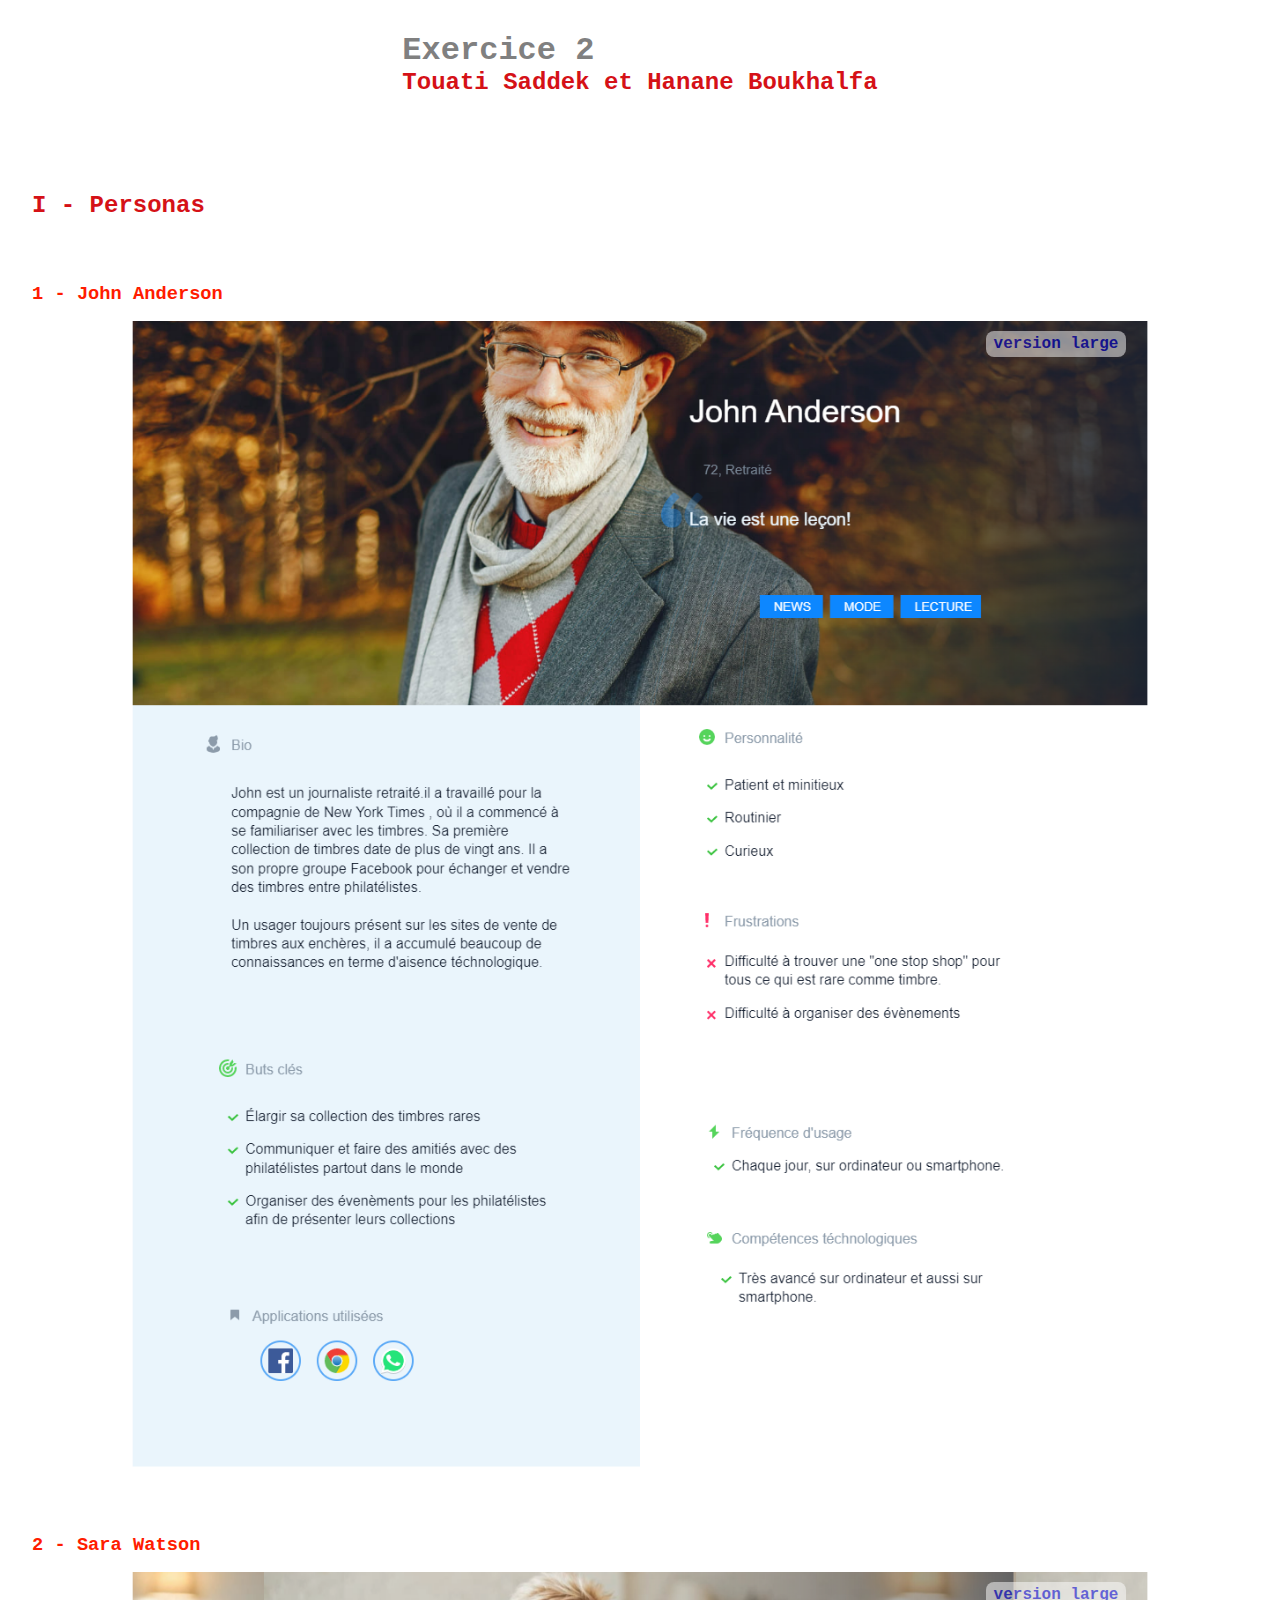
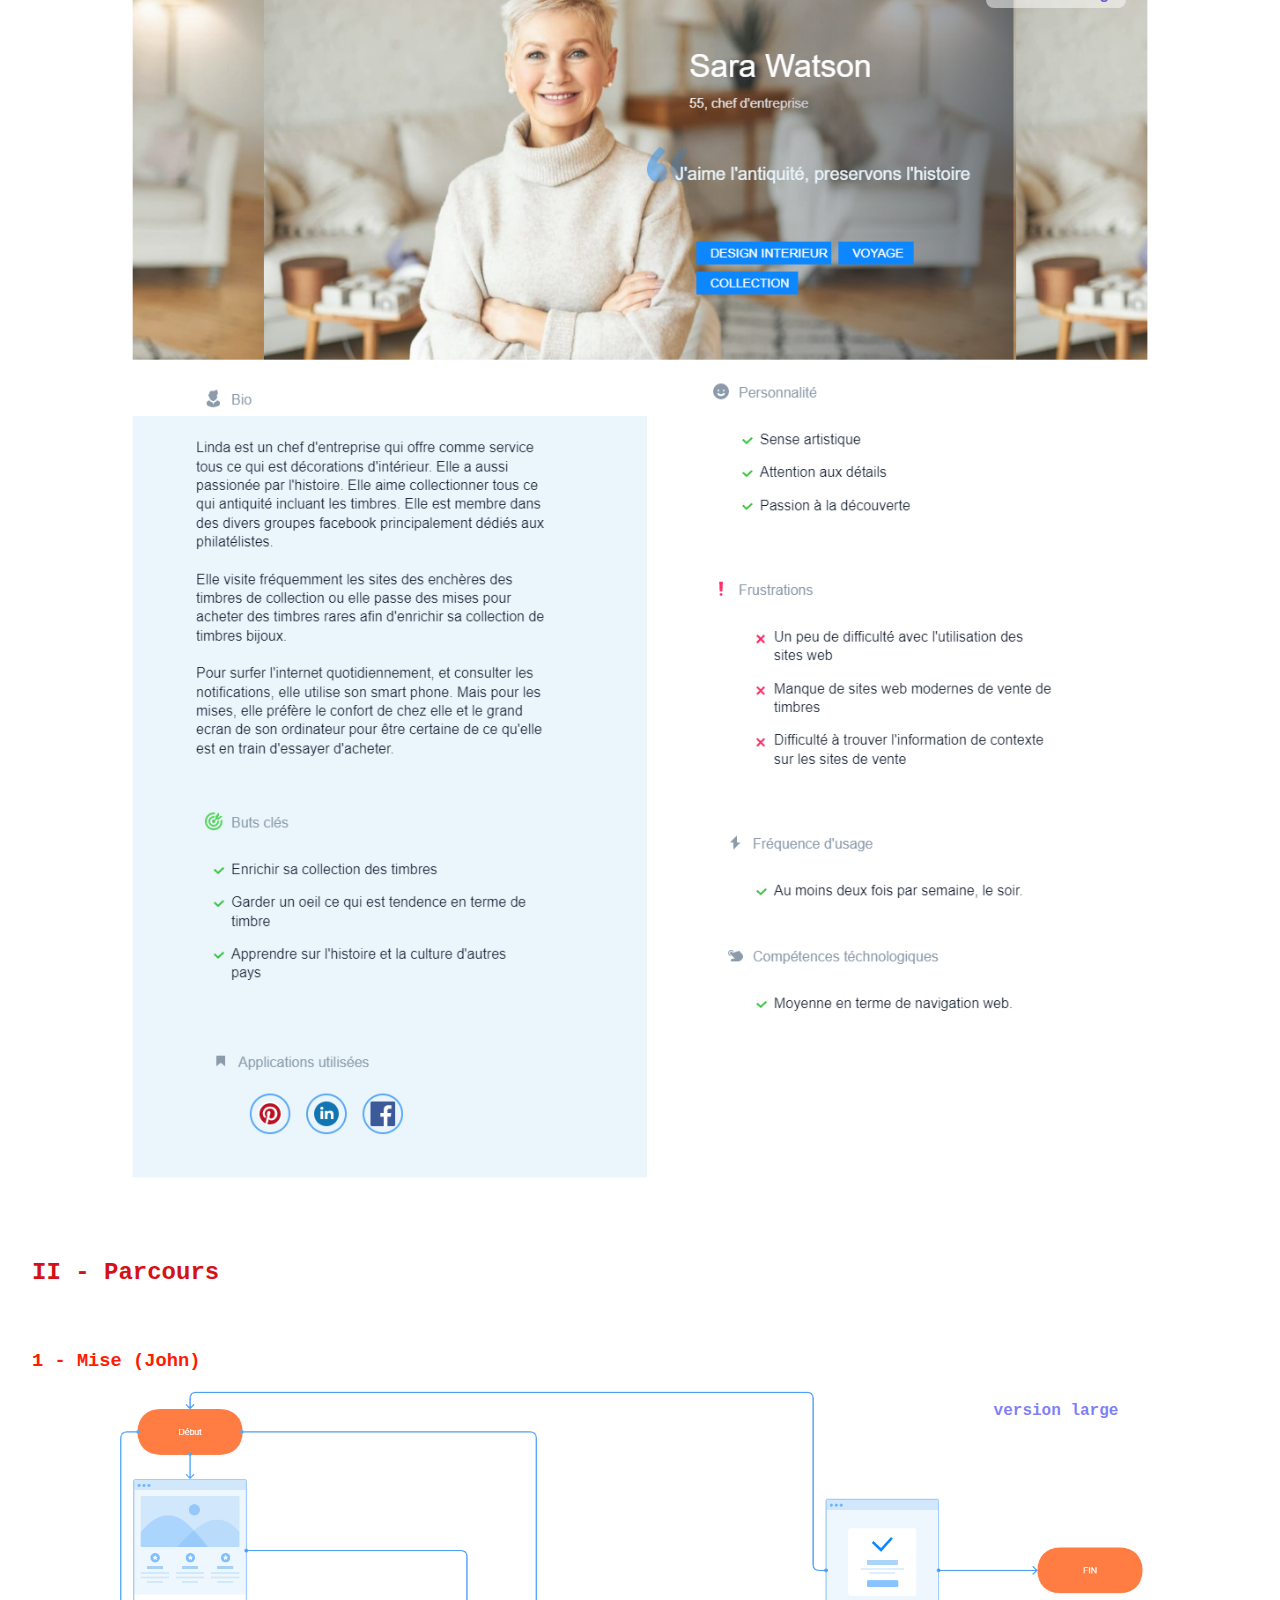
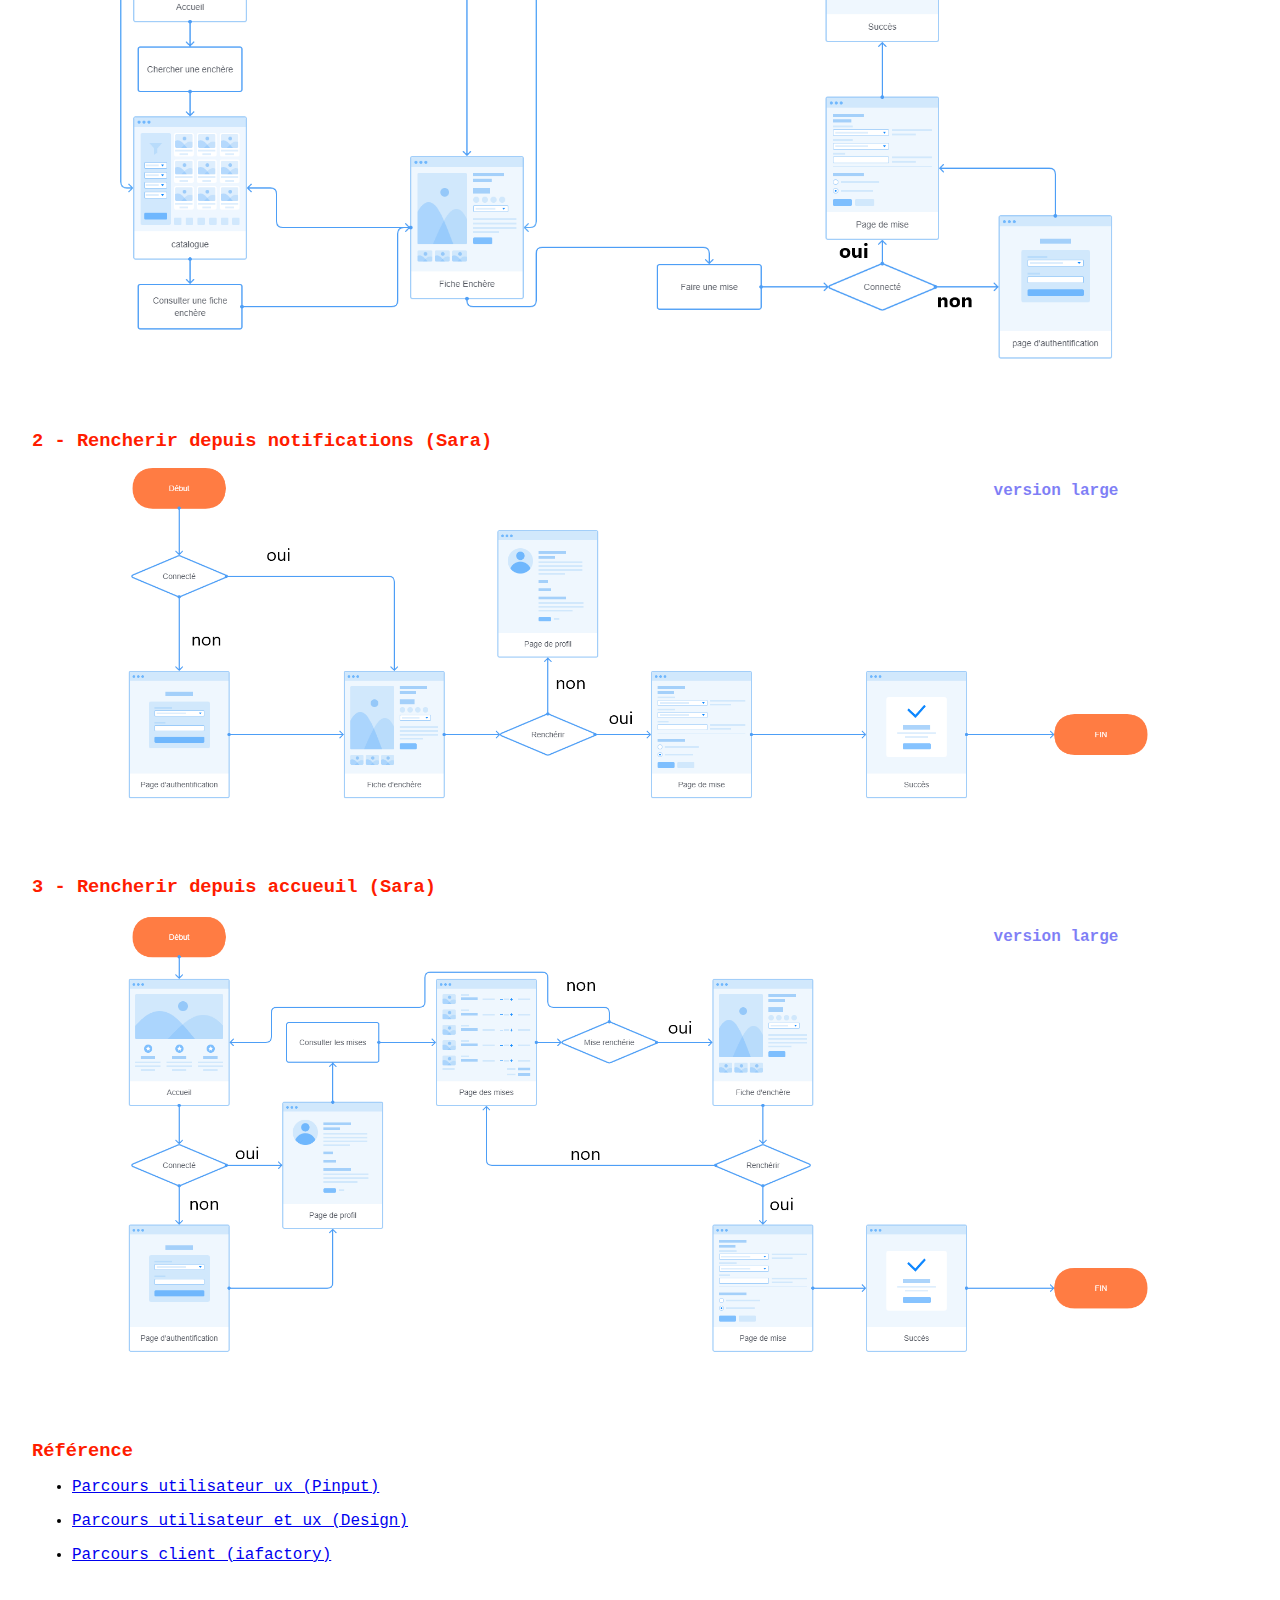
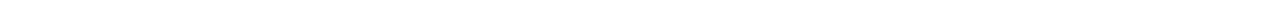
<file: Livrable/Exercice 2/index.html>
<!DOCTYPE html>
<html lang="en">
<head>
    <meta charset="UTF-8">
    <meta http-equiv="X-UA-Compatible" content="IE=edge">
    <meta name="viewport" content="width=device-width, initial-scale=1.0">
    <title>Personas et Parcours</title>

    <style>
        body{
            margin: 0;
            padding: 2rem;
            font-family: 'Courier New', Courier, monospace;
            display: flex;
            flex-direction: column;
            gap: 6rem;
            align-items: center;
        }
        
        body>*{
            max-width: 80rem;
        }

        h1, h2, h3, h4{
            margin: 0;
        }
        h1{
            color: gray;
        }
        h2{
            color: #d51117;
        }
        h3 {
            color: #ff1c00;
        }
        img{
            display: block;
            width: 90%;
            margin: auto;
            margin-top: 1rem;
        }
        main > * + *{
            margin-top: 5rem;
        }
        section{
            margin-top: 4rem;
            position: relative;
        }
        section a{
            position: absolute;
            top: 3rem;
            right: 10%;
            background-color: #fff;
            padding: 0.25rem 0.5rem;
            border-radius: 0.5rem;
            text-decoration: none;
            font-weight: bold;
            opacity: .5;
        }
        img:hover + a{
            opacity: 1;
        }
        
        li+li{
            margin-top: 1rem;
        }
    </style>

</head>
<body>

    <header>
    <h1>Exercice 2</h1>
    <h2>Touati Saddek et Hanane Boukhalfa</h2>
</header>

<main>

    <article>
    
        <header>
            <h2>I - Personas</h2>
        </header>

        <section>
            <h3>1 - John Anderson</h3>
            <img src="persona/john.png">
            <a href="persona/john.png">version large</a>
        </section>
        
        <section>
            <h3>2 - Sara Watson</h3>
            <img src="persona/sara.png">
            <a href="persona/sara.png">version large</a>
        </section>
    
    </article>

    <article>
        
        <header>
            <h2>II - Parcours</h2>
        </header>        
        
        <section>
            <h3>1 - Mise (John)</h3>
            <img src="parcours/mise.png">
            <a href="persona/mise.png">version large</a>
        </section>

        <section>
            <h3>2 - Rencherir depuis notifications (Sara)</h3>
            <img src="parcours/rencherir-notification.png">
            <a href="persona/rencherir-notification.png">version large</a>
        </section>

        <section>
            <h3>3 - Rencherir depuis accueuil (Sara)</h3>
            <img src="parcours/renchirir-accueuil.png">
            <a href="persona/renchirir-accueuil.png">version large</a>
        </section>

    </article>
    <footer>
        <h3>Référence</h3>

        <ul>

            <li>
                <a href="https://pinput.co/blog/parcours-utilisateur-ux">Parcours utilisateur ux (Pinput)</a>
            </li>

            <li>
                <a href="https://www.use.design/parcours-utilisateur-et-ux/">Parcours utilisateur et ux (Design)</a>
            </li>

            <li>
                <a href="http://www.iafactory.fr/service-ux/etude-ux/parcours-client.php">Parcours client (iafactory)</a>
            </li>

        </ul>
    </footer>

</main>
</body>
</html>
</file>
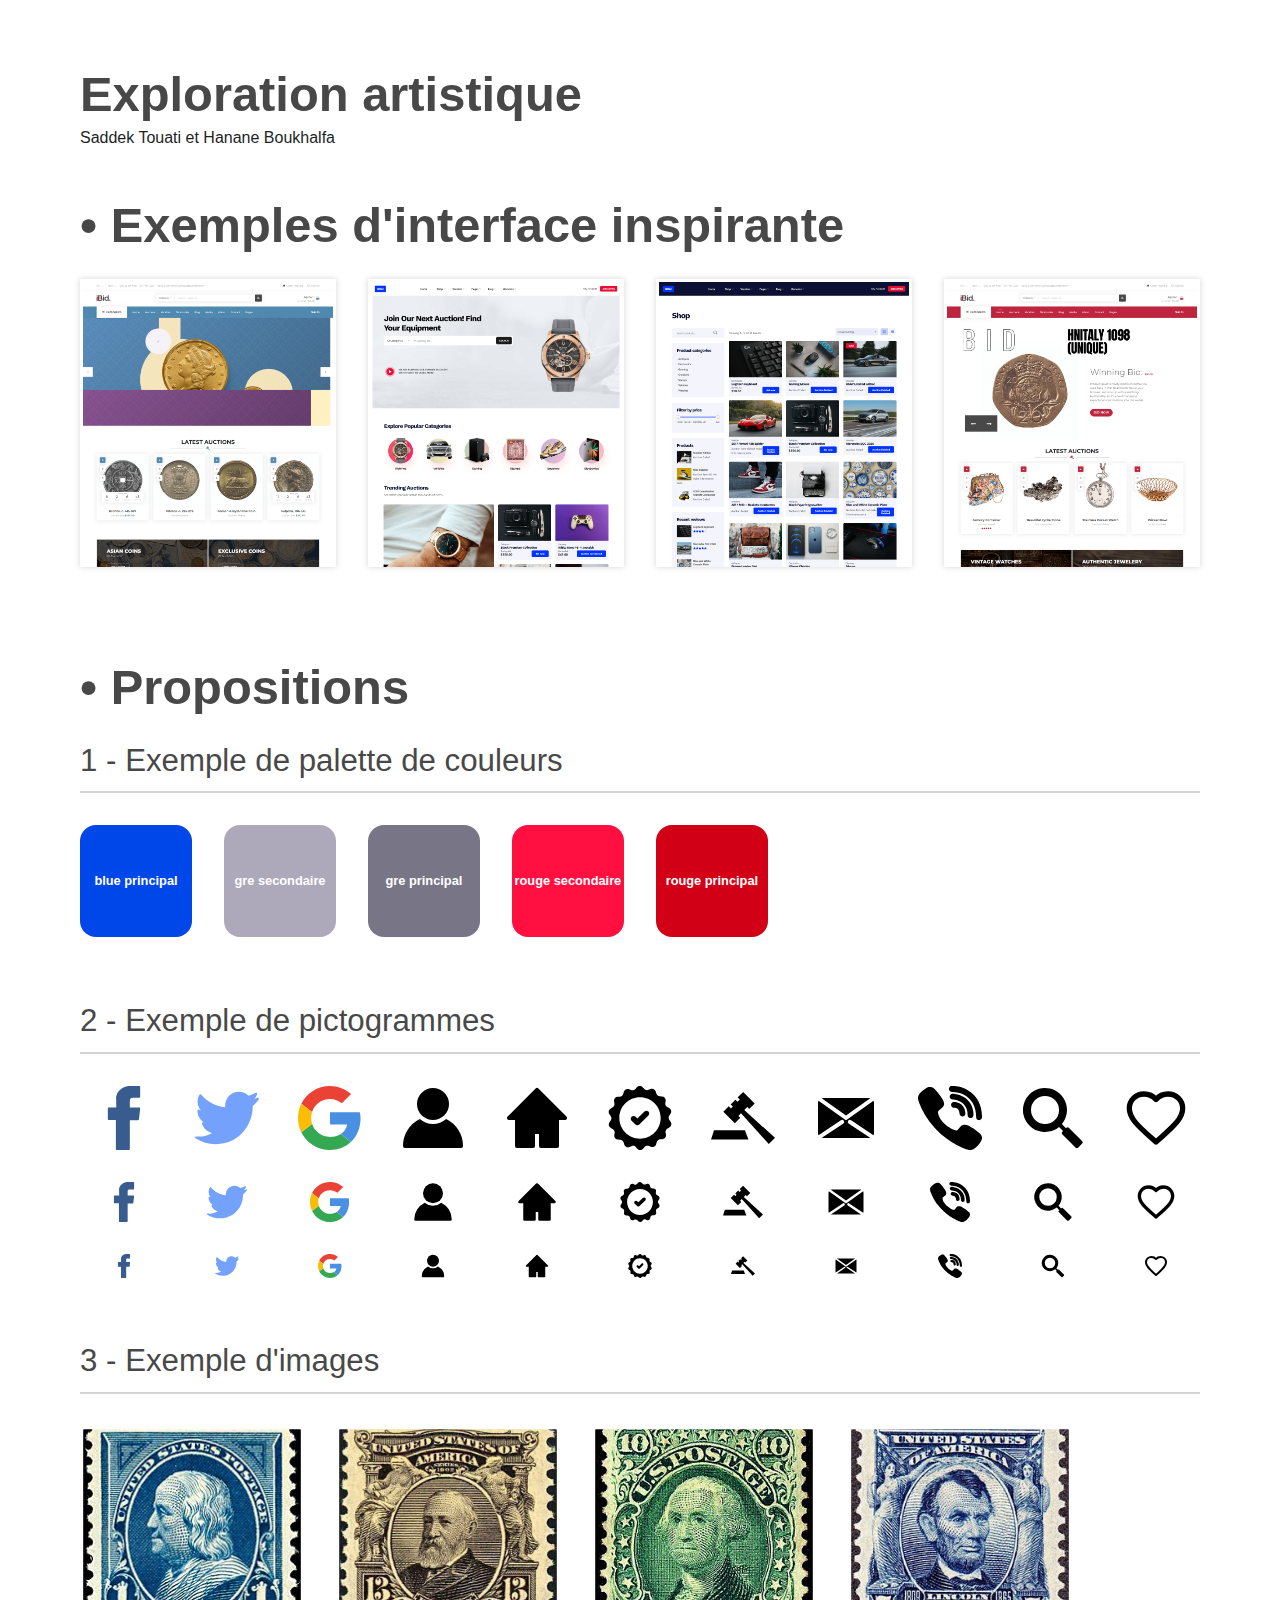
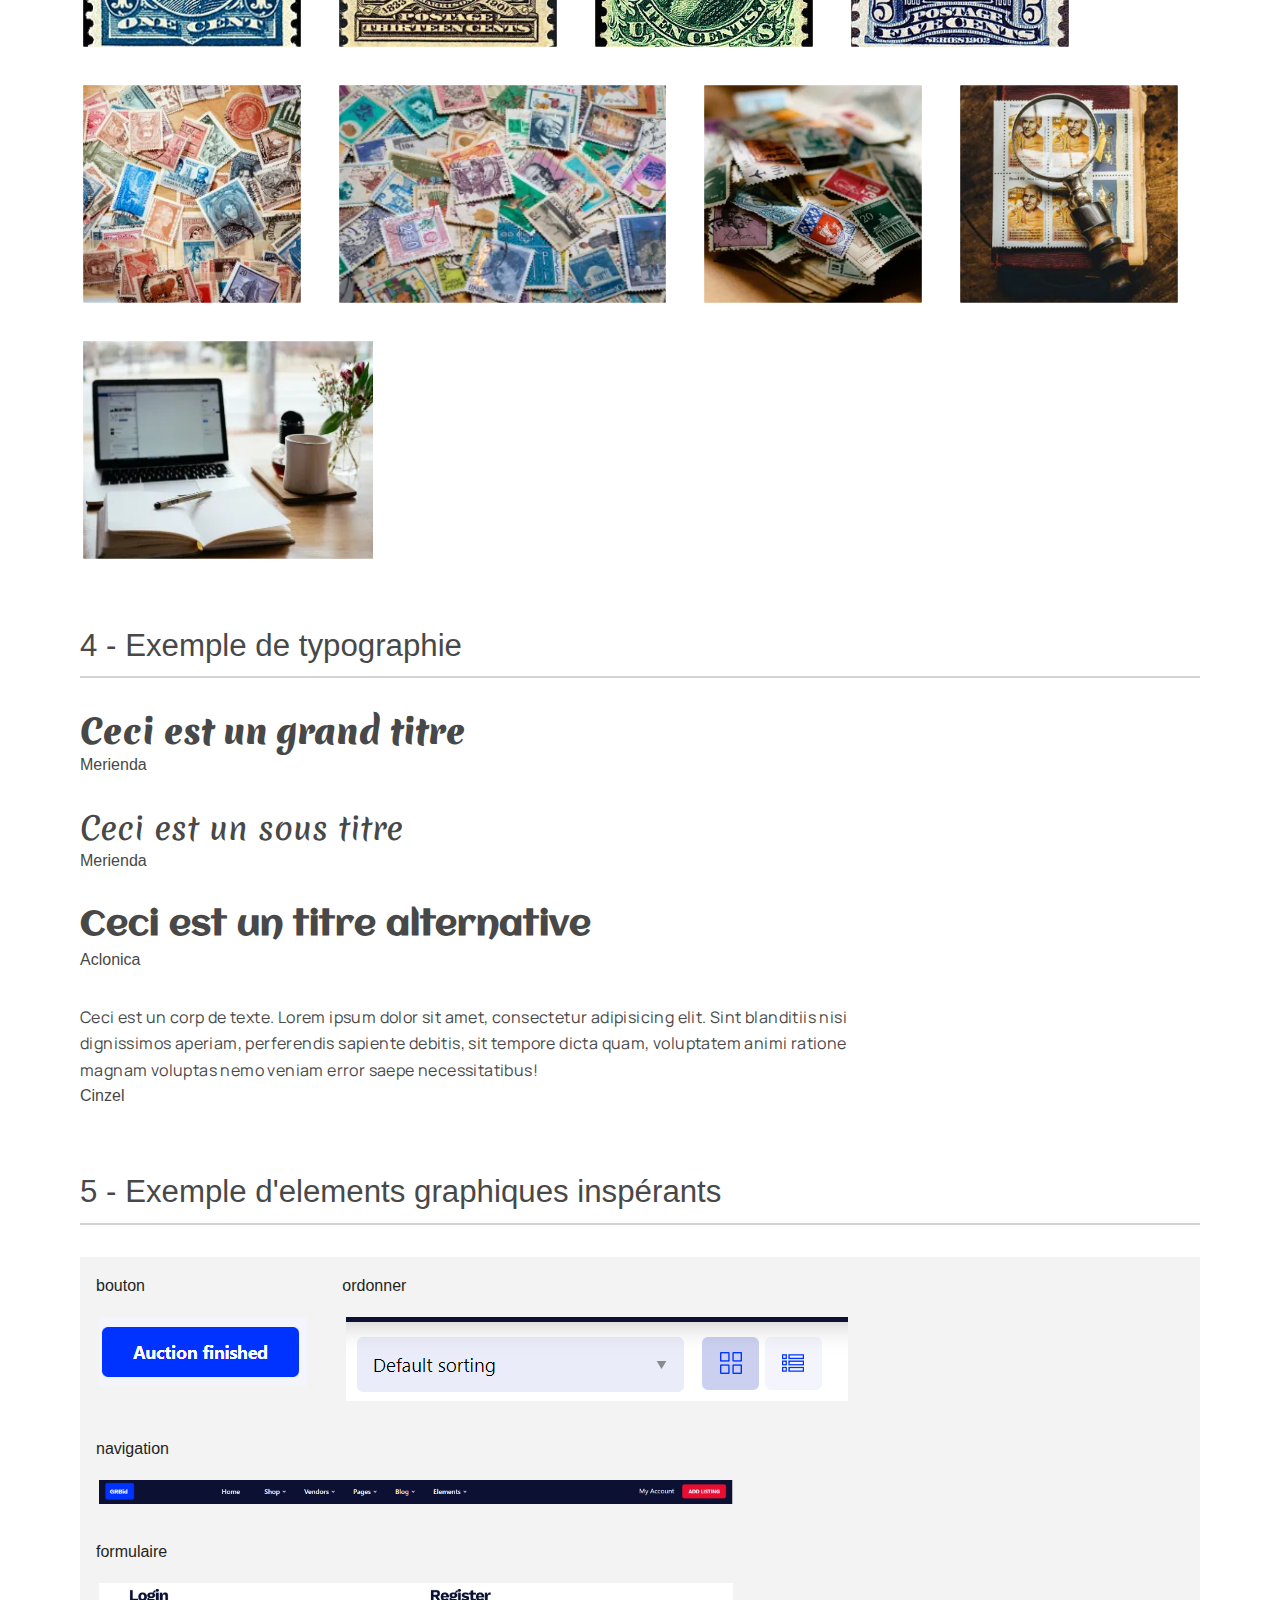
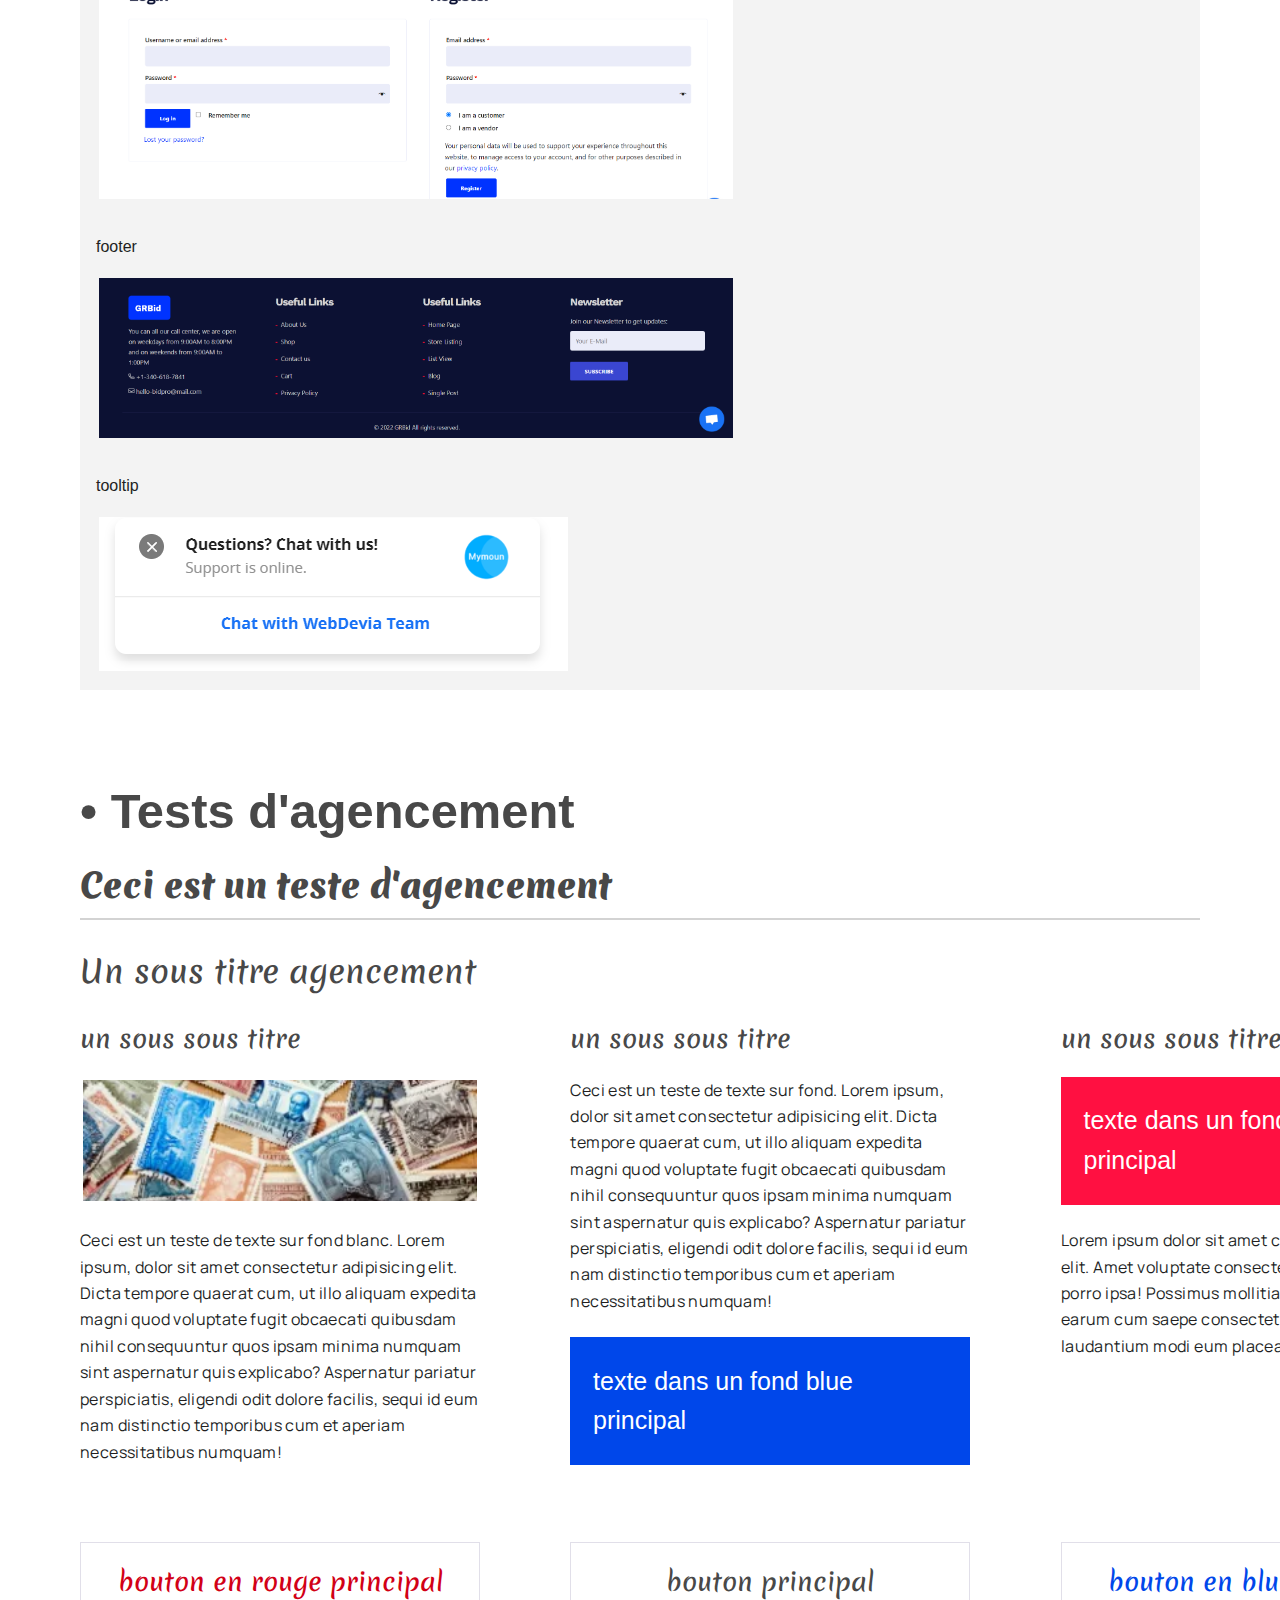
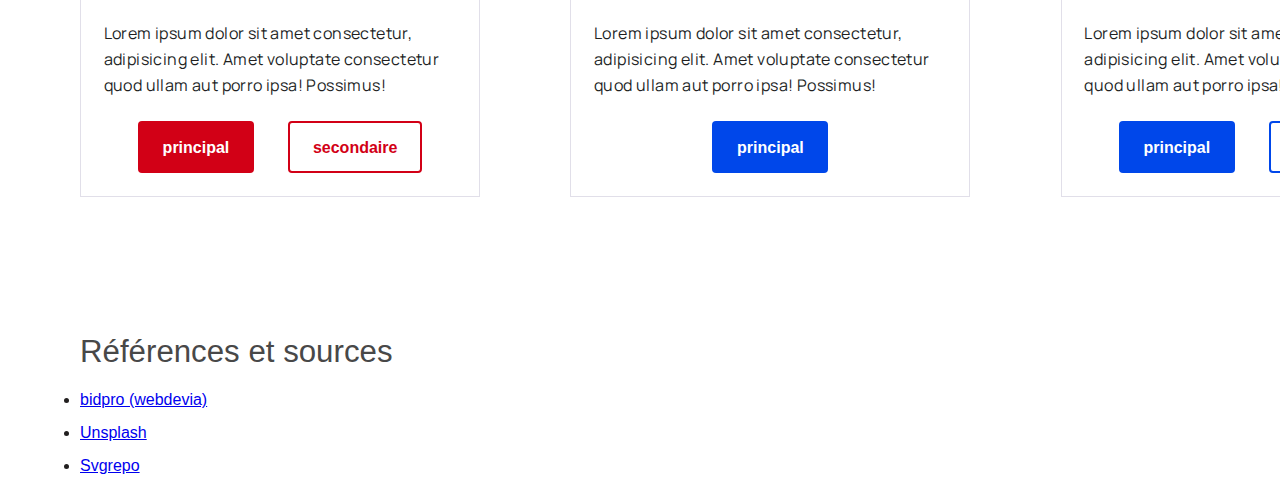
<file: Livrable/Exercice 3/index.html>
<!DOCTYPE html>
<html lang="fr">
<head>
    <meta charset="UTF-8">
    <meta http-equiv="X-UA-Compatible" content="IE=edge">
    <meta name="viewport" content="width=device-width, initial-scale=1.0">

    <link href="https://fonts.googleapis.com/css2?family=Cinzel&display=swap" rel="stylesheet">
    <link href="https://fonts.googleapis.com/css2?family=Manrope&display=swap" rel="stylesheet">


    <link href="https://fonts.googleapis.com/css2?family=Merienda:wght@400;700&display=swap" rel="stylesheet">
    <link href="https://fonts.googleapis.com/css2?family=Aclonica&display=swap" rel="stylesheet">

    <link rel="stylesheet" href="style.css">
    <title>Exploration artistique</title>
</head>
<body>

    <header>
        <h1>Exploration artistique</h1>
        <span>Saddek Touati et Hanane Boukhalfa</span>
    </header>

    <main>
        
        <div>

            <header>
                <h1> • Exemples d'interface inspirante</h1>
            </header>

            <article>

                <section class="interface-insperation">
    
                    <a href="imgs/insperation/exemple-1.png" target="_blank"><img src="imgs/insperation/exemple-1.png"></a>
                    <a href="imgs/insperation/exemple-2.png" target="_blank"><img src="imgs/insperation/exemple-2.png"></a>
                    <a href="imgs/insperation/exemple-3.png" target="_blank"><img src="imgs/insperation/exemple-3.png"></a>
                    <a href="imgs/insperation/exemple-4.png" target="_blank"><img src="imgs/insperation/exemple-4.png"></a>
               
                </section>
                
            </article>
    

        </div>


        <div>

            <header>
                <h1> • Propositions</h1>
            </header>

        <article>

            <header>
                <h2>1 - Exemple de palette de couleurs</h2>
            </header>

            <section class="palette">
                <div style="background-color: var(--blue-principal)">
                    blue principal
                </div>
                <div style="background-color:var(--gre-secondaire)">
                    gre secondaire
                </div>
                <div style="background-color:var(--gre-principal)">
                    gre principal
                </div> 
                <div style="background-color:var(--rouge-secondaire)">
                    rouge secondaire
                </div>
                <div style="background-color:var(--rouge-principal)">
                    rouge principal
                </div>
            </section>
            
        </article>


        <article>

            <header>
                <h2>2 - Exemple de pictogrammes</h2>
            </header>

            <section class="pictogrammes">

                <div>
                    <span class="facebook"></span><span class="twitter"></span><span class="google"></span><span class="signin"></span><span class="home"></span><span class="special"></span><span class="bid"></span><span class="email"></span><span class="phone"></span><span class="search"></span><span class="favourite"></span>
                </div>

                <div>
                    <span class="facebook"></span><span class="twitter"></span><span class="google"></span><span class="signin"></span><span class="home"></span><span class="special"></span><span class="bid"></span><span class="email"></span><span class="phone"></span><span class="search"></span><span class="favourite"></span>
                </div>

                <div>
                    <span class="facebook"></span><span class="twitter"></span><span class="google"></span><span class="signin"></span><span class="home"></span><span class="special"></span><span class="bid"></span><span class="email"></span><span class="phone"></span><span class="search"></span><span class="favourite"></span>
                </div>

            </section>
            
        </article>


        <article>

            <header>
                <h2>3 - Exemple d'images</h2>
            </header>

            <section class="images">
                <img src="imgs/stamp-us-1.jpg">
                <img src="imgs/stamp-us-2.jpg">
                <img src="imgs/stamp-us-3.jpg">
                <img src="imgs/stamp-us-4.jpg">
                <img src="imgs/stamps-1.webp">
                <img src="imgs/stamps-2.webp">
                <img src="imgs/stamps-3.webp">
                <img src="imgs/stamps-4.webp">
                <img src="imgs/search.webp">
            </section>

        </article>


        <article>

            <header>
                <h2>4 - Exemple de typographie</h2>
            </header>

            <section class="typography">

                <div>
                    <h1>
                        Ceci est un grand titre
                    </h1>
                    <span>Merienda</span>
                </div>

                <div>
                    <h2>
                        Ceci est un sous titre
                    </h2>
                    <span>Merienda</span>
                </div>

                <div>
                    <h1>
                        Ceci est un titre alternative
                    </h1>
                    <span>Aclonica</span>
                </div>

                <div>
                    <p>
                        Ceci est un corp de texte. Lorem ipsum dolor sit amet, consectetur adipisicing elit. Sint blanditiis nisi dignissimos aperiam, perferendis sapiente debitis, sit tempore dicta quam, voluptatem animi ratione magnam voluptas nemo veniam error saepe necessitatibus!
                    </p>
                    <span>Cinzel</span>
                </div>

            </section>

        </article>


        <article>

            <header>
                <h2>5 - Exemple d'elements graphiques inspérants</h2>
            </header>

            <section class="insperation">

                <div>
                    <span>bouton</span>
                    <img src="imgs/insperation/boutton.png" alt="">
                </div>

                <div>
                    <span>ordonner</span>
                    <img src="imgs/insperation/sort.png" alt="">
                </div>

                <div>
                    <span>navigation</span>
                    <img src="imgs/insperation/navigation.png" alt="">
                </div>

                <div>
                    <span>formulaire</span>
                    <img src="imgs/insperation/formulaire.png" alt="">
                </div>

                <div>
                    <span>footer</span>
                    <img src="imgs/insperation/footer.png" alt="">
                </div>

                <div>
                    <span>tooltip</span>
                    <img src="imgs/insperation/tooltip.png" alt="">
                </div>

            </section>

        </article>

    </div>


    <div>

        <header>
            <h1> • Tests d'agencement</h1>
        </header>

        <article class="teste-agencement">

            <header>
                <h1>Ceci est un teste d'agencement</h1>
            </header>
            
            <h2>Un sous titre agencement</h2>

            <section>
                

                <div>
                    <h3>un sous sous titre</h3>
                    <img src="imgs/stamps-1.webp">
                    <p>
                        Ceci est un teste de texte sur fond blanc. Lorem ipsum, dolor sit amet consectetur adipisicing elit. Dicta tempore quaerat cum, ut illo aliquam expedita magni quod voluptate fugit obcaecati quibusdam nihil consequuntur quos ipsam minima numquam sint aspernatur quis explicabo? Aspernatur pariatur perspiciatis, eligendi odit dolore facilis, sequi id eum nam distinctio temporibus cum et aperiam necessitatibus numquam!
                    </p>
                </div>

                <div>
                    <h3>un sous sous titre</h3>
                    <p>
                        Ceci est un teste de texte sur fond. Lorem ipsum, dolor sit amet consectetur adipisicing elit. Dicta tempore quaerat cum, ut illo aliquam expedita magni quod voluptate fugit obcaecati quibusdam nihil consequuntur quos ipsam minima numquam sint aspernatur quis explicabo? Aspernatur pariatur perspiciatis, eligendi odit dolore facilis, sequi id eum nam distinctio temporibus cum et aperiam necessitatibus numquam!
                    </p>
                    <span class="avec-fond blue">
                        texte dans un fond blue principal
                    </span>
                </div>

                <div>
                    <h3>un sous sous titre</h3>
                    <span class="avec-fond rouge">
                        texte dans un fond blue rouge principal
                    </span>
                    <p>Lorem ipsum dolor sit amet consectetur, adipisicing elit. Amet voluptate consectetur quod ullam aut porro ipsa! Possimus mollitia dignissimos minima earum cum saepe consectetur voluptates, nam laudantium modi eum placeat!</p>
                </div>

            </section>
            
            <section>

                <div class="avec-bordure">
                    <h3  class="texte-rouge-principal">bouton en rouge principal</h3>
                    <p>Lorem ipsum dolor sit amet consectetur, adipisicing elit. Amet voluptate consectetur quod ullam aut porro ipsa! Possimus!</p>
                    <label class="main-action">principal</label>
                    <label class="secondary-action">secondaire</label>
                </div>

                <div class="avec-bordure">
                    <h3>bouton principal</h3>
                    <p>Lorem ipsum dolor sit amet consectetur, adipisicing elit. Amet voluptate consectetur quod ullam aut porro ipsa! Possimus!</p>
                    <label class="main-action blue">principal</label>
                </div>
                
                <div class="avec-bordure">
                    <h3 class="texte-blue-principal">bouton en blue principal</h3>
                    <p>Lorem ipsum dolor sit amet consectetur, adipisicing elit. Amet voluptate consectetur quod ullam aut porro ipsa! Possimus!</p>
                    <label class="main-action blue">principal</label>
                    <label class="secondary-action blue">secondaire</label>
                </div>

            </section>

        </article>

    </div>

    </main>
    
    <footer>

        <h2>Références et sources</h2>
        <ul>
            <li><a href="https://bidpro.webdevia.com/">bidpro (webdevia)</a></li>
            <li><a href="https://unsplash.com" target="_blank">Unsplash</a></li>
            <li><a href="https://www.svgrepo.com" target="_blank">Svgrepo</a></li>
        </ul>

    </footer>

</body>
</html>
</file>
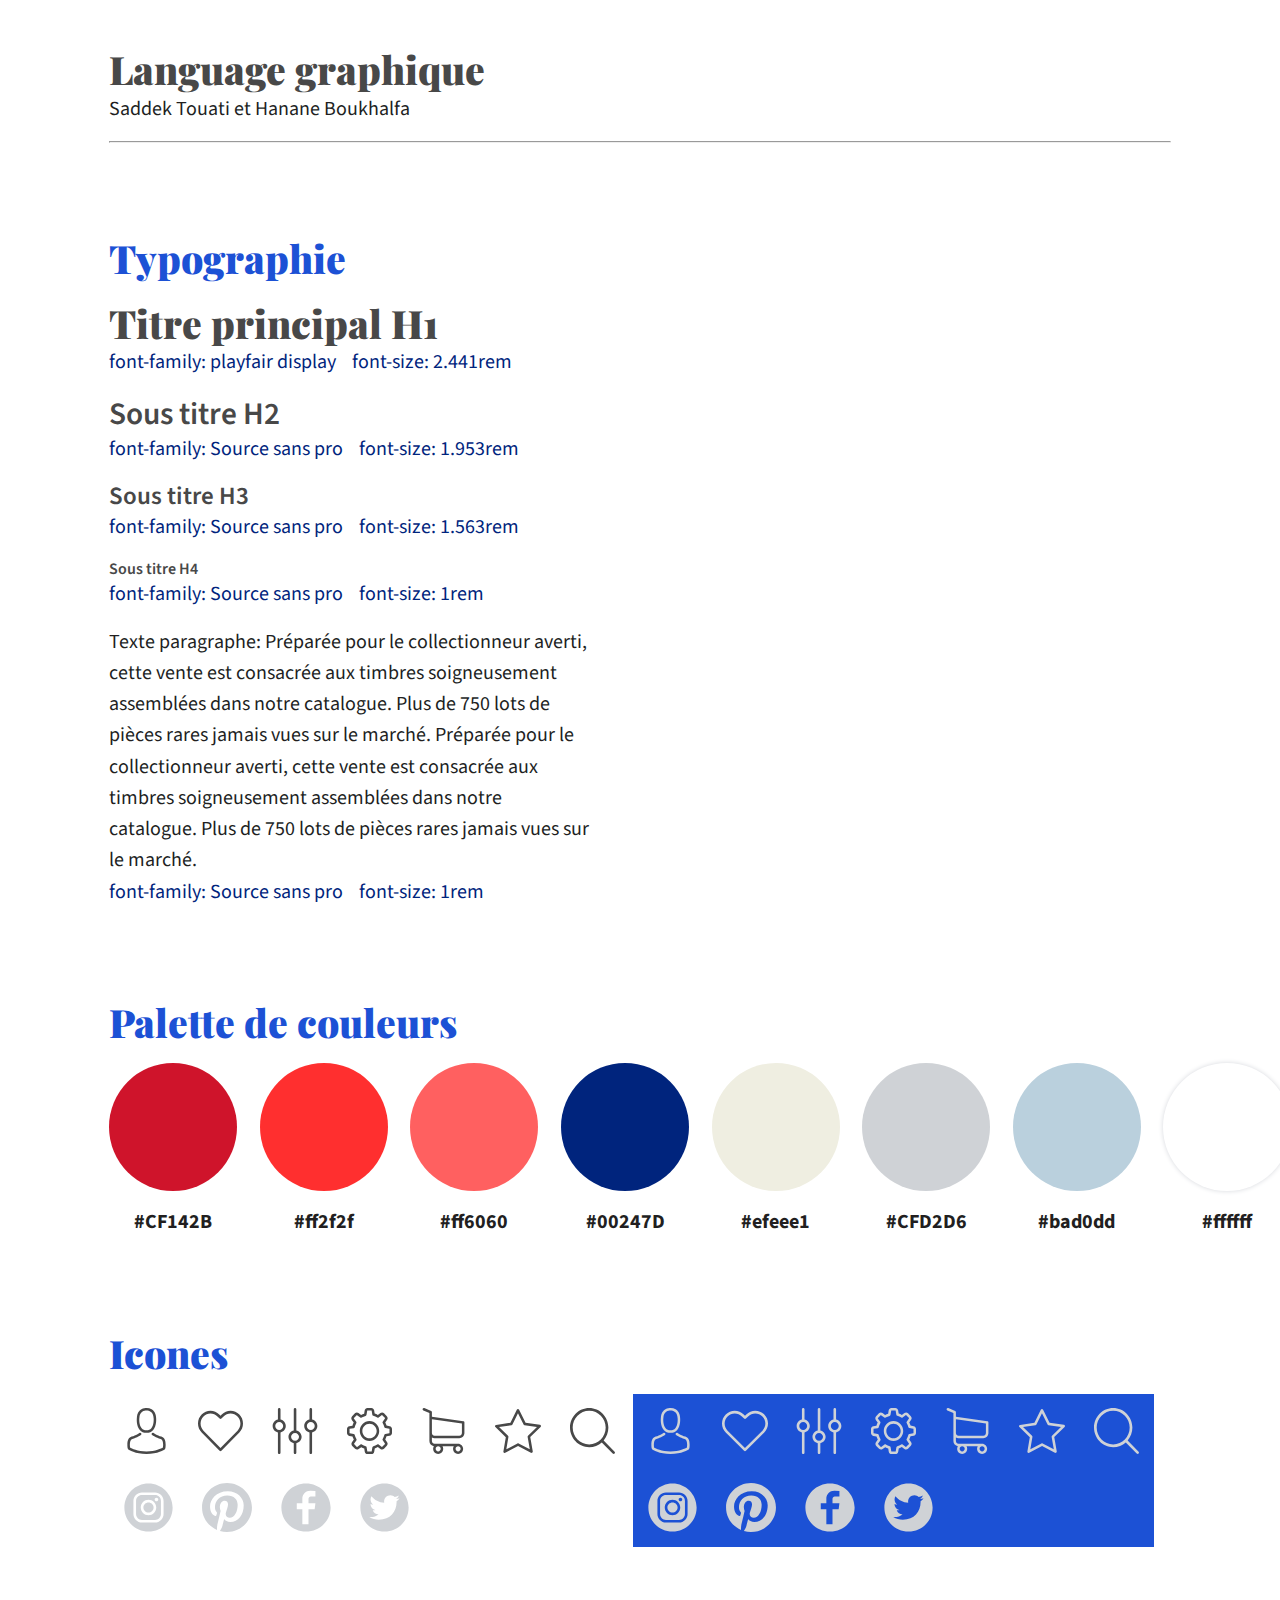
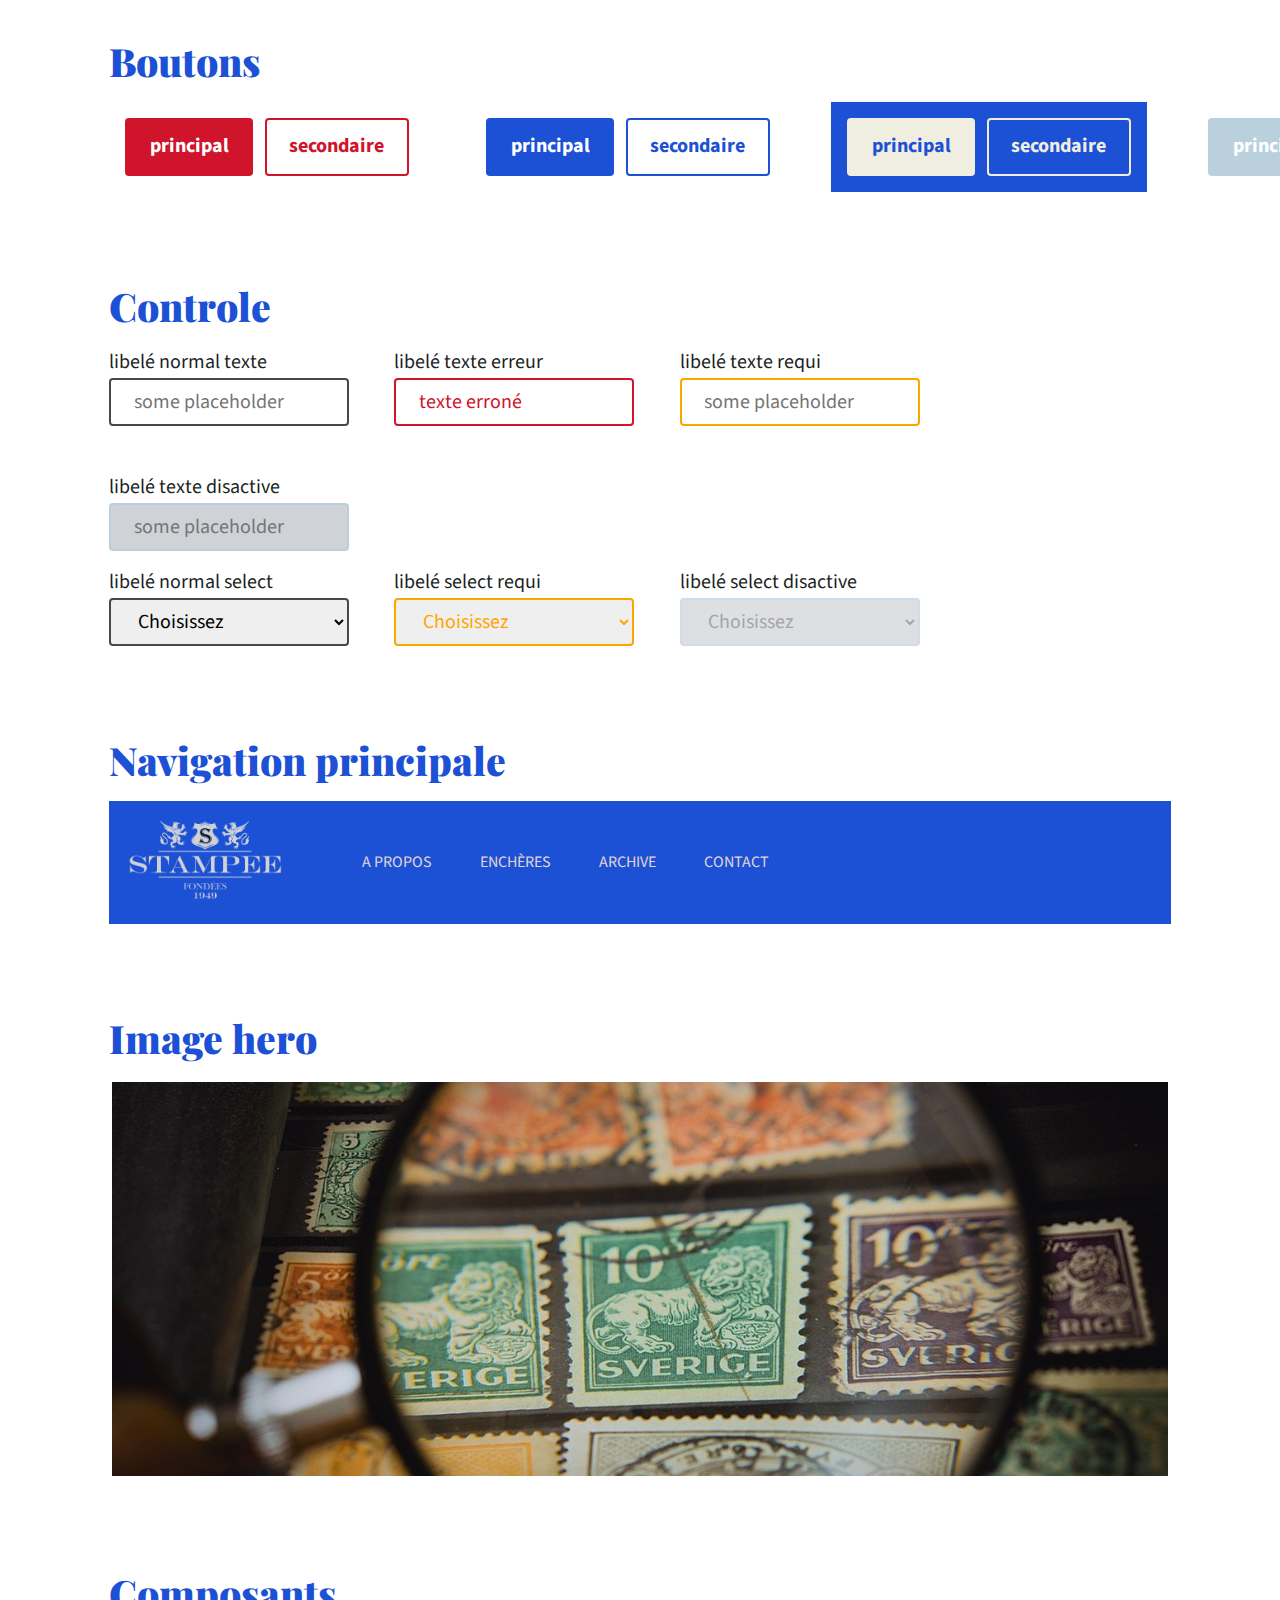
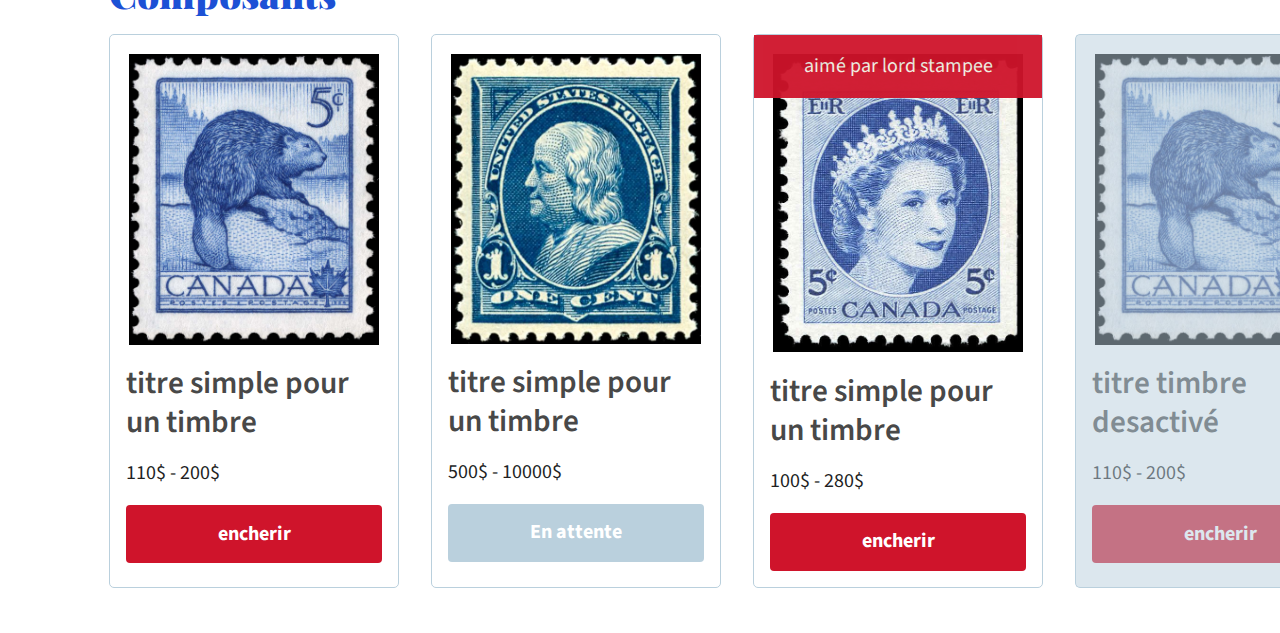
<file: Livrable/Exrecice 4/index.html>
<!DOCTYPE html>
<html lang="fr">
<head>
    <meta charset="UTF-8">
    <meta http-equiv="X-UA-Compatible" content="IE=edge">
    <meta name="viewport" content="width=device-width, initial-scale=1.0">
    <!-- titre playfair Display -->
    <link href="https://fonts.googleapis.com/css2?family=Playfair+Display:wght@600&display=swap" rel="stylesheet">
    <!-- texte Source Sans Pro -->
    <link href="https://fonts.googleapis.com/css2?family=Source+Sans+Pro&display=swap" rel="stylesheet">
    <link rel="stylesheet" href="style.css">
    <title>Langage graphique</title>
</head>
<body>    
       
    <main>
    <header>
        <h1>Language graphique</h1>
        <span>Saddek Touati et Hanane Boukhalfa</span>
        <hr>
    </header> 

    <article class="playfair-display">
            
        <h1 class="titre-document">Typographie</h1>
        
        <h1>Titre principal H1</h1>

        <span class="typography">
            <span>font-family: playfair display</span>
            <span>font-size:  2.441rem</span>
        </span>

        <h2>Sous titre H2</h2>
        <span class="typography">
            <span>font-family: Source sans pro</span>
            <span>font-size:  1.953rem</span>
        </span>

        <h3>Sous titre H3</h3>

        <span class="typography">
            <span>font-family:  Source sans pro</span>
            <span>font-size:  1.563rem</span>
        </span>

        <h4>Sous titre H4</h4>

            <span class="typography">
                <span>font-family:  Source sans pro</span>
                <span>font-size:  1rem</span>
            </span>
    
        <p>
            Texte paragraphe: Préparée pour le collectionneur averti, cette vente est consacrée aux timbres soigneusement assemblées dans notre catalogue. Plus de 750 lots de pièces rares jamais vues sur le marché. Préparée pour le collectionneur averti, cette vente est consacrée aux timbres soigneusement assemblées dans notre catalogue. Plus de 750 lots de pièces rares jamais vues sur le marché.
        </p>
        <span class="typography">
            <span>font-family: Source sans pro</span>
            <span>font-size:  1rem</span>
        </span>

     </article>



     <section >

            <h1 class="titre-document">Palette de couleurs</h1>

            <div class="palette">

                <div>
                    <div class="iron" style="background-color: #CF142B;"></div>
                    <span>#CF142B</span>
                </div>
                <div>
                    <div class="iron" style="background-color: #ff2f2f;"></div>
                    <span>#ff2f2f</span>
                </div>
                <div>
                    <div class="iron" style="background-color: #ff6060;"></div>
                    <span>#ff6060</span>
                </div>
                <div>
                    <div class="iron" style="background-color: #00247D;"></div>
                    <span>#00247D</span>
                </div>
                <div>
                    <div class="iron" style="background-color: #efeee1;"></div>
                    <span>#efeee1</span>
                </div>
                <div>
                    <div class="iron" style="background-color: #CFD2D6;"></div>
                    <span>#CFD2D6</span>
                </div>
                <div>
                    <div class="iron" style="background-color: #bad0dd;"></div>
                    <span>#bad0dd</span>
                </div>
                <div>
                    <div class="iron" style="background-color: white; box-shadow: 0 0 5px 0px #d6d8dd;"></div>
                    <span>#ffffff</span>
                </div>

            </div>

         </section>


         <article>

            <h1 class="titre-document">Icones</h1>

            <section class="conteneur-icones">
                <div class="icones">
                    <span>
                        <img src="assets/icones-sans-fond/normal/avatar.svg" alt="">
                        <img src="assets/icones-sans-fond/active/avatar.svg" alt="">
                    </span>
    
                    <span>
                        <img src="assets/icones-sans-fond/normal/heart.svg" alt="">
                        <img src="assets/icones-sans-fond/active/heart.svg" alt="">
                    </span>
                    
                    <span>
                        <img src="assets/icones-sans-fond/normal/setting.svg" alt="">
                        <img src="assets/icones-sans-fond/active/setting.svg" alt="">
                    </span>
                    
                    <span>
                        <img src="assets/icones-sans-fond/normal/settings.svg" alt="">
                        <img src="assets/icones-sans-fond/active/settings.svg" alt="">
                    </span>
    
                    <span>
                        <img src="assets/icones-sans-fond/normal/shopping-cart.svg" alt="">
                        <img src="assets/icones-sans-fond/active/shopping-cart.svg" alt="">
                    </span>
                    
                    <span>
                        <img src="assets/icones-sans-fond/normal/star.svg" alt="">
                        <img src="assets/icones-sans-fond/active/star.svg" alt="">
                    </span>
    
                    <span>
                        <img src="assets/icones-sans-fond/normal/zoom.svg" alt="">
                        <img src="assets/icones-sans-fond/active/zoom.svg" alt="">
                    </span>
    
                </div>
    
                <div class="icones">
    
                    <span>
                        <img src="assets/icones-fond/normal/instagram.svg" alt="">
                        <img src="assets/icones-fond/active/instagram.svg" alt="">
                    </span>
    
                    <span>
                        <img src="assets/icones-fond/normal/pinterest.svg" alt="">
                        <img src="assets/icones-fond/active/pinterest.svg" alt="">
                    </span>
    
                    <span>
                        <img src="assets/icones-fond/normal/facebook.svg" alt="">
                        <img src="assets/icones-fond/active/facebook.svg" alt="">
                    </span>
    
                    <span>
                        <img src="assets/icones-fond/normal/twitter.svg" alt="">
                        <img src="assets/icones-fond/active/twitter.svg" alt="">
                    </span>
    
                </div>
    
            </section>


            <section class="conteneur-icones">

                <div class="icones">
                    <span>
                        <img src="assets/icones-fond/normal/avatar.svg" alt="">
                        <img src="assets/icones-fond/active/avatar.svg" alt="">
                    </span>
            
                    <span>
                        <img src="assets/icones-fond/normal/heart.svg" alt="">
                        <img src="assets/icones-fond/active/heart.svg" alt="">
                    </span>
                    
                    <span>
                        <img src="assets/icones-fond/normal/setting.svg" alt="">
                        <img src="assets/icones-fond/active/setting.svg" alt="">
                    </span>
                    
                    <span>
                        <img src="assets/icones-fond/normal/settings.svg" alt="">
                        <img src="assets/icones-fond/active/settings.svg" alt="">
                    </span>
            
                    <span>
                        <img src="assets/icones-fond/normal/shopping-cart.svg" alt="">
                        <img src="assets/icones-fond/active/shopping-cart.svg" alt="">
                    </span>
                    
                    <span>
                        <img src="assets/icones-fond/normal/star.svg" alt="">
                        <img src="assets/icones-fond/active/star.svg" alt="">
                    </span>
            
                    <span>
                        <img src="assets/icones-fond/normal/zoom.svg" alt="">
                        <img src="assets/icones-fond/active/zoom.svg" alt="">
                    </span>
            
                </div>
            
                <div class="icones">
            
                    <span>
                        <img src="assets/icones-fond/normal/instagram.svg" alt="">
                        <img src="assets/icones-fond/active/instagram.svg" alt="">
                    </span>
            
                    <span>
                        <img src="assets/icones-fond/normal/pinterest.svg" alt="">
                        <img src="assets/icones-fond/active/pinterest.svg" alt="">
                    </span>
            
                    <span>
                        <img src="assets/icones-fond/normal/facebook.svg" alt="">
                        <img src="assets/icones-fond/active/facebook.svg" alt="">
                    </span>
            
                    <span>
                        <img src="assets/icones-fond/normal/twitter.svg" alt="">
                        <img src="assets/icones-fond/active/twitter.svg" alt="">
                    </span>
            
                </div>
            
            </section>
            
        </article>


        <article>

            <h1 class="titre-document">Boutons</h1>

            <div class="boutons">
                <div>
                    <label class="main-action">principal</label>
                    <label class="secondary-action">secondaire</label>
                </div>

                <div>
                    <label class="main-action blue">principal</label>
                    <label class="secondary-action blue">secondaire</label>
                </div>

                <div class="boutons-fond">
                    <label class="main-action iron">principal</label>
                    <label class="secondary-action iron">secondaire</label>
                </div>

                <div>
                    <label class="main-action disactive">principal</label>
                    <label class="secondary-action disactive">secondaire</label>
                </div>
            </div>

        </article>



        <article>

            <h1 class="titre-document">Controle</h1>

            <div class="controles">

                <div>
                    <label class="">libelé normal texte</label>
                    <input type="text" placeholder="some placeholder" >
                </div>

                <div>
                    <label class="">libelé texte erreur</label>
                    <input type="text" placeholder="some placeholder" value="texte erroné" class="erreur">
                </div>

                <div>
                    <label class="">libelé texte requi</label>
                    <input type="text" placeholder="some placeholder" class="requi">
                </div>

                <div>
                    <label class="">libelé texte disactive</label>
                    <input type="text" placeholder="some placeholder" class="disactive" disabled>
                </div>

            </div>

            <div class="controles">

                <div>
                    <label class="">libelé normal select</label>
                    <select name="">
                        <option value="">Choisissez</option>
                        <option value="">option 2</option>
                        <option value="">option 3</option>
                        <option value="">option 4</option>
                    </select>
                </div>

                <div>
                    <label class="">libelé select requi</label>
                    <select name="" class="requi">
                        <option value="">Choisissez</option>
                        <option value="">option 2</option>
                        <option value="">option 3</option>
                        <option value="">option 4</option>
                    </select>
                </div>

                <div>
                    <label class="">libelé select disactive</label>
                    <select name="" disabled class="disactive">
                        <option value="">Choisissez</option>
                        <option value="">option 2</option>
                        <option value="">option 3</option>
                        <option value="">option 4</option>
                    </select>
                </div>

            </div>

        </article>


         <header class="navigation-primaire">
            <h1 class="titre-document">Navigation principale</h1>
            <nav>
                <a href="#"><img class="logo" src="./assets/img/logoStampee-1.png" alt="Logo Stampee"></a>
                <a href="#">A PROPOS</a>
                <a href="#">ENCHÈRES</a>
                <a href="#">ARCHIVE</a>
                <a href="#">CONTACT</a>
            </nav>
        </header>
    
       <article class="image-hero">

            <h1 class="titre-document">Image hero</h1>

            <img src="./assets/img/imageHero.jpg" alt="Image Héro">

        </article>


        <article>

            <h1 class="titre-document">Composants</h1>

            <div class="composant">
                <div class="carte">
                    <img src="./assets/img/image2.jpg" alt="">
                    <h2>titre simple pour un timbre</h2>
                    <span>110$ - 200$</span>
                    <label class="main-action">encherir</label>
                </div>
    
                <div class="carte fond">
                    <img src="./assets/img/image3.jpg" alt="">
                    <h2>titre simple pour un timbre</h2>
                    <span>500$ - 10000$</span>
                    <label class="main-action disactive">En attente</label>
                </div>

                <div class="carte aime-lord">
                    <span>aimé par lord stampee</span>
                    <img src="./assets/img/image4.jpg" alt="">
                    <h2>titre simple pour un timbre</h2>
                    <span>100$ - 280$</span>
                    <label class="main-action">encherir</label>
                </div>

                <div class="carte desactive">
                    <img src="./assets/img/image2.jpg" alt="">
                    <h2>titre timbre desactivé</h2>
                    <span>110$ - 200$</span>
                    <label class="main-action">encherir</label>
                </div>

            </div>

        </article>

    </main>
</body>
</html>
</file>
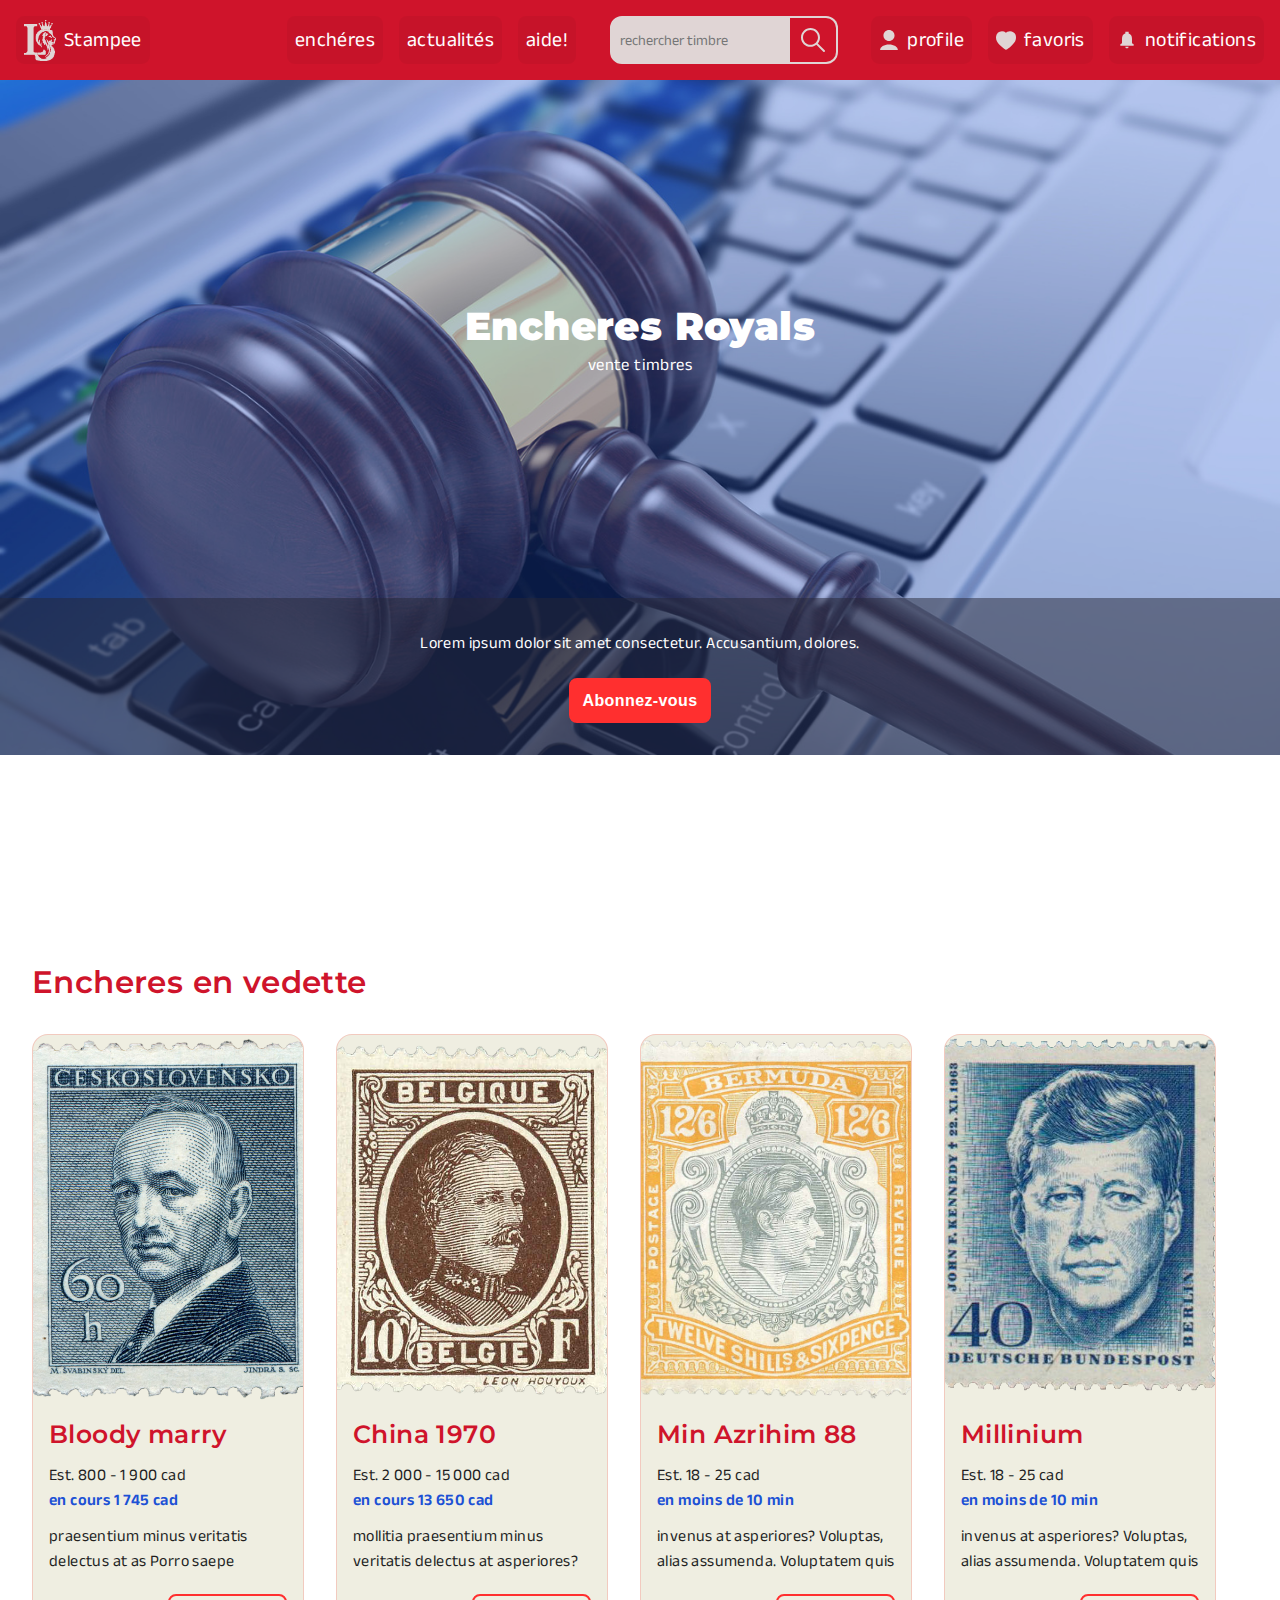
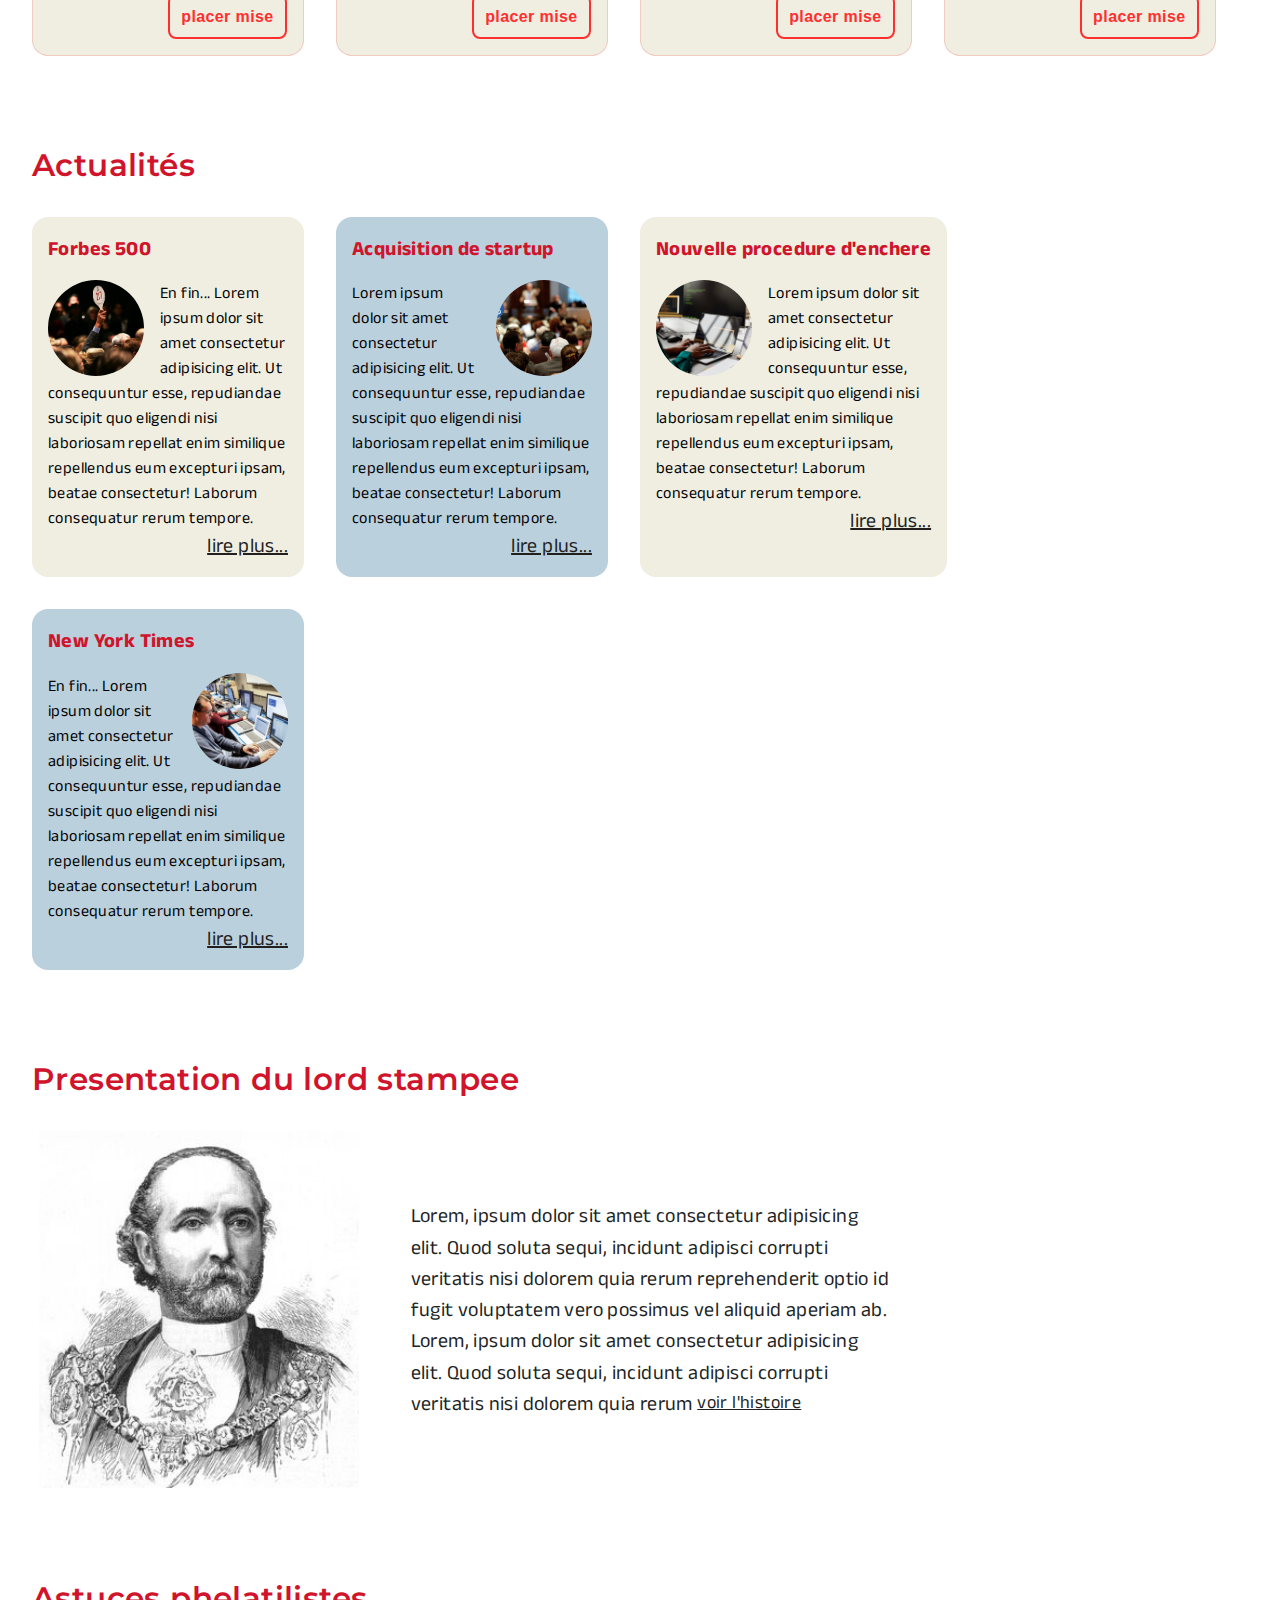
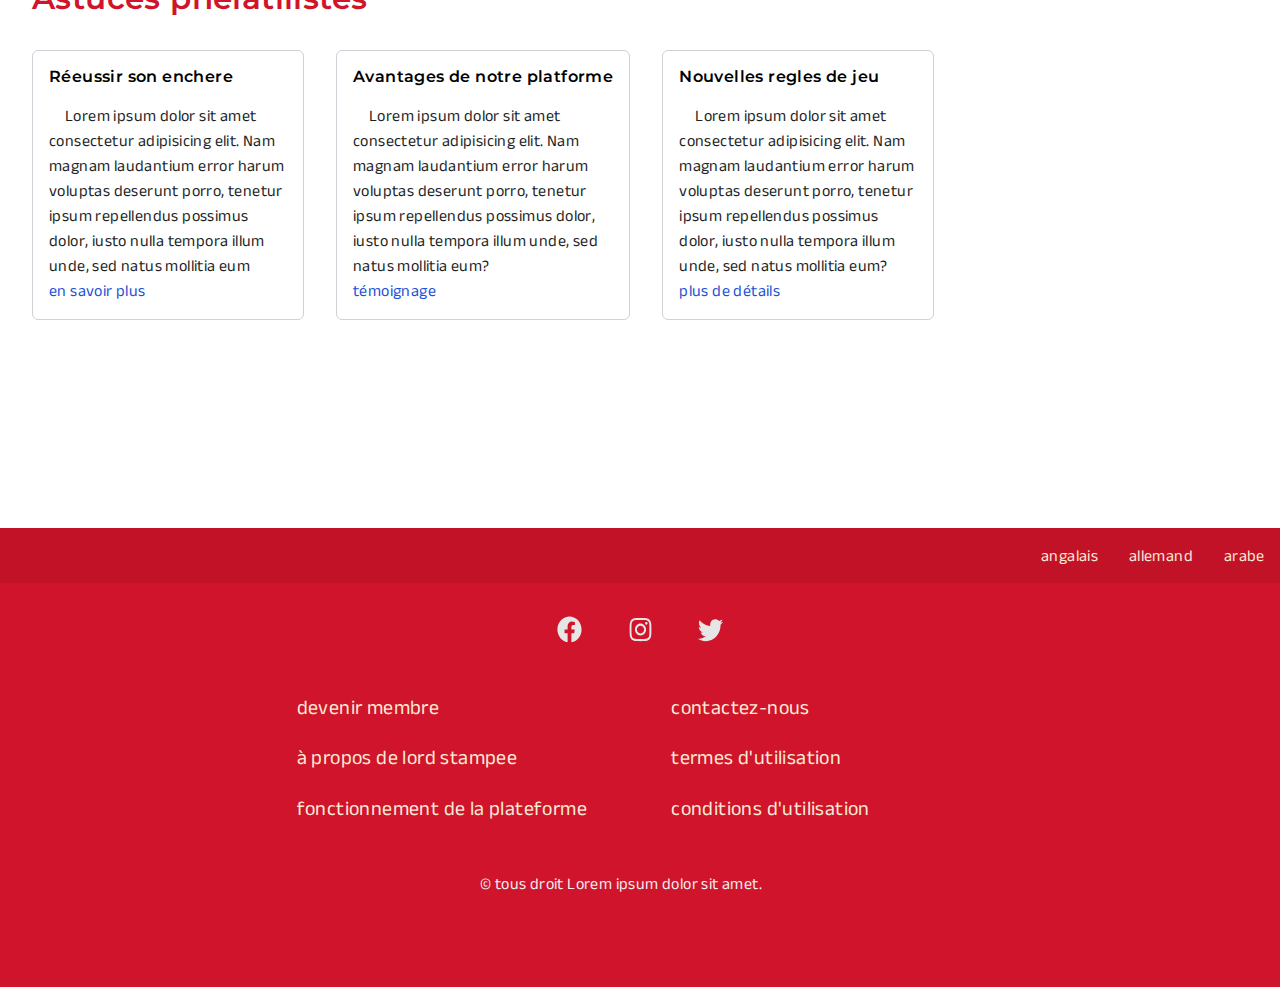
<file: maquettes/maquette/index.html>
<!DOCTYPE html>
<html lang="zxx">
   <head>
      <meta charset="UTF-8">
      <meta http-equiv="X-UA-Compatible" content="IE=edge">
      <meta name="viewport" content="width=device-width, initial-scale=1.0">
      <link rel="preconnect" href="https://fonts.googleapis.com">
      <link rel="preconnect" href="https://fonts.gstatic.com" crossorigin>
      <link href="https://fonts.googleapis.com/css2?family=Montserrat:wght@400;600&display=swap" rel="stylesheet">
      <link href="https://fonts.googleapis.com/css2?family=Anek+Latin:wght@300;600&display=swap" rel="stylesheet">
      <link rel="stylesheet" href="style.css">
      <title>Catalogue</title>
   </head>
   <body>
      <header>
         <nav>
            <a href="index.html" class="button logo">Stampee</a>
            <a href="catalogue.html">enchéres</a>
            <a href="">actualités</a>
            <a href="">aide!</a>
         </nav>
         <nav>    
            <a href="#" class="button compte">profile</a>
            <a href="#" class="button favoris">favoris</a>
            <a href="#" class="button notifications">notifications</a>
         </nav>
         <form class="recherche">
            <input type="text" name="recherche" placeholder="rechercher timbre">
            <input type="submit" value="">
         </form>
      </header>
      <section class="proposition">
         <img src="./images/proposition-valeur.jpg" alt="Proposition de valeur">
         <header>
            <h1>Encheres Royals</h1>
            <small>vente timbres</small>
         </header>
         <footer>
            <p>
               Lorem ipsum dolor sit amet consectetur. Accusantium, dolores.
            </p>
            <a href="" class="cta-principal">Abonnez-vous</a>
         </footer>
      </section>
      <main>
         <header class="entete-importante">
            <h2>Encheres en vedette</h2>
         </header>
         <article class="grille vedette scrollable">
            <article>
               <img src="./images/stamp-5.png" alt="un timbre precieux">
               <div>
                  <h3>
                     Bloody marry
                  </h3>
                  <span>
                  Est. 800 - 1 900 cad
                  </span>
                  <span>
                  en cours 1 745 cad
                  </span>
                  <p>
                     praesentium minus veritatis delectus at as Porro saepe excepturi hic, inventore mollitia periores? Voluptas, alias assumenda. Voluptatem quis amet a ratione ad maxime.
                  </p>
                  <footer>
                     <a href="fiche-enchere.html" class="cta-secondaire">placer mise</a>
                  </footer>
               </div>
            </article>
            <article>
               <img src="./images/stamp-1.png"  alt="un timbre ancien">
               <div>
                  <h3>
                     China 1970
                  </h3>
                  <span>
                  Est. 2 000 - 15 000 cad
                  </span>
                  <span>
                  en cours 13 650 cad
                  </span>
                  <p>
                     mollitia praesentium minus veritatis delectus at asperiores? Voluptas, alias assumenda. Voluptatem quis amet a ratione ad maxime.
                  </p>
                  <footer>
                     <a href="fiche-enchere.html" class="cta-secondaire">placer mise</a>
                  </footer>
               </div>
            </article>
            <article>
               <img src="./images/stamp-2.png"  alt="timbre beau marché">
               <div>
                  <h3>
                     Min Azrihim 88
                  </h3>
                  <span>
                  Est. 18 - 25 cad
                  </span>
                  <span>
                  en moins de 10 min
                  </span>
                  <p>
                     invenus at asperiores? Voluptas, alias assumenda. Voluptatem quis amet a ratione ad maxime.
                  </p>
                  <footer>
                     <a href="fiche-enchere.html" class="cta-secondaire">placer mise</a>
                  </footer>
               </div>
            </article>
            <article>
               <img src="./images/stamp-7.png"  alt="timbre canada">
               <div>
                  <h3>
                     Millinium
                  </h3>
                  <span>
                  Est. 18 - 25 cad
                  </span>
                  <span>
                  en moins de 10 min
                  </span>
                  <p>
                     invenus at asperiores? Voluptas, alias assumenda. Voluptatem quis amet a ratione ad maxime.
                  </p>
                  <footer>
                     <a href="fiche-enchere.html" class="cta-secondaire">placer mise</a>
                  </footer>
               </div>
            </article>
         </article>
         <header class="entete-importante">
            <h2>Actualités</h2>
         </header>
         <article class="actualite scrollable">
            <section>
               <header>Forbes 500</header>
               <p>
                  <img src="./images/actualite-1.jpg" alt="Forbes 500 en parle de nous">
                  En fin... Lorem ipsum dolor sit amet consectetur adipisicing elit. Ut consequuntur esse, repudiandae suscipit quo eligendi nisi laboriosam repellat enim similique repellendus eum excepturi ipsam, beatae consectetur! Laborum consequatur rerum tempore.
               </p>
               <a href="">lire plus...</a>
            </section>
            <section>
               <header>Acquisition de startup</header>
               <p>
                  <img src="./images/actualite-2.jpg" alt="Acquisition de startup">
                  Lorem ipsum dolor sit amet consectetur adipisicing elit. Ut consequuntur esse, repudiandae suscipit quo eligendi nisi laboriosam repellat enim similique repellendus eum excepturi ipsam, beatae consectetur! Laborum consequatur rerum tempore.
               </p>
               <a href="">lire plus...</a>
            </section>
            <section>
               <header>Nouvelle procedure d'enchere</header>
               <p>
                  <img src="./images/actualite-3.jpg" alt="nouvelle procedure d'enchere">
                  Lorem ipsum dolor sit amet consectetur adipisicing elit. Ut consequuntur esse, repudiandae suscipit quo eligendi nisi laboriosam repellat enim similique repellendus eum excepturi ipsam, beatae consectetur! Laborum consequatur rerum tempore.
               </p>
               <a href="">lire plus...</a>
            </section>
            <section>
               <header>New York Times</header>
               <p>
                  <img src="./images/actualite-4.jpg" alt="New York Times">
                  En fin... Lorem ipsum dolor sit amet consectetur adipisicing elit. Ut consequuntur esse, repudiandae suscipit quo eligendi nisi laboriosam repellat enim similique repellendus eum excepturi ipsam, beatae consectetur! Laborum consequatur rerum tempore.
               </p>
               <a href="">lire plus...</a>
            </section>
         </article>
         <header class="entete-importante">
            <h2>Presentation du lord stampee</h2>
         </header>
         <article class="lord">
            <img src="./images/lord-2.jpg" alt="lord stampee">
            <p>
               Lorem, ipsum dolor sit amet consectetur adipisicing elit. Quod soluta sequi, incidunt adipisci corrupti veritatis nisi dolorem quia rerum reprehenderit optio id fugit voluptatem vero possimus vel aliquid aperiam ab. Lorem, ipsum dolor sit amet consectetur adipisicing elit. Quod soluta sequi, incidunt adipisci corrupti veritatis nisi dolorem quia rerum <a href="#">voir l'histoire</a>
            </p>
         </article>
         <header class="entete-importante">
            <h2>Astuces phelatilistes</h2>
         </header>
         <article class="astuces scrollable">
            <div>
               <h4>Réeussir son enchere</h4>
               <p>
                  Lorem ipsum dolor sit amet consectetur adipisicing elit. Nam magnam laudantium error harum voluptas deserunt porro, tenetur ipsum repellendus possimus dolor, iusto nulla tempora illum unde, sed natus mollitia eum
               </p>
               <a href="">en savoir plus</a>
            </div>
            <div>
               <h4>Avantages de notre platforme</h4>
               <p>
                  Lorem ipsum dolor sit amet consectetur adipisicing elit. Nam magnam laudantium error harum voluptas deserunt porro, tenetur ipsum repellendus possimus dolor, iusto nulla tempora illum unde, sed natus mollitia eum?
               </p>
               <a href="">témoignage</a>
            </div>
            <div>
               <h4>Nouvelles regles de jeu</h4>
               <p>
                  Lorem ipsum dolor sit amet consectetur adipisicing elit. Nam magnam laudantium error harum voluptas deserunt porro, tenetur ipsum repellendus possimus dolor, iusto nulla tempora illum unde, sed natus mollitia eum?
               </p>
               <a href="">plus de détails</a>
            </div>
         </article>
      </main>
      <footer>
         <div>
            <a href="#">Angalais</a> <a href="#">Allemand</a> <a href="#">Arabe</a>
         </div>
         <div>
            <a href="" class="facebook sociaux button"></a>
            <a href="" class="instagram sociaux button"></a>
            <a href="" class="twitter sociaux button"></a>
         </div>
         <div>
            <p>
               <a href="#">Devenir membre</a>
               <a href="#">À propos de Lord Stampee</a>
               <a href="#">Fonctionnement de la plateforme</a>
            </p>
            <p>
               <a href="#">Contactez-nous</a>
               <a href="#">Termes d'utilisation</a>
               <a href="#">Conditions d'utilisation</a>
            </p>
         </div>
         <p>
            &copy; tous droit Lorem ipsum dolor sit amet.
         </p>
      </footer>
   </body>
</html>
</file>
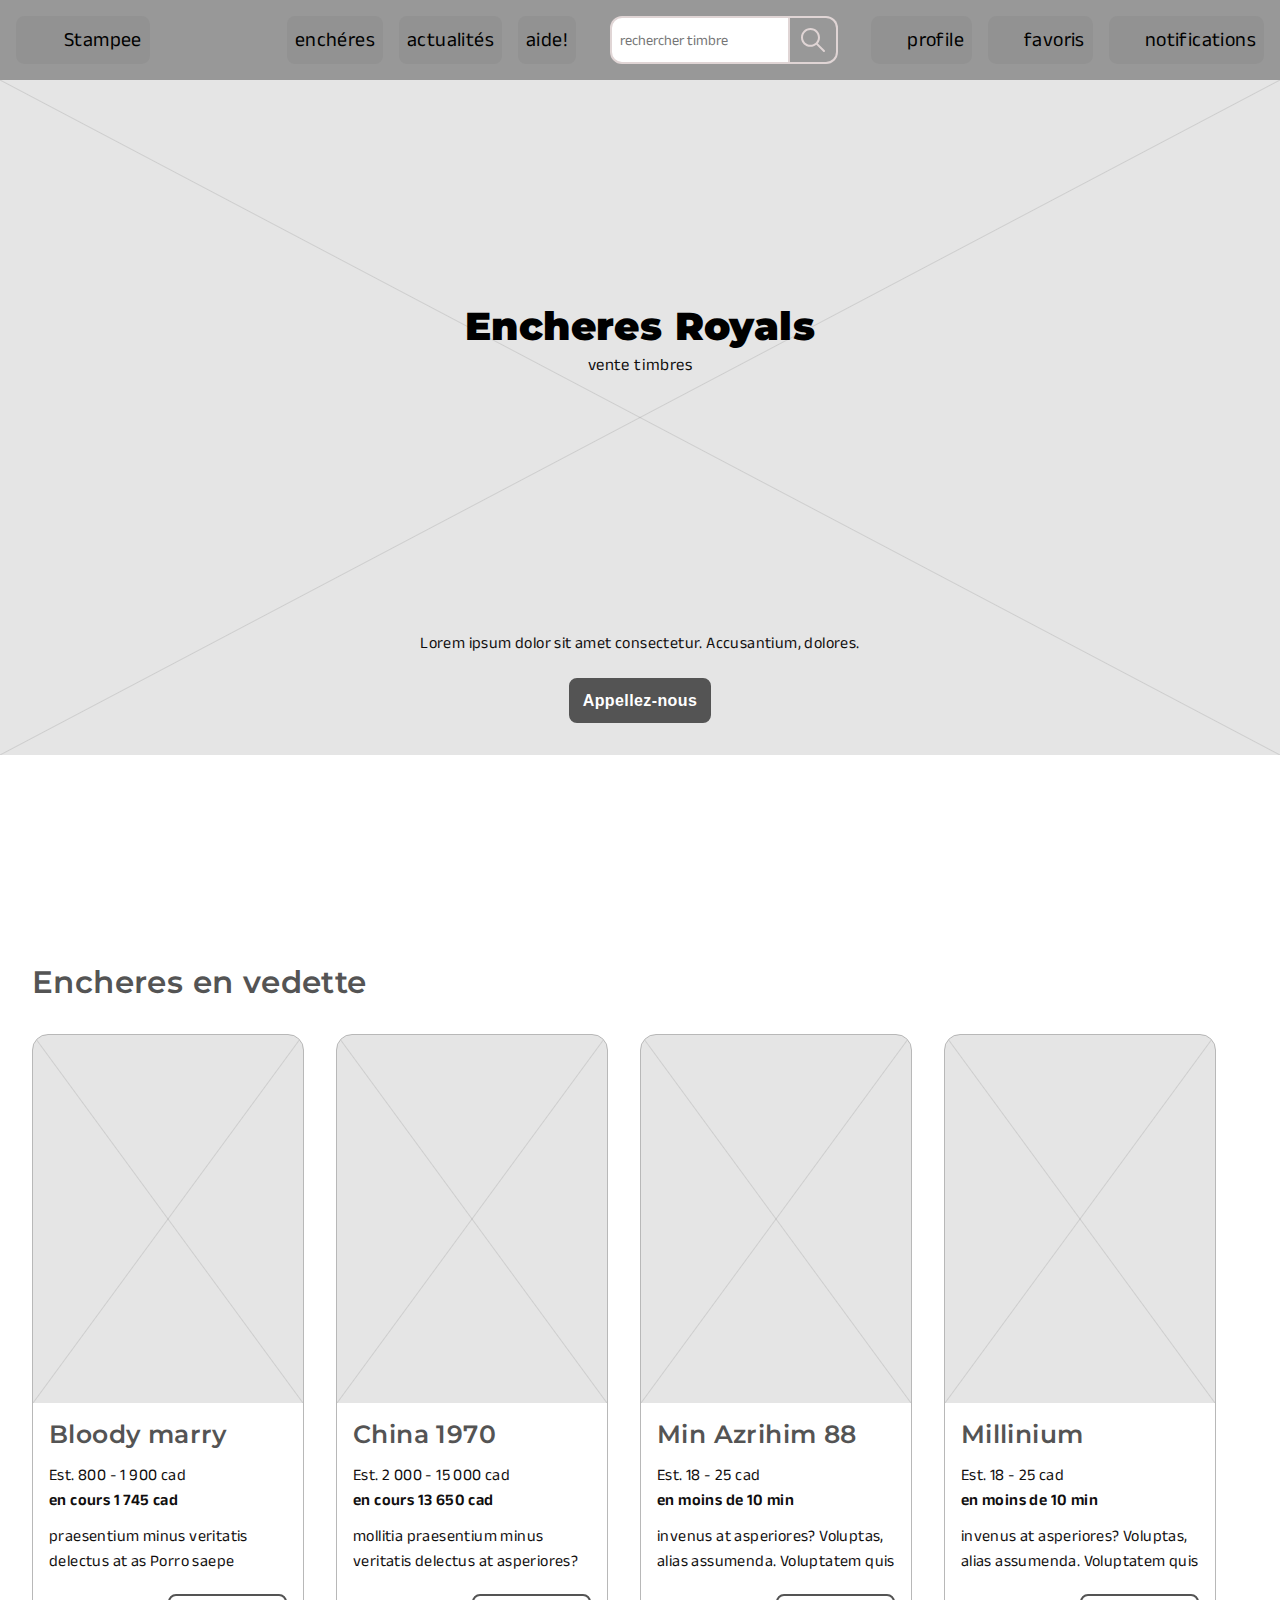
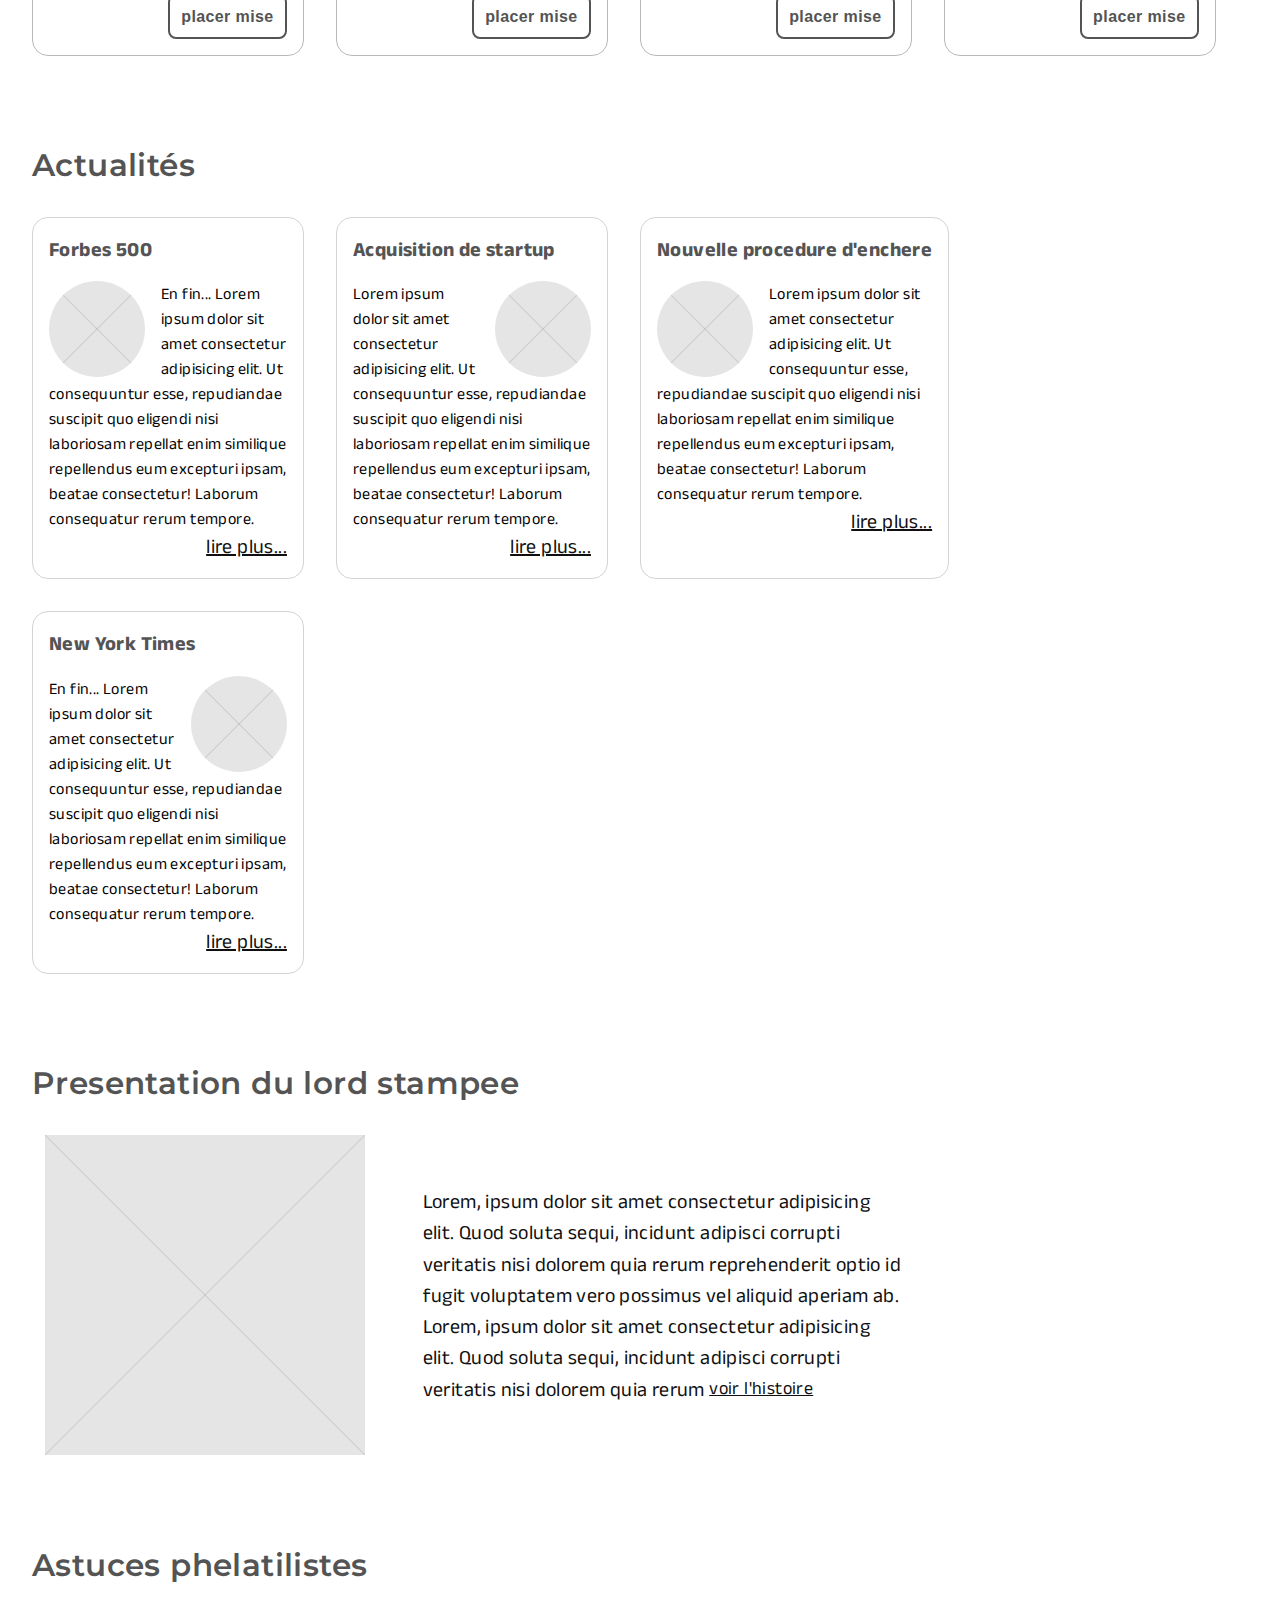
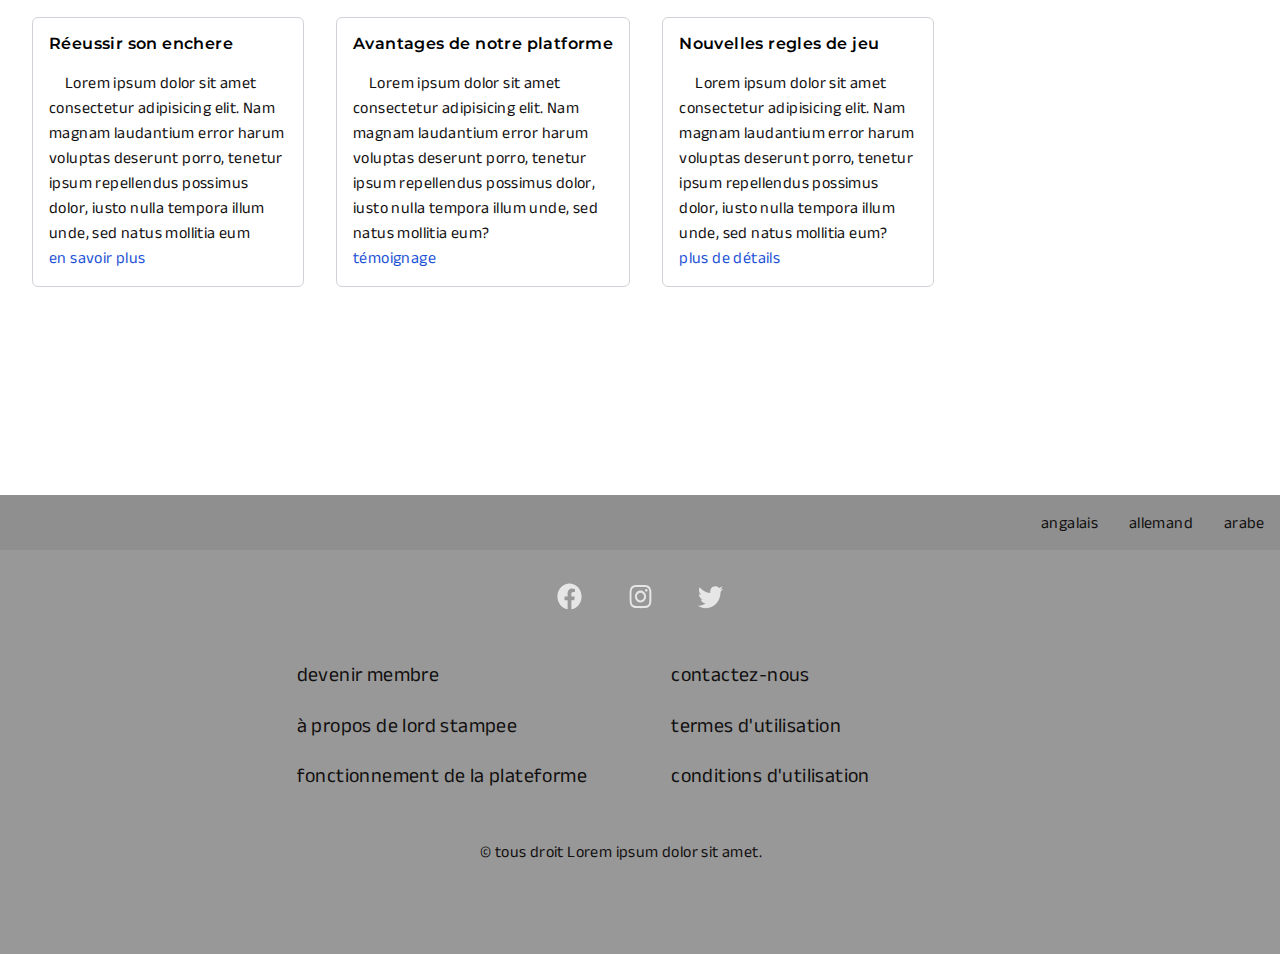
<file: maquettes/wireframe/index.html>
<!DOCTYPE html>
<html lang="fr">
<head>
    <meta charset="UTF-8">
    <meta http-equiv="X-UA-Compatible" content="IE=edge">
    <meta name="viewport" content="width=device-width, initial-scale=1.0">
    <link rel="preconnect" href="https://fonts.googleapis.com">
    <link rel="preconnect" href="https://fonts.gstatic.com" crossorigin>
    <link href="https://fonts.googleapis.com/css2?family=Montserrat:wght@400;600&display=swap" rel="stylesheet">
    <link href="https://fonts.googleapis.com/css2?family=Anek+Latin:wght@300;600&display=swap" rel="stylesheet">

    <link rel="stylesheet" href="style.css">
    <title>Catalogue</title>

</head>
<body>


    <header>

        <nav>
            <a href="index.html" class="button logo">Stampee</a>
            <a href="catalogue.html">enchéres</a>
            <a href="">actualités</a>
            <a href="">aide!</a>
        </nav>

        <nav>    
            <a href="#" class="button compte">profile</a>
            <a href="#" class="button favoris">favoris</a>
            <a href="#" class="button notifications">notifications</a>
        </nav>


        <form class="recherche">
            <input type="text" name="recherche" placeholder="rechercher timbre">
            <input type="submit" value="">
        </form>
    </header>


    <section class="proposition">

        <img src="[data-uri]">

        <header>
            <h1>Encheres Royals</h1>
            <small>vente timbres</small>
        </header>

        <footer>
            <p>
                Lorem ipsum dolor sit amet consectetur. Accusantium, dolores.
            </p>
            <a href="" class="cta-principal">Appellez-nous</a>
        </footer>
    </section>

    <main>

        <header class="entete-importante">
            <h2>Encheres en vedette</h2>
        </header>

        <article class="grille vedette scrollable">

            <article>
                <img src="[data-uri]">
                <div>
                    <h3>
                        Bloody marry
                    </h3>
                    <span>
                        Est. 800 - 1 900 cad
                    </span>
                    <span>
                        en cours 1 745 cad
                    </span>
                    <p>
                        praesentium minus veritatis delectus at as Porro saepe excepturi hic, inventore mollitia periores? Voluptas, alias assumenda. Voluptatem quis amet a ratione ad maxime.
                    </p>
                    <footer>
                        <a href="fiche-enchere.html" class="cta-secondaire">placer mise</a>
                    </footer>
                </div>
            </article>

            <article>
                <img src="[data-uri]">
                <div>
                    <h3>
                        China 1970
                    </h3>
                    <span>
                        Est. 2 000 - 15 000 cad
                    </span>
                    <span>
                        en cours 13 650 cad
                    </span>
                    <p>
                        mollitia praesentium minus veritatis delectus at asperiores? Voluptas, alias assumenda. Voluptatem quis amet a ratione ad maxime.
                    </p>
                    <footer>
                        <a href="fiche-enchere.html" class="cta-secondaire">placer mise</a>
                    </footer>
                </div>
            </article>

            <article>
                <img src="[data-uri]">
                <div>
                    <h3>
                        Min Azrihim 88
                    </h3>
                    <span>
                        Est. 18 - 25 cad
                    </span>
                    <span>
                        en moins de 10 min
                    </span>
                    <p>
                        invenus at asperiores? Voluptas, alias assumenda. Voluptatem quis amet a ratione ad maxime.
                    </p>
                    <footer>
                        <a href="fiche-enchere.html" class="cta-secondaire">placer mise</a>
                    </footer>
                </div>
            </article>

            <article>
                <img src="[data-uri]">
                <div>
                    <h3>
                        Millinium
                    </h3>
                    <span>
                        Est. 18 - 25 cad
                    </span>
                    <span>
                        en moins de 10 min
                    </span>
                    <p>
                        invenus at asperiores? Voluptas, alias assumenda. Voluptatem quis amet a ratione ad maxime.
                    </p>
                    <footer>
                        <a href="fiche-enchere.html" class="cta-secondaire">placer mise</a>
                    </footer>
                </div>
            </article>


        </article>


        <header class="entete-importante">
            <h2>Actualités</h2>
        </header>

        <article class="actualite scrollable">

            <section>
                <header>Forbes 500</header>
                <p>
                    <img src="[data-uri]">
                    En fin... Lorem ipsum dolor sit amet consectetur adipisicing elit. Ut consequuntur esse, repudiandae suscipit quo eligendi nisi laboriosam repellat enim similique repellendus eum excepturi ipsam, beatae consectetur! Laborum consequatur rerum tempore.
                </p>
                <a href="">lire plus...</a>
            </section>

            <section>
                <header>Acquisition de startup</header>
                <p>
                    <img src="[data-uri]">
                    Lorem ipsum dolor sit amet consectetur adipisicing elit. Ut consequuntur esse, repudiandae suscipit quo eligendi nisi laboriosam repellat enim similique repellendus eum excepturi ipsam, beatae consectetur! Laborum consequatur rerum tempore.
                </p>
                <a href="">lire plus...</a>
            </section>

            <section>
                <header>Nouvelle procedure d'enchere</header>
                <p>
                    <img src="[data-uri]">
                    Lorem ipsum dolor sit amet consectetur adipisicing elit. Ut consequuntur esse, repudiandae suscipit quo eligendi nisi laboriosam repellat enim similique repellendus eum excepturi ipsam, beatae consectetur! Laborum consequatur rerum tempore.
                </p>
                <a href="">lire plus...</a>
            </section>

            <section>
                <header>New York Times</header>
                <p>
                    <img src="[data-uri]">
                    En fin... Lorem ipsum dolor sit amet consectetur adipisicing elit. Ut consequuntur esse, repudiandae suscipit quo eligendi nisi laboriosam repellat enim similique repellendus eum excepturi ipsam, beatae consectetur! Laborum consequatur rerum tempore.
                </p>
                <a href="">lire plus...</a>
            </section>

        </article>


        <header class="entete-importante">
            <h2>Presentation du lord stampee</h2>
        </header>

        <article class="lord">

            <img src="[data-uri]">

                <p>
                    Lorem, ipsum dolor sit amet consectetur adipisicing elit. Quod soluta sequi, incidunt adipisci corrupti veritatis nisi dolorem quia rerum reprehenderit optio id fugit voluptatem vero possimus vel aliquid aperiam ab. Lorem, ipsum dolor sit amet consectetur adipisicing elit. Quod soluta sequi, incidunt adipisci corrupti veritatis nisi dolorem quia rerum <a href="#">voir l'histoire</a>
                </p>
                   
            </article>
            

            <header class="entete-importante">
                <h2>Astuces phelatilistes</h2>
            </header>
            
            <article class="astuces scrollable">
                
                <div>
                    <h4>Réeussir son enchere</h4>
                    <p>
                        Lorem ipsum dolor sit amet consectetur adipisicing elit. Nam magnam laudantium error harum voluptas deserunt porro, tenetur ipsum repellendus possimus dolor, iusto nulla tempora illum unde, sed natus mollitia eum
                    </p>
                    <a href="">en savoir plus</a>
                </div>

                <div>
                    <h4>Avantages de notre platforme</h4>
                    <p>
                        Lorem ipsum dolor sit amet consectetur adipisicing elit. Nam magnam laudantium error harum voluptas deserunt porro, tenetur ipsum repellendus possimus dolor, iusto nulla tempora illum unde, sed natus mollitia eum?
                    </p>
                    <a href="">témoignage</a>
                </div>

                <div>
                    <h4>Nouvelles regles de jeu</h4>
                    <p>
                        Lorem ipsum dolor sit amet consectetur adipisicing elit. Nam magnam laudantium error harum voluptas deserunt porro, tenetur ipsum repellendus possimus dolor, iusto nulla tempora illum unde, sed natus mollitia eum?
                    </p>
                    <a href="">plus de détails</a>
                </div>

            </article>
            
    </main>

    <footer>

        <div>
            <a href="#">Angalais</a> <a href="#">Allemand</a> <a href="#">Arabe</a>
        </div>

        <div>
            <a href="" class="facebook sociaux button"></a>
            
            <a href="" class="instagram sociaux button"></a>

            <a href="" class="twitter sociaux button"></a>

        </div>

        

            <div>
                <p>
                    <a href="#">Devenir membre</a>
                    <a href="#">À propos de Lord Stampee</a>
                    <a href="#">Fonctionnement de la plateforme</a>
                </p>
    
                <p>
                    <a href="#">Contactez-nous</a>
                    <a href="#">Termes d'utilisation</a>
                    <a href="#">Conditions d'utilisation</a>
                </p>
    
            </div>

            <p>
                &copy; tous droit Lorem ipsum dolor sit amet.
            </p>

    </footer>

</body>
</html>
</file>
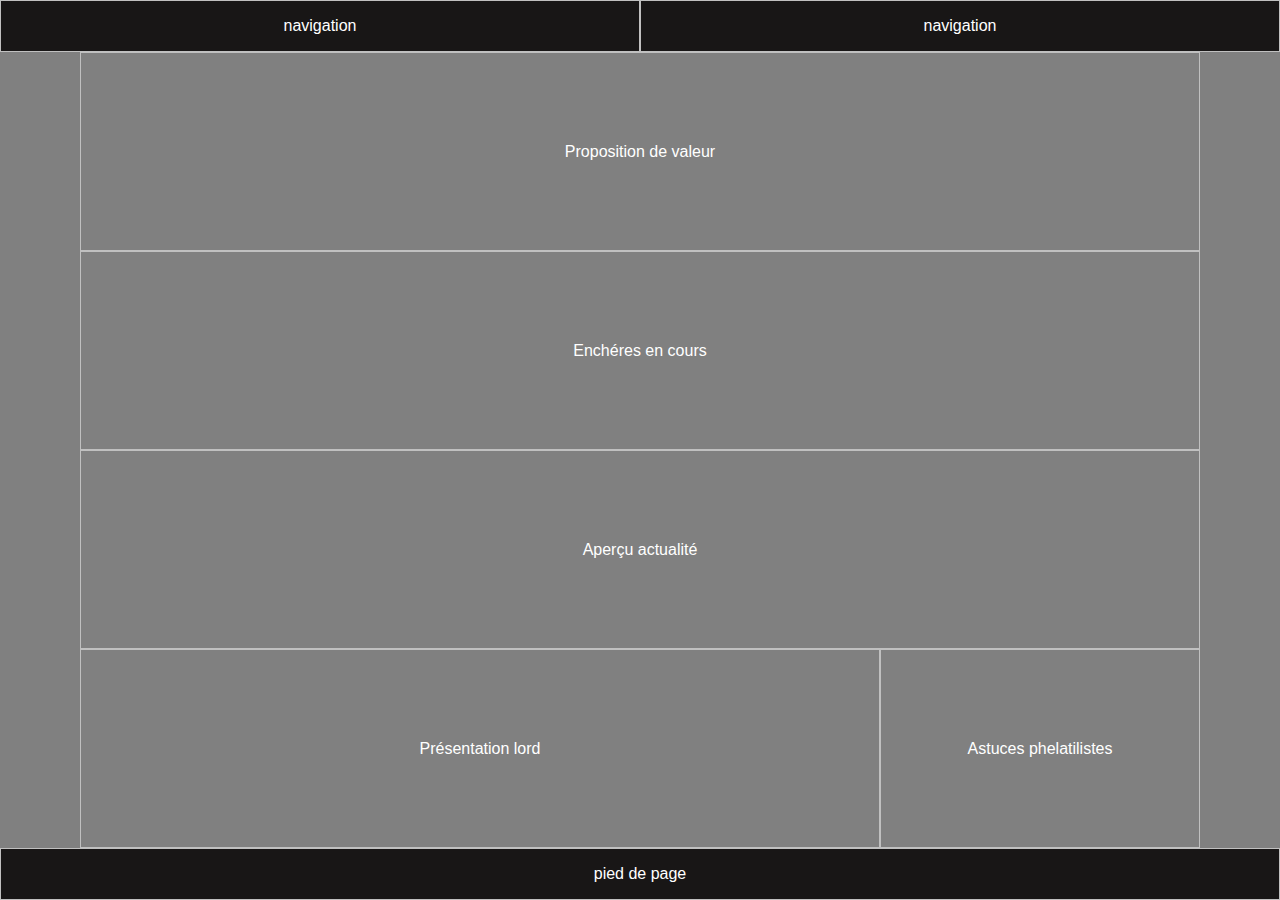
<file: maquettes/zonning/index.html>
<!DOCTYPE html>
<html lang="fr">
<head>
    <meta charset="UTF-8">
    <meta http-equiv="X-UA-Compatible" content="IE=edge">
    <meta name="viewport" content="width=device-width, initial-scale=1.0">
    <link rel="stylesheet" href="style.css">
    <title>Acceuil - Stampee</title>
</head>
<body>
    
       <header class="zone-container">
            <nav class="zone reccurent">
                navigation
            </nav>

            <nav class="zone reccurent">
                navigation
            </nav>
       </header>
        
        <main class="zone-container">
            
            <div class="zone small proposition">
                Proposition de valeur
            </div>
            
            <div class="zone big encheres">
                Enchéres en cours
            </div>

            <div class="zone small actualite">
                Aperçu actualité
            </div>

            <div class="zone small lord">
                Présentation lord
            </div>
            
            <div class="zone small astuces">
                Astuces phelatilistes
            </div>

        </main>

        <footer class="zone-container">
            <div class="zone reccurent">pied de page</div>
        </footer>

</body>
</html>
</file>
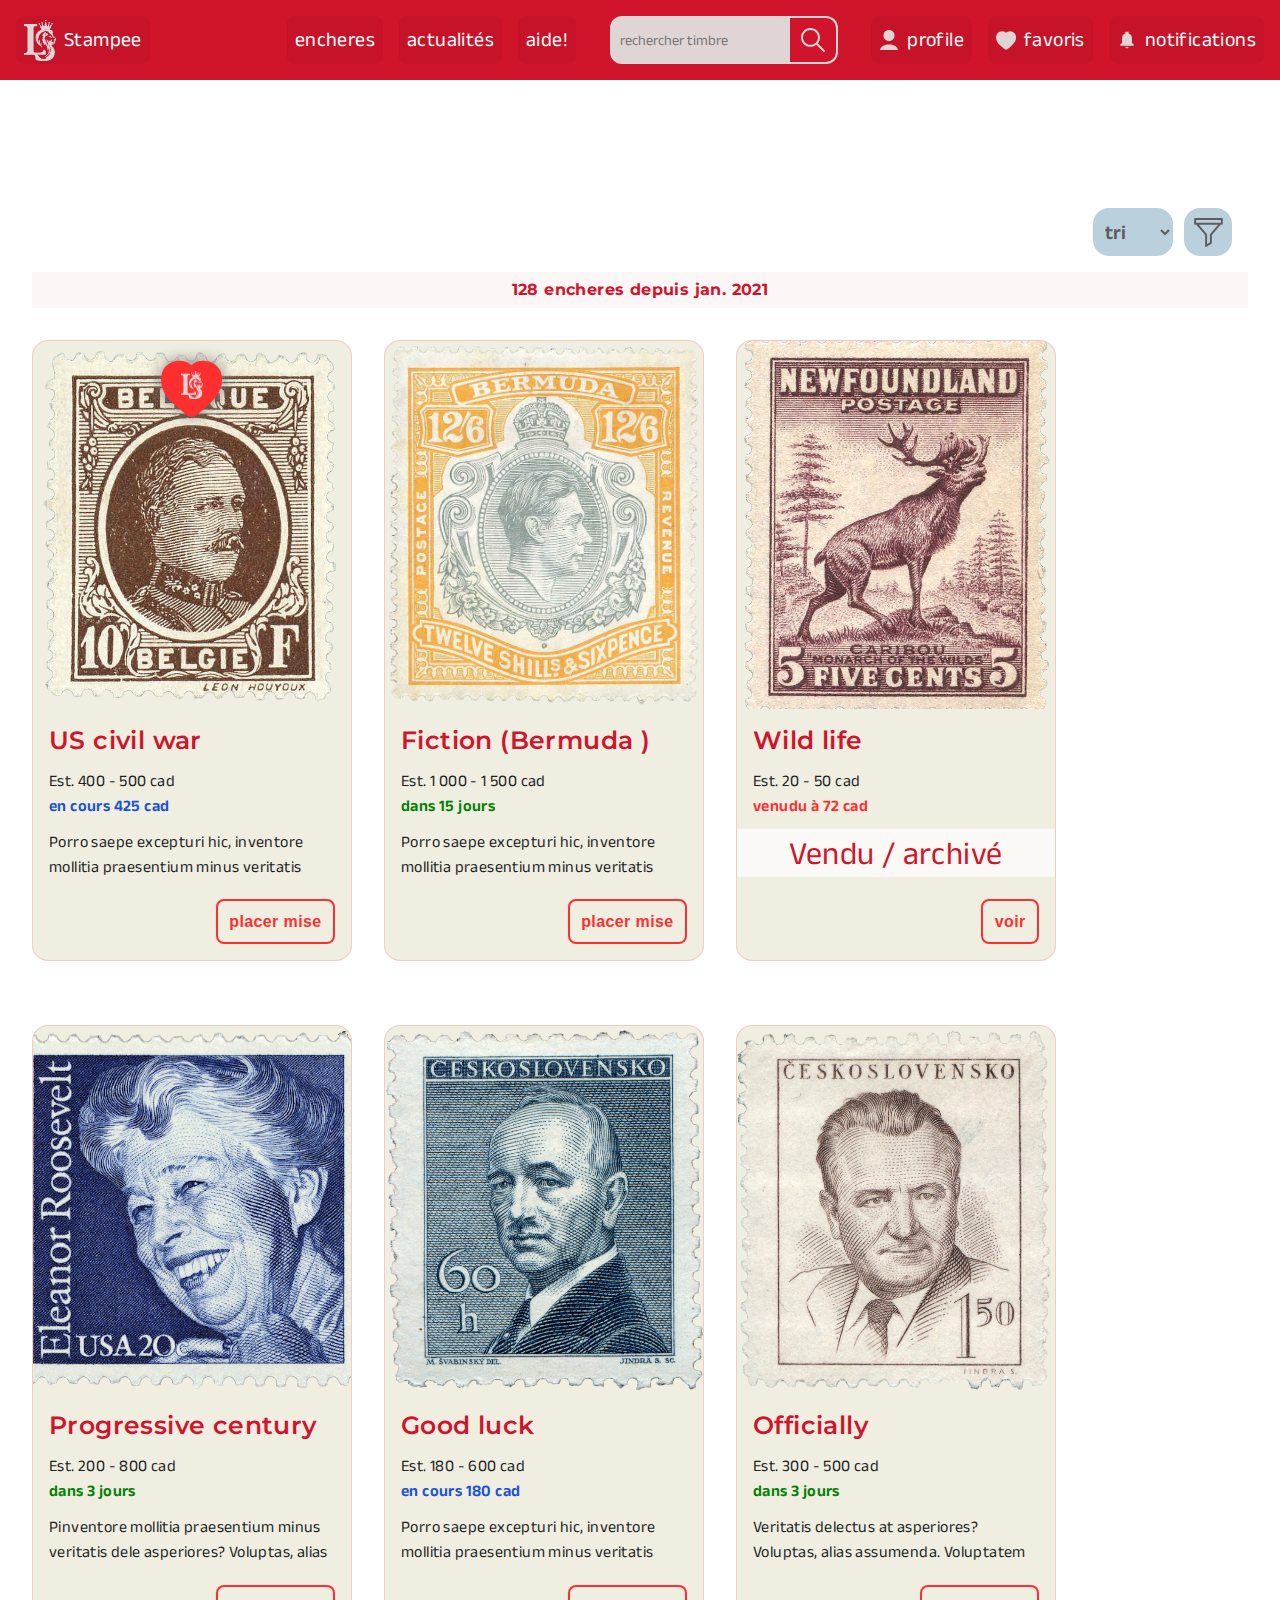
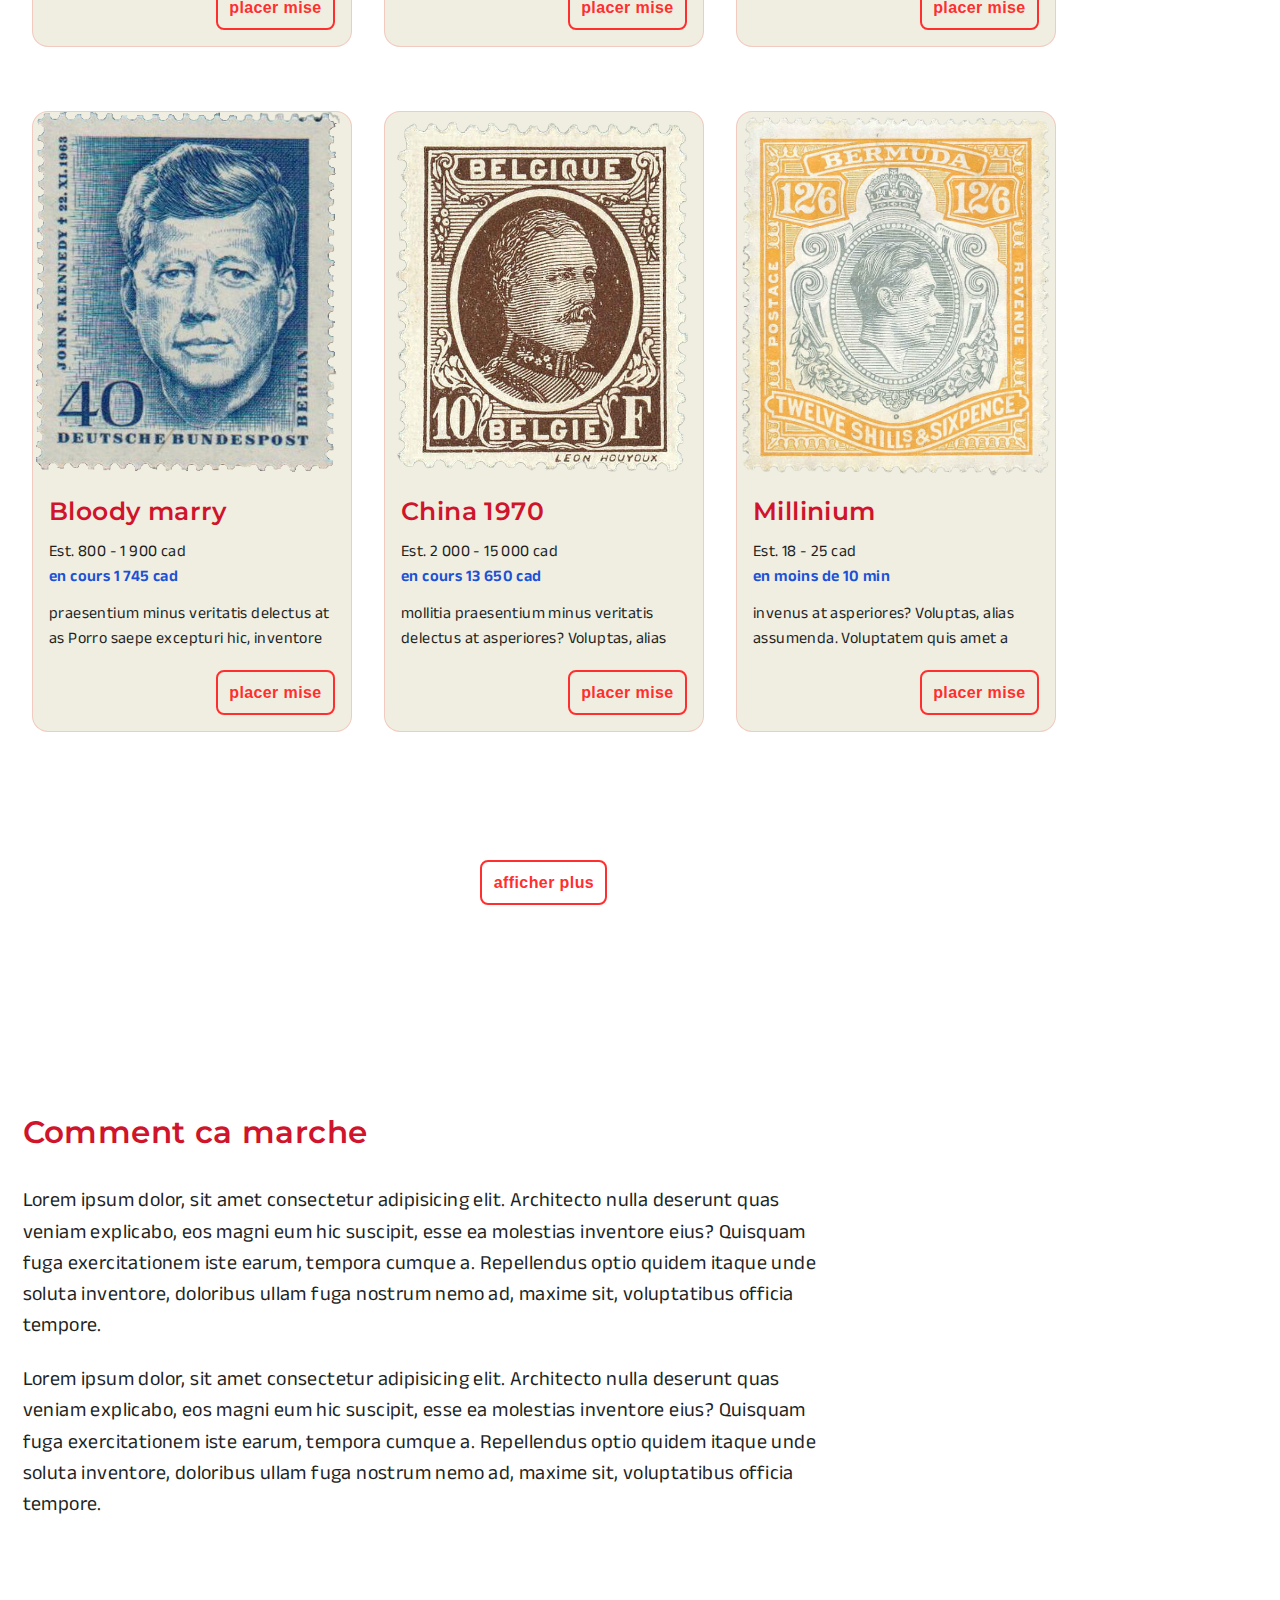
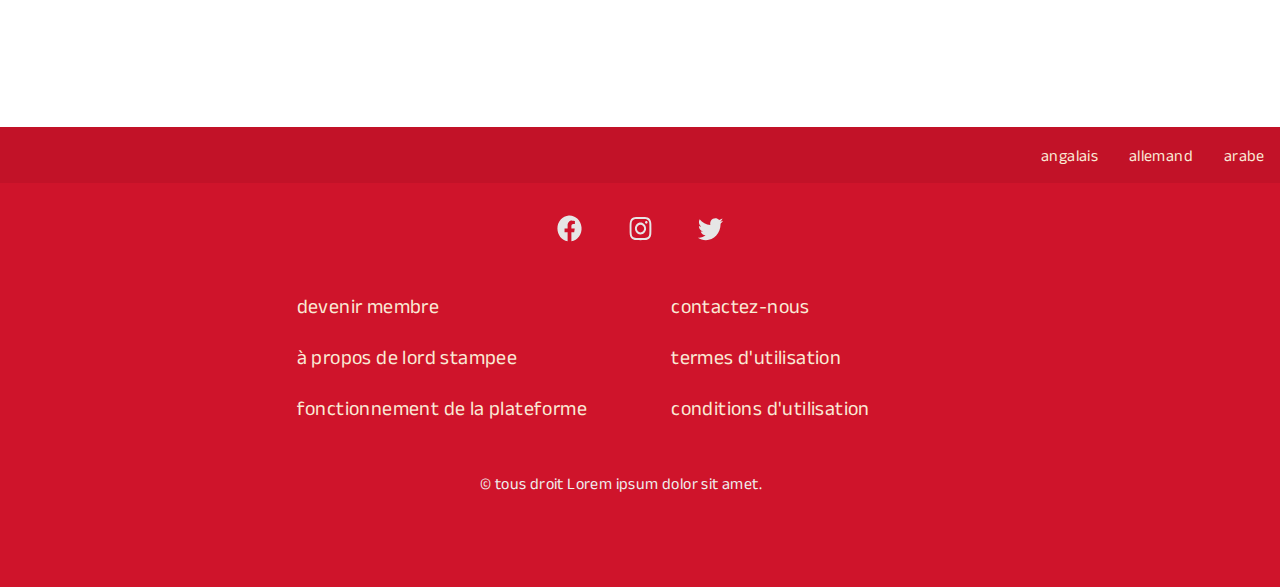
<file: maquettes/maquette/catalogue.html>
<!DOCTYPE html>
<html lang="zxx">
   <head>
      <meta charset="UTF-8">
      <meta http-equiv="X-UA-Compatible" content="IE=edge">
      <meta name="viewport" content="width=device-width, initial-scale=1.0">
      <link rel="preconnect" href="https://fonts.googleapis.com">
      <link rel="preconnect" href="https://fonts.gstatic.com" crossorigin>
      <link href="https://fonts.googleapis.com/css2?family=Montserrat:wght@400;600&display=swap" rel="stylesheet">
      <link href="https://fonts.googleapis.com/css2?family=Anek+Latin:wght@300;600&display=swap" rel="stylesheet">
      <link rel="stylesheet" href="style.css">
      <title>Catalogue</title>
   </head>
   <body>
      <header>
         <nav>
            <a href="index.html" class="button logo">Stampee</a>
            <a href="catalogue.html">encheres</a>
            <a href="">actualités</a>
            <a href="">aide!</a>
         </nav>
         <nav>    
            <a href="#" class="button compte">profile</a>
            <a href="#" class="button favoris">favoris</a>
            <a href="#" class="button notifications">notifications</a>
         </nav>
         <form class="recherche">
            <input type="text" name="recherche" placeholder="rechercher timbre">
            <input type="submit" value="">
         </form>
      </header>
      <main>
         <header class="filtreHeader">
            <input type="checkbox" id="filtre" class="filtre-button">
            <div>
               <span>
                  <select>
                     <option selected>tri</option>
                     <option>prix</option>
                  </select>
                  <label for="filtre" class="filtre button"></label>
               </span>
            </div>
            <div>
               <span>
               <input type="checkbox" id="englnd">
               <label for="englnd">Anglettere</label>
               <input type="checkbox" id="cnd" checked>
               <label for="cnd">Canada</label>
               <input type="checkbox" id="usa">
               <label for="usa">USA</label>
               <input type="checkbox" id="austrl">
               <label for="austrl">Australie</label>
               </span>
               <span>
               <input type="radio" name="type" id="ts" checked>
               <label for="ts">Tous</label>
               <input type="radio" name="type" id="pss">
               <label for="pss">Passés</label>
               <input type="radio" name="type" id="encrs">
               <label for="encrs">En cours</label>
               </span>
            </div>
            <h4>128 encheres depuis jan. 2021</h4>
         </header>
         <section class="grille">
            <article>
               <span class="coup-coeur"></span>
               <img src="./images/stamp-1.png" alt="un timbre rare">
               <div>
                  <h3>
                     US civil war
                  </h3>
                  <span>
                  Est. 400 - 500 cad
                  </span>
                  <span>
                  en cours 425 cad
                  </span>
                  <p>
                     Porro saepe excepturi hic, inventore mollitia praesentium minus veritatis delectus at asperiores? Voluptas, alias assumenda. Voluptatem quis amet a ratione ad maxime.
                  </p>
                  <footer>
                     <a href="fiche-enchere.html" class="cta-secondaire">placer mise</a>
                  </footer>
               </div>
            </article>
            <article>
               <img src="./images/stamp-2.png" alt="un timbre">
               <div>
                  <h3>
                     Fiction (Bermuda )
                  </h3>
                  <span>
                  Est. 1 000 - 1 500 cad
                  </span>
                  <span class="not-yet">
                  dans 15 jours
                  </span>
                  <p>
                     Porro saepe excepturi hic, inventore mollitia praesentium minus veritatis delectus at asperiores? Voluptas, alias assumenda. Voluptatem quis amet a ratione ad maxime.
                  </p>
                  <footer>
                     <a href="fiche-enchere.html" class="cta-secondaire">placer mise</a>
                  </footer>
               </div>
            </article>
            <article class="archive">
               <img src="./images/stamp-3.png" alt="un timbre d'algerie">
               <div>
                  <h3>
                     Wild life
                  </h3>
                  <span>
                  Est. 20 - 50 cad
                  </span>
                  <span class="sold">
                  venudu à 72 cad
                  </span>
                  <p class="sold-label">
                     Vendu / archivé
                  </p>
                  <footer>
                     <a href="fiche-enchere.html" class="cta-secondaire">voir</a>
                  </footer>
               </div>
            </article>
            <article>
               <img src="./images/stamp-4.png" alt="un timbre espagne">
               <div>
                  <h3>
                     Progressive century
                  </h3>
                  <span>
                  Est. 200 - 800 cad
                  </span>
                  <span  class="not-yet">
                  dans 3 jours
                  </span>
                  <p>
                     Pinventore mollitia praesentium minus veritatis dele asperiores? Voluptas, alias assumenda. Voluptatem quis amet a ratione ad maxime.
                  </p>
                  <footer>
                     <a href="fiche-enchere.html" class="cta-secondaire">placer mise</a>
                  </footer>
               </div>
            </article>
            <article>
               <img src="./images/stamp-5.png" alt="un timbre UK">
               <div>
                  <h3>
                     Good luck
                  </h3>
                  <span>
                  Est. 180 - 600 cad
                  </span>
                  <span>
                  en cours 180 cad
                  </span>
                  <p>
                     Porro saepe excepturi hic, inventore mollitia praesentium minus veritatis delectus at asperiores? Voluptas, alias assumenda. Voluptatem quis amet a ratione ad maxime.
                  </p>
                  <footer>
                     <a href="fiche-enchere.html" class="cta-secondaire">placer mise</a>
                  </footer>
               </div>
            </article>
            <article>
               <img src="./images/stamp-6.png" alt="un timbre rare">
               <div>
                  <h3>
                     Officially
                  </h3>
                  <span>
                  Est. 300 - 500 cad
                  </span>
                  <span  class="not-yet">
                  dans 3 jours
                  </span>
                  <p>
                     Veritatis delectus at asperiores? Voluptas, alias assumenda. Voluptatem quis amet a ratione ad maxime.
                  </p>
                  <footer>
                     <a href="fiche-enchere.html" class="cta-secondaire">placer mise</a>
                  </footer>
               </div>
            </article>
            <article>
               <img src="./images/stamp-7.png" alt="un timbre simple">
               <div>
                  <h3>
                     Bloody marry
                  </h3>
                  <span>
                  Est. 800 - 1 900 cad
                  </span>
                  <span>
                  en cours 1 745 cad
                  </span>
                  <p>
                     praesentium minus veritatis delectus at as Porro saepe excepturi hic, inventore mollitia periores? Voluptas, alias assumenda. Voluptatem quis amet a ratione ad maxime.
                  </p>
                  <footer>
                     <a href="fiche-enchere.html" class="cta-secondaire">placer mise</a>
                  </footer>
               </div>
            </article>
            <article>
               <img src="./images/stamp-1.png" alt="un timbre">
               <div>
                  <h3>
                     China 1970
                  </h3>
                  <span>
                  Est. 2 000 - 15 000 cad
                  </span>
                  <span>
                  en cours 13 650 cad
                  </span>
                  <p>
                     mollitia praesentium minus veritatis delectus at asperiores? Voluptas, alias assumenda. Voluptatem quis amet a ratione ad maxime.
                  </p>
                  <footer>
                     <a href="fiche-enchere.html" class="cta-secondaire">placer mise</a>
                  </footer>
               </div>
            </article>
            <article>
               <img src="./images/stamp-2.png" alt="un timbre collection">
               <div>
                  <h3>
                     Millinium
                  </h3>
                  <span>
                  Est. 18 - 25 cad
                  </span>
                  <span>
                  en moins de 10 min
                  </span>
                  <p>
                     invenus at asperiores? Voluptas, alias assumenda. Voluptatem quis amet a ratione ad maxime.
                  </p>
                  <footer>
                     <a href="fiche-enchere.html" class="cta-secondaire">placer mise</a>
                  </footer>
               </div>
            </article>
            <label class="cta-secondaire">afficher plus</label>
         </section>
      </main>
      <article>
         <h2>Comment ca marche</h2>
         <section>
            <p>
               Lorem ipsum dolor, sit amet consectetur adipisicing elit. Architecto nulla deserunt quas veniam explicabo, eos magni eum hic suscipit, esse ea molestias inventore eius? Quisquam fuga exercitationem iste earum, tempora cumque a. Repellendus optio quidem itaque unde soluta inventore, doloribus ullam fuga nostrum nemo ad, maxime sit, voluptatibus officia tempore.
            </p>
            <p>
               Lorem ipsum dolor, sit amet consectetur adipisicing elit. Architecto nulla deserunt quas veniam explicabo, eos magni eum hic suscipit, esse ea molestias inventore eius? Quisquam fuga exercitationem iste earum, tempora cumque a. Repellendus optio quidem itaque unde soluta inventore, doloribus ullam fuga nostrum nemo ad, maxime sit, voluptatibus officia tempore.
            </p>
         </section>
      </article>
      <footer>
         <div>
            <a href="#">Angalais</a> <a href="#">Allemand</a> <a href="#">Arabe</a>
         </div>
         <div>
            <a href="" class="facebook sociaux button"></a>
            <a href="" class="instagram sociaux button"></a>
            <a href="" class="twitter sociaux button"></a>
         </div>
         <div>
            <p>
               <a href="#">Devenir membre</a>
               <a href="#">À propos de Lord Stampee</a>
               <a href="#">Fonctionnement de la plateforme</a>
            </p>
            <p>
               <a href="#">Contactez-nous</a>
               <a href="#">Termes d'utilisation</a>
               <a href="#">Conditions d'utilisation</a>
            </p>
         </div>
         <p>
            &copy; tous droit Lorem ipsum dolor sit amet.
         </p>
      </footer>
   </body>
</html>
</file>
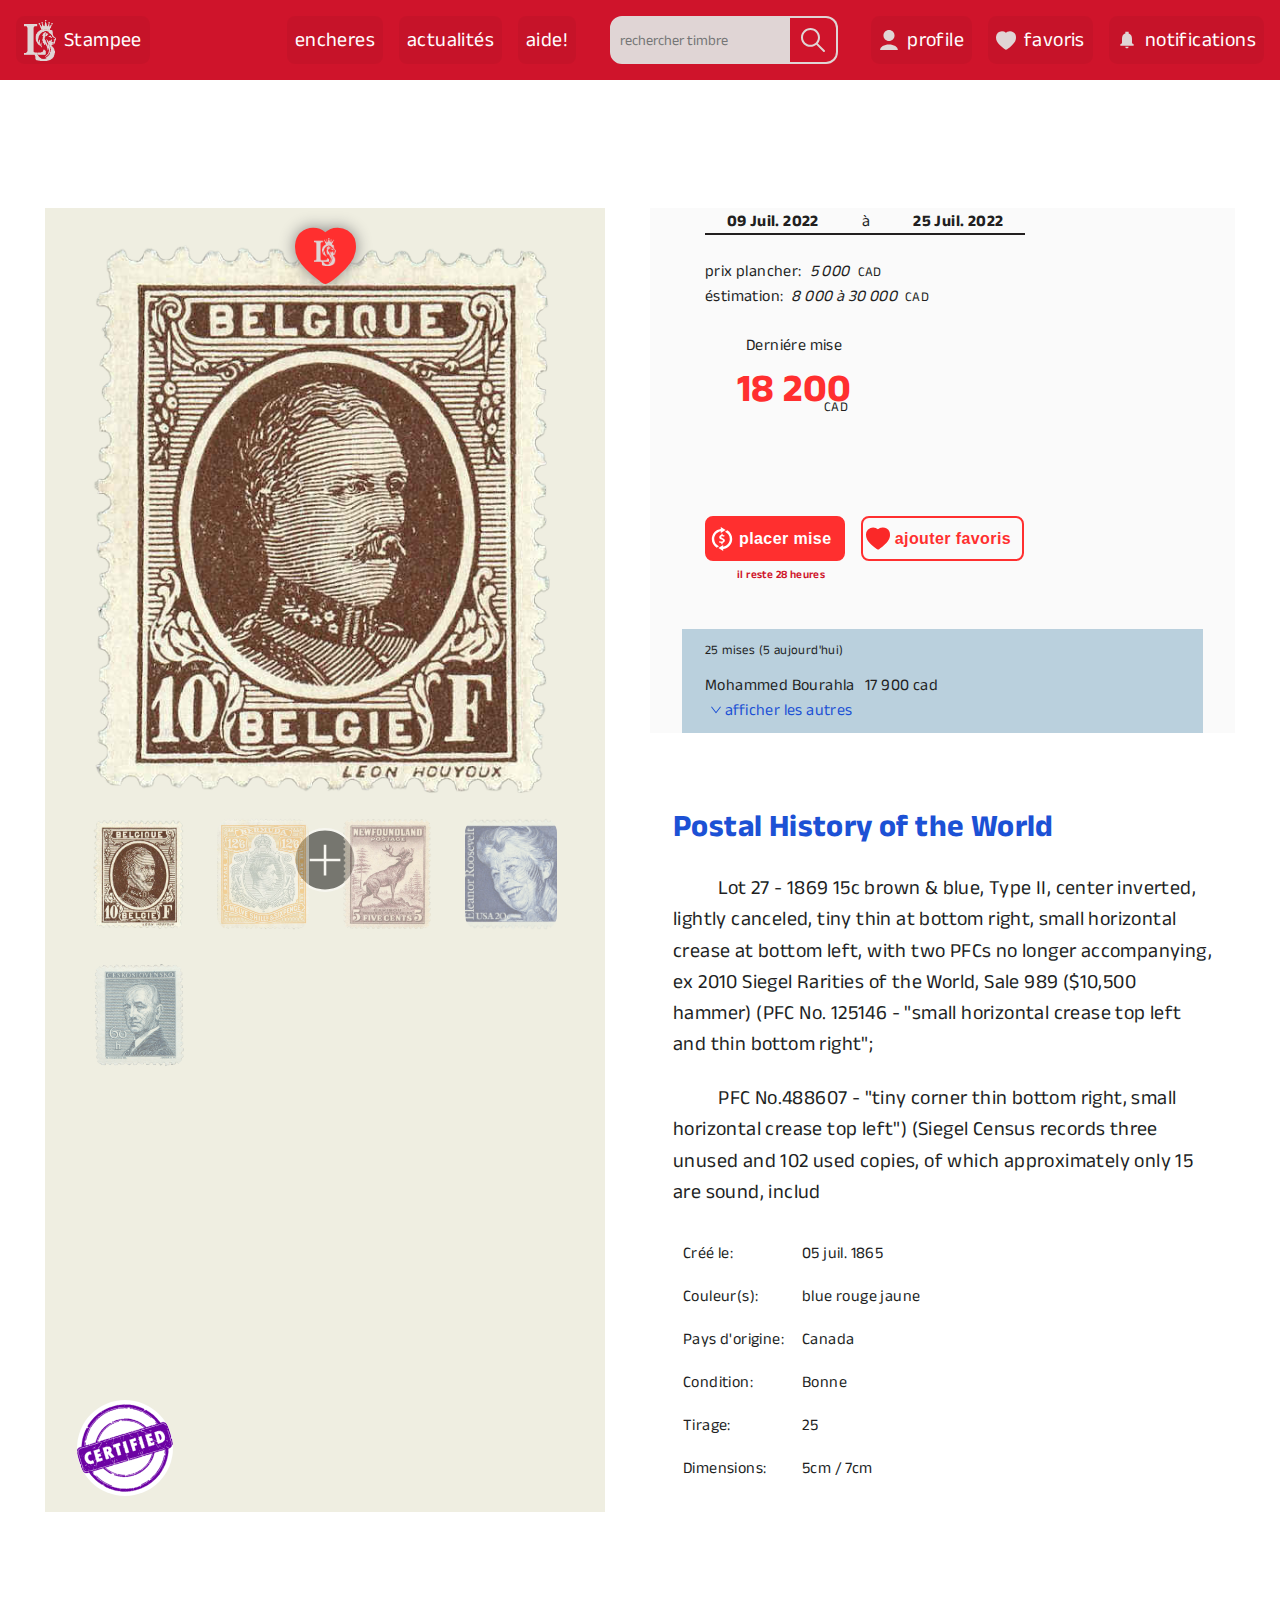
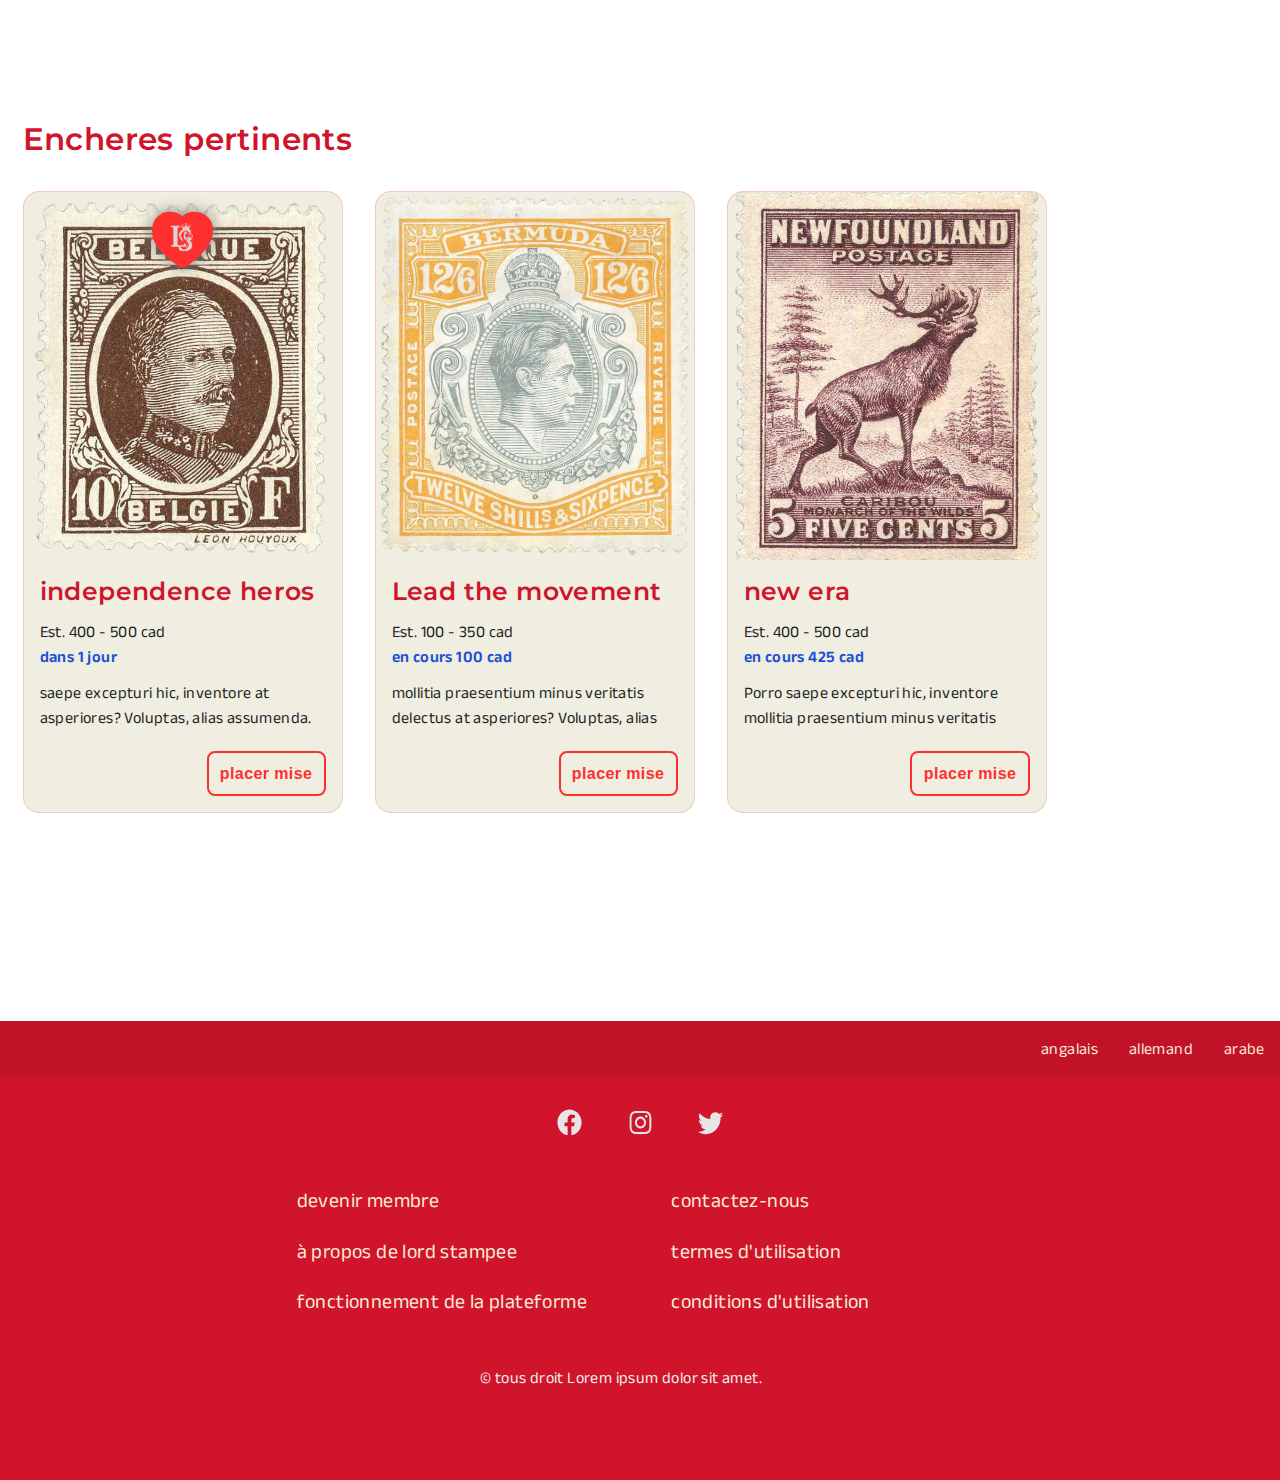
<file: maquettes/maquette/fiche-enchere.html>
<!DOCTYPE html>
<html lang="zxx">
   <head>
      <meta charset="UTF-8">
      <meta http-equiv="X-UA-Compatible" content="IE=edge">
      <meta name="viewport" content="width=device-width, initial-scale=1.0">
      <link rel="preconnect" href="https://fonts.googleapis.com">
      <link rel="preconnect" href="https://fonts.gstatic.com" crossorigin>
      <link href="https://fonts.googleapis.com/css2?family=Montserrat:wght@400;600&display=swap" rel="stylesheet">
      <link href="https://fonts.googleapis.com/css2?family=Anek+Latin:wght@300;600&display=swap" rel="stylesheet">
      <link rel="stylesheet" href="style.css">
      <title>Fiche enchére</title>
   </head>
   <body>
      <header>
         <nav>
            <a href="index.html" class="button logo">Stampee</a>
            <a href="catalogue.html">encheres</a>
            <a href="">actualités</a>
            <a href="">aide!</a>
         </nav>
         <nav>    
            <a href="#" class="button compte">profile</a>
            <a href="#" class="button favoris">favoris</a>
            <a href="#" class="button notifications">notifications</a>
         </nav>
         <form class="recherche">
            <input type="text" name="recherche" placeholder="rechercher timbre">
            <input type="submit" value="">
         </form>
      </header>
      <main class="fiche-enchere">
         <section class="timbres-image">
            <span class="coup-coeur"></span>
            <div class="image-courante">
               <input type="checkbox" id="zoom">
               <picture>
                  <img src="./images/stamp-1.png"  alt="un timbre precieux">
               </picture>
               <label for="zoom" class="libele-zoom"></label>
               <label for="zoom" class="libele-zoom"></label>
               <span class="certifie"></span>
            </div>
            <footer class="scrollable">
               <img src="./images/stamp-1.png" alt="un timbre precieux" class="selectionee">
               <img src="./images/stamp-2.png" alt="un timbre rare">
               <img src="./images/stamp-3.png" alt="un timbre pas chere">
               <img src="./images/stamp-4.png" alt="timbre de collection">
               <img src="./images/stamp-5.png" alt="un timbre royal">
            </footer>
         </section>
         <section class="enchere-description">
            <div class="dates">
               <b>09 Juil. 2022</b>
               <span>à</span>
               <b>25 Juil. 2022</b>
            </div>
            <article class="prix">
               <div>
                  <span>prix plancher:</span>
                  <em>5 000</em> <sub>CAD</sub>
               </div>
               <div>
                  <span>éstimation:</span>
                  <em>8 000 à 30 000</em><sub>CAD</sub>
               </div>
               <footer>
                  <span>Derniére mise</span>
                  <div><b>18 200</b> <sub>CAD</sub></div>
               </footer>
            </article>
            <footer>
               <a href="#" class="cta-principal placer-mise">
               placer mise
               </a>
               <a href="#" class="cta-secondaire ajouter-favoris">ajouter favoris</a>
               <span class="almost-late">il reste 28 heures</span>
            </footer>
            <article class="mises">
               <header>
                  25 mises (5 aujourd'hui)
               </header>
               <input type="checkbox" id="tous-mise">
               <ul>
                  <li>
                     <span>Mohammed Bourahla</span> 17 900 cad
                  </li>
                  <li>
                     <span>anonyme</span> 17 500 cad
                  </li>
                  <li>
                     <span>anonyme</span>  17 250 cad
                  </li>
                  <li>
                     <span>Gauthier Morin</span>  17 100 cad
                  </li>
                  <li>
                     <span>anonyme</span>  16 500 cad
                  </li>
               </ul>
               <label for="tous-mise" class="aficacher">afficher les autres</label>
               <label for="tous-mise" class="aficacher">cacher</label>
            </article>
         </section>
         <section class="timbre-description">
            <header>
               Postal History of the World
            </header>
            <p>
               Lot 27 - 1869 15c brown & blue, Type II, center inverted, lightly canceled, tiny thin at bottom right, small horizontal crease at bottom left, with two PFCs no longer accompanying, ex 2010 Siegel Rarities of the World, Sale 989 ($10,500 hammer) (PFC No. 125146 - "small horizontal crease top left and thin bottom right";
            </p>
            <p>
               PFC No.488607 - "tiny corner thin bottom right, small horizontal crease top left") (Siegel Census records three unused and 102 used copies, of which approximately only 15 are sound, includ
            </p>
            <table>
               <tr>
                  <td>Créé le:</td>
                  <td>05 juil. 1865</td>
               </tr>
               <tr>
                  <td>Couleur(s):</td>
                  <td>blue rouge jaune</td>
               </tr>
               <tr>
                  <td>Pays d'origine:</td>
                  <td>Canada</td>
               </tr>
               <tr>
                  <td>Condition:</td>
                  <td>Bonne</td>
               </tr>
               <tr>
                  <td>Tirage:</td>
                  <td>25</td>
               </tr>
               <tr>
                  <td>Dimensions:</td>
                  <td>5cm / 7cm</td>
               </tr>
            </table>
         </section>
      </main>
      <article>
         <h2>Encheres pertinents</h2>
         <section class="grille">
            <article>
               <span class="coup-coeur"></span>
               <img src="./images/stamp-1.png"  alt="un timbre simple">
               <div>
                  <h3>
                     independence heros
                  </h3>
                  <span>
                  Est. 400 - 500 cad
                  </span>
                  <span>
                  dans 1 jour
                  </span>
                  <p>
                     saepe excepturi hic, inventore at asperiores? Voluptas, alias assumenda. Voluptatem quis amet a ratione ad maxime.
                  </p>
                  <footer>
                     <a href="fiche-enchere.html" class="cta-secondaire">placer mise</a>
                  </footer>
               </div>
            </article>
            <article>
               <img src="./images/stamp-2.png"  alt="un timbre precieux">
               <div>
                  <h3>
                     Lead the movement
                  </h3>
                  <span>
                  Est. 100 - 350 cad
                  </span>
                  <span>
                  en cours 100 cad
                  </span>
                  <p>
                     mollitia praesentium minus veritatis delectus at asperiores? Voluptas, alias assumenda. Voluptatem quis amet a ratione ad maxime.
                  </p>
                  <footer>
                     <a href="fiche-enchere.html" class="cta-secondaire">placer mise</a>
                  </footer>
               </div>
            </article>
            <article>
               <img src="./images/stamp-3.png"  alt="un timbre historique">
               <div>
                  <h3>
                     new era
                  </h3>
                  <span>
                  Est. 400 - 500 cad
                  </span>
                  <span>
                  en cours 425 cad
                  </span>
                  <p>
                     Porro saepe excepturi hic, inventore mollitia praesentium minus veritatis delectus at asperiores? Voluptas, alias assumenda. Voluptatem quis amet a ratione ad maxime.
                  </p>
                  <footer>
                     <a href="fiche-enchere.html" class="cta-secondaire">placer mise</a>
                  </footer>
               </div>
            </article>
         </section>
      </article>
      <footer>
         <div>
            <a href="#">Angalais</a> <a href="#">Allemand</a> <a href="#">Arabe</a>
         </div>
         <div>
            <a href="" class="facebook sociaux button"></a>
            <a href="" class="instagram sociaux button"></a>
            <a href="" class="twitter sociaux button"></a>
         </div>
         <div>
            <p>
               <a href="#">Devenir membre</a>
               <a href="#">À propos de Lord Stampee</a>
               <a href="#">Fonctionnement de la plateforme</a>
            </p>
            <p>
               <a href="#">Contactez-nous</a>
               <a href="#">Termes d'utilisation</a>
               <a href="#">Conditions d'utilisation</a>
            </p>
         </div>
         <p>
            &copy; tous droit Lorem ipsum dolor sit amet.
         </p>
      </footer>
   </body>
</html>
</file>
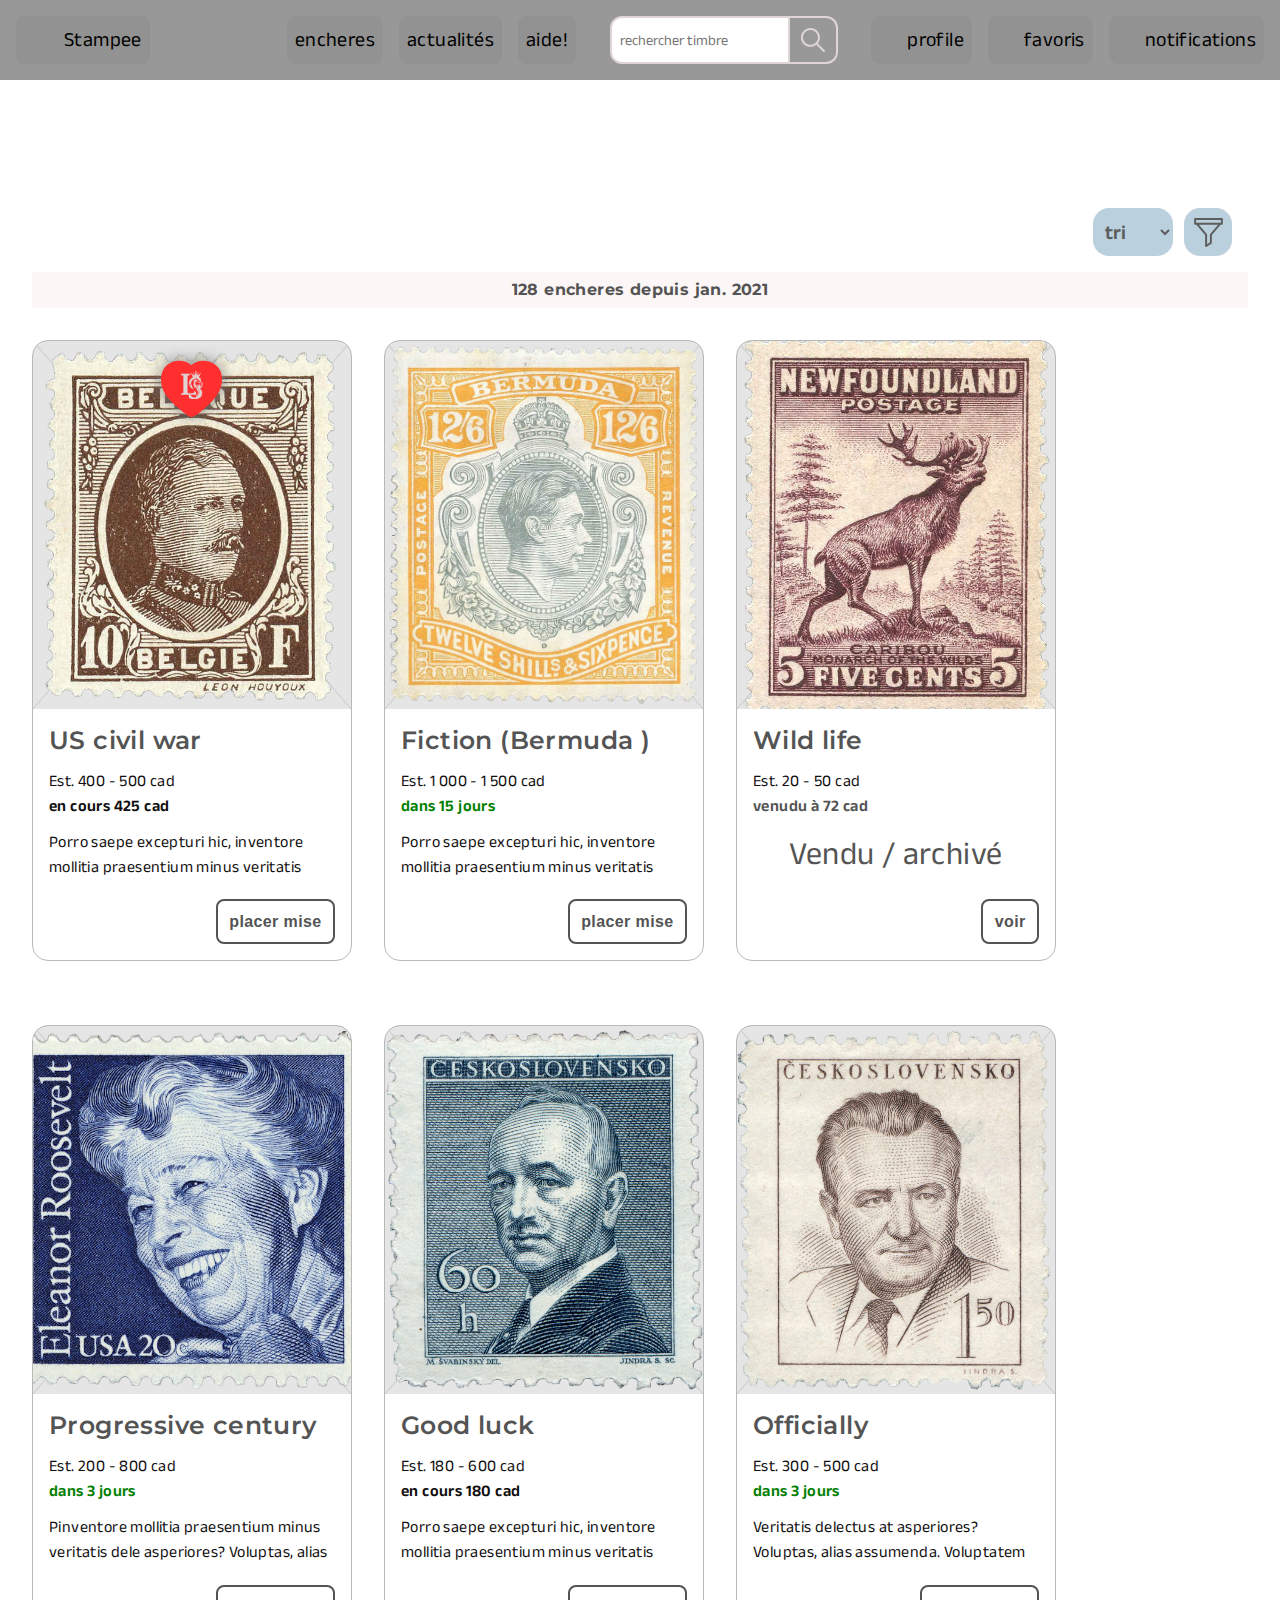
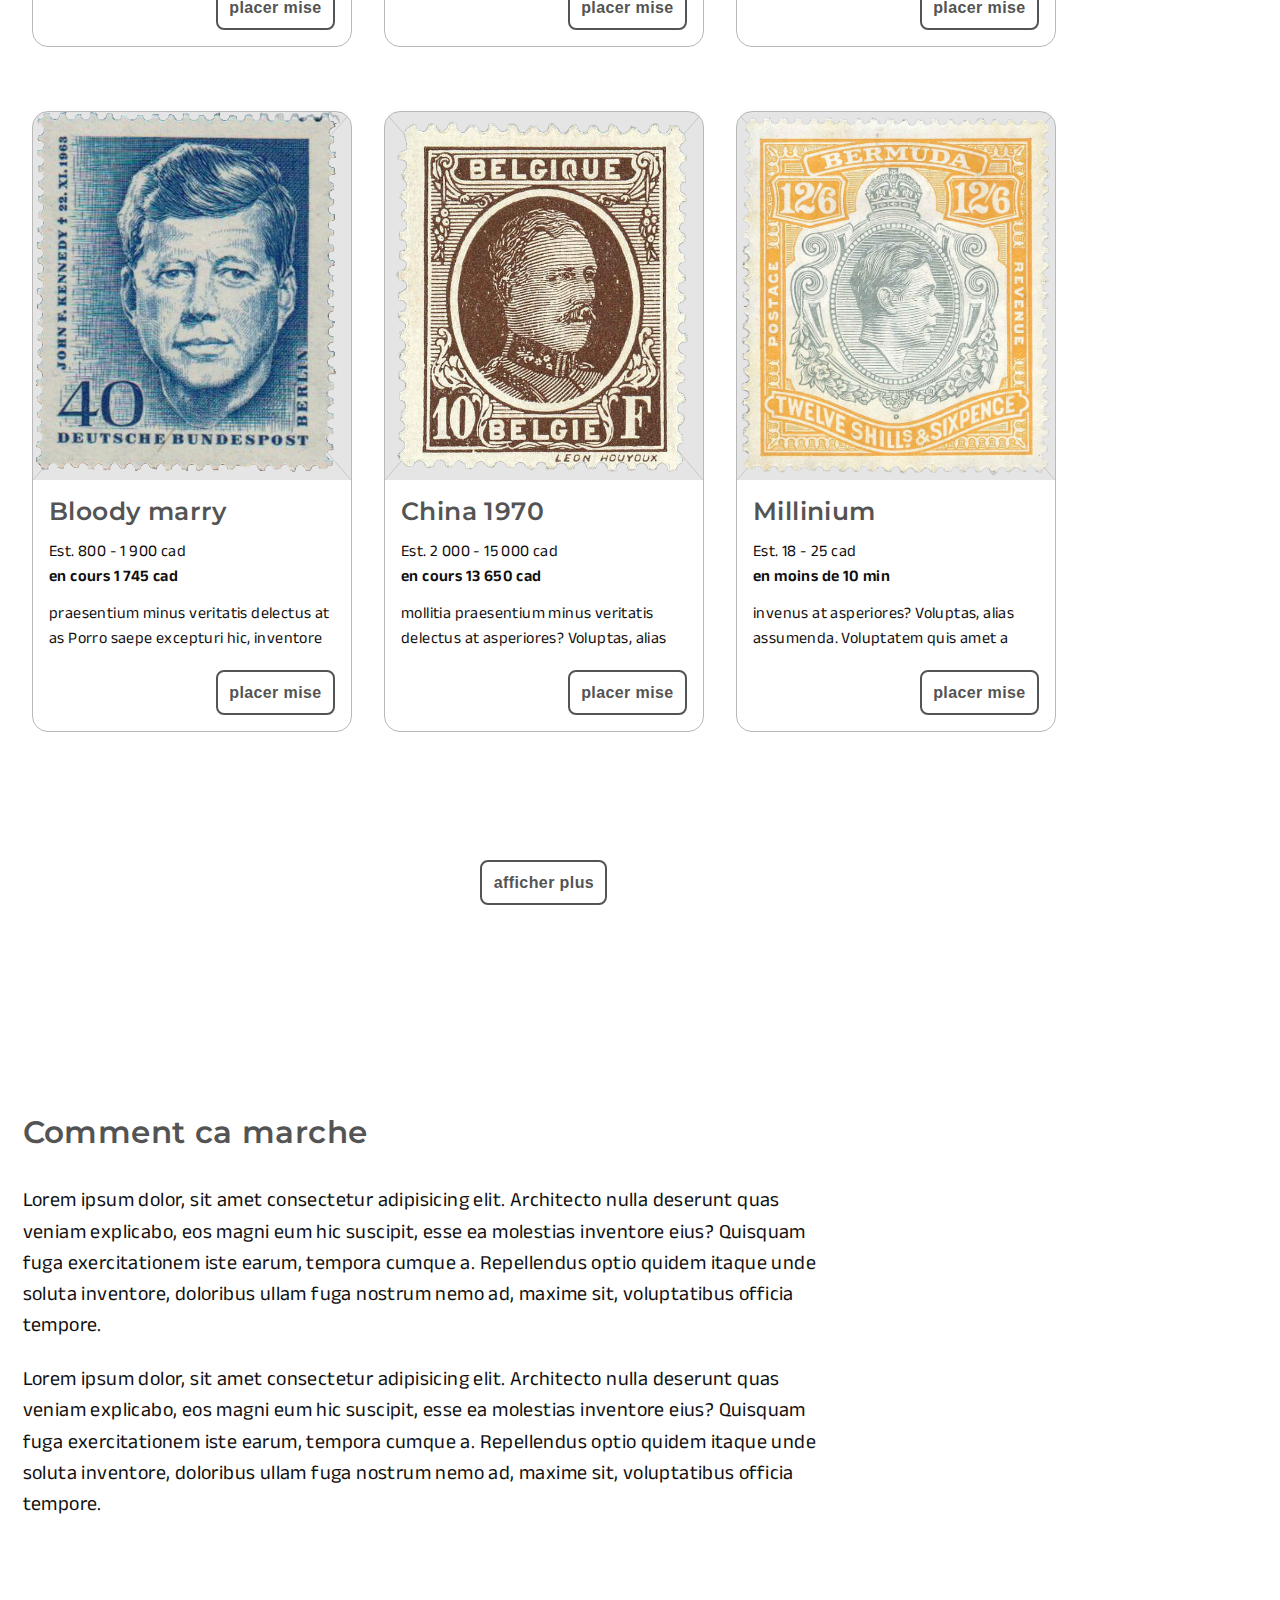
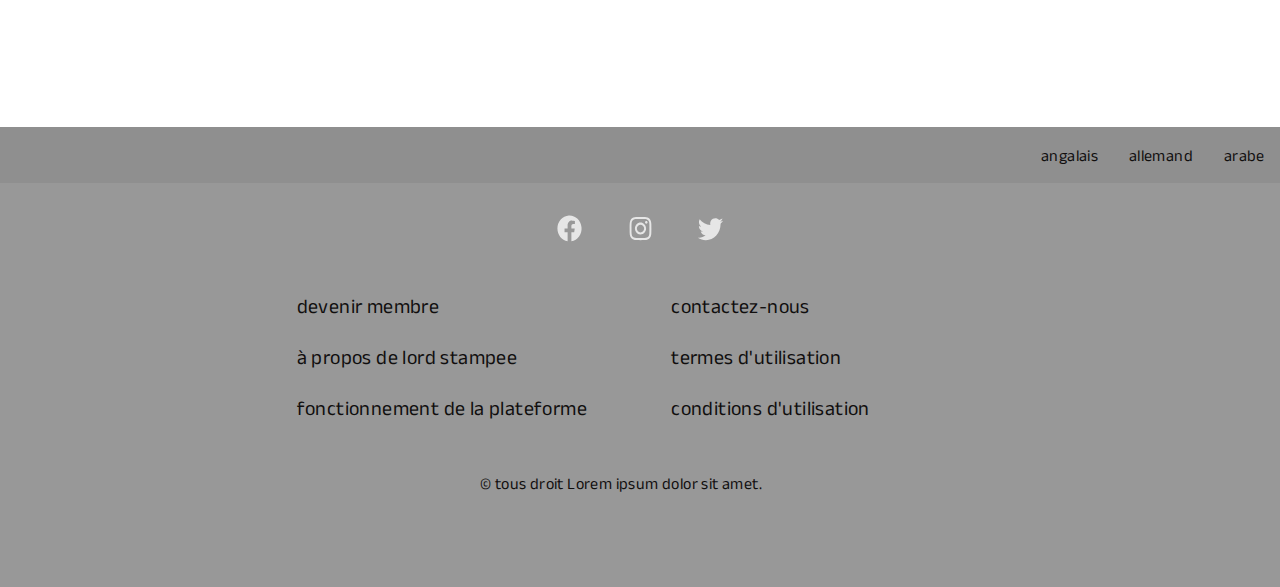
<file: maquettes/wireframe/catalogue.html>
<!DOCTYPE html>
<html lang="fr">
<head>
    <meta charset="UTF-8">
    <meta http-equiv="X-UA-Compatible" content="IE=edge">
    <meta name="viewport" content="width=device-width, initial-scale=1.0">
    <link rel="preconnect" href="https://fonts.googleapis.com">
    <link rel="preconnect" href="https://fonts.gstatic.com" crossorigin>
    <link href="https://fonts.googleapis.com/css2?family=Montserrat:wght@400;600&display=swap" rel="stylesheet">
    <link href="https://fonts.googleapis.com/css2?family=Anek+Latin:wght@300;600&display=swap" rel="stylesheet">

    <link rel="stylesheet" href="style.css">
    <title>Catalogue</title>

</head>
<body>


    <header>

        <nav>
            <a href="index.html" class="button logo">Stampee</a>
            <a href="catalogue.html">encheres</a>
            <a href="">actualités</a>
            <a href="">aide!</a>
        </nav>

        <nav>    
            <a href="#" class="button compte">profile</a>
            <a href="#" class="button favoris">favoris</a>
            <a href="#" class="button notifications">notifications</a>
        </nav>

        <form class="recherche">
            <input type="text" name="recherche" placeholder="rechercher timbre">
            <input type="submit" value="">
        </form>

    </header>

    <main>

        <header class="filtreHeader">
            <input type="checkbox" id="filtre" class="filtre-button">
            <div>
                <span>
                    <select>
                        <option selected>tri</option>
                        <option>prix</option>
                    </select>
                    <label for="filtre" class="filtre button"></label>
                </span>
            </div>
            <div>
                <span>
                    <input type="checkbox" id="englnd">
                    <label for="englnd">Anglettere</label>
                    <input type="checkbox" id="cnd" checked>
                    <label for="cnd">Canada</label>
                    <input type="checkbox" id="usa">
                    <label for="usa">USA</label>
                    <input type="checkbox" id="austrl">
                    <label for="austrl">Australie</label>
                </span>

                <span>
                    <input type="radio" name="type" id="ts" checked>
                    <label for="ts">Tous</label>
                    <input type="radio" name="type" id="pss">
                    <label for="pss">Passés</label>
                    <input type="radio" name="type" id="encrs">
                    <label for="encrs">En cours</label>
                </span>

            </div>
            <h4>128 encheres depuis jan. 2021</h4>

        </header>


        <section class="grille">

            <article>

                <span class="coup-coeur"></span>
                
                <img src="./images/stamp-1.png">
                <div>
                    <h3>
                        US civil war
                    </h3>
                    <span>
                        Est. 400 - 500 cad
                    </span>
                    <span>
                        en cours 425 cad
                    </span>
                    <p>
                        Porro saepe excepturi hic, inventore mollitia praesentium minus veritatis delectus at asperiores? Voluptas, alias assumenda. Voluptatem quis amet a ratione ad maxime.
                    </p>
                    <footer>
                        <a href="fiche-enchere.html" class="cta-secondaire">placer mise</a>
                    </footer>
                </div>
            </article>

            <article>
                <img src="./images/stamp-2.png">
                <div>
                    <h3>
                        Fiction (Bermuda )
                    </h3>
                    <span>
                        Est. 1 000 - 1 500 cad
                    </span>
                    <span class="not-yet">
                        dans 15 jours
                    </span>
                    <p>
                        Porro saepe excepturi hic, inventore mollitia praesentium minus veritatis delectus at asperiores? Voluptas, alias assumenda. Voluptatem quis amet a ratione ad maxime.
                    </p>
                    <footer>
                        <a href="fiche-enchere.html" class="cta-secondaire">placer mise</a>
                    </footer>
                </div>
            </article>

            <article class="archive">
                <img src="./images/stamp-3.png">
                <div>
                    <h3>
                        Wild life
                    </h3>
                    <span>
                        Est. 20 - 50 cad
                    </span>
                    <span class="sold">
                       venudu à 72 cad
                    </span>
                    <p class="sold-label">
                        Vendu / archivé
                    </p>
                    <footer>
                        <a href="fiche-enchere.html" class="cta-secondaire">voir</a>
                    </footer>
                </div>
            </article>

            <article>
                <img src="./images/stamp-4.png">
                <div>
                    <h3>
                        Progressive century
                    </h3>
                    <span>
                        Est. 200 - 800 cad
                    </span>
                    <span  class="not-yet">
                        dans 3 jours
                    </span>
                    <p>
                        Pinventore mollitia praesentium minus veritatis dele asperiores? Voluptas, alias assumenda. Voluptatem quis amet a ratione ad maxime.
                    </p>
                    <footer>
                        <a href="fiche-enchere.html" class="cta-secondaire">placer mise</a>
                    </footer>
                </div>
            </article>

            <article>
                <img src="./images/stamp-5.png">
                <div>
                    <h3>
                        Good luck
                    </h3>
                    <span>
                        Est. 180 - 600 cad
                    </span>
                    <span>
                        en cours 180 cad
                    </span>
                    <p>
                        Porro saepe excepturi hic, inventore mollitia praesentium minus veritatis delectus at asperiores? Voluptas, alias assumenda. Voluptatem quis amet a ratione ad maxime.
                    </p>
                    <footer>
                        <a href="fiche-enchere.html" class="cta-secondaire">placer mise</a>
                    </footer>
                </div>
            </article>

            <article>
                <img src="./images/stamp-6.png">
                <div>
                    <h3>
                        Officially
                    </h3>
                    <span>
                        Est. 300 - 500 cad
                    </span>
                    <span  class="not-yet">
                        dans 3 jours
                    </span>
                    <p>
                        Veritatis delectus at asperiores? Voluptas, alias assumenda. Voluptatem quis amet a ratione ad maxime.
                    </p>
                    <footer>
                        <a href="fiche-enchere.html" class="cta-secondaire">placer mise</a>
                    </footer>
                </div>
            </article>

            <article>
                <img src="./images/stamp-7.png">
                <div>
                    <h3>
                        Bloody marry
                    </h3>
                    <span>
                        Est. 800 - 1 900 cad
                    </span>
                    <span>
                        en cours 1 745 cad
                    </span>
                    <p>
                        praesentium minus veritatis delectus at as Porro saepe excepturi hic, inventore mollitia periores? Voluptas, alias assumenda. Voluptatem quis amet a ratione ad maxime.
                    </p>
                    <footer>
                        <a href="fiche-enchere.html" class="cta-secondaire">placer mise</a>
                    </footer>
                </div>
            </article>

            <article>
                <img src="./images/stamp-1.png">
                <div>
                    <h3>
                        China 1970
                    </h3>
                    <span>
                        Est. 2 000 - 15 000 cad
                    </span>
                    <span>
                        en cours 13 650 cad
                    </span>
                    <p>
                        mollitia praesentium minus veritatis delectus at asperiores? Voluptas, alias assumenda. Voluptatem quis amet a ratione ad maxime.
                    </p>
                    <footer>
                        <a href="fiche-enchere.html" class="cta-secondaire">placer mise</a>
                    </footer>
                </div>
            </article>

            <article>
                <img src="./images/stamp-2.png">
                <div>
                    <h3>
                        Millinium
                    </h3>
                    <span>
                        Est. 18 - 25 cad
                    </span>
                    <span>
                        en moins de 10 min
                    </span>
                    <p>
                        invenus at asperiores? Voluptas, alias assumenda. Voluptatem quis amet a ratione ad maxime.
                    </p>
                    <footer>
                        <a href="fiche-enchere.html" class="cta-secondaire">placer mise</a>
                    </footer>
                </div>
            </article>

            
            <label for="" class="cta-secondaire">afficher plus</label>
            
        </section>

    </main>

    <article>
        <h2>Comment ca marche</h2>
        <section>
            <p>
                Lorem ipsum dolor, sit amet consectetur adipisicing elit. Architecto nulla deserunt quas veniam explicabo, eos magni eum hic suscipit, esse ea molestias inventore eius? Quisquam fuga exercitationem iste earum, tempora cumque a. Repellendus optio quidem itaque unde soluta inventore, doloribus ullam fuga nostrum nemo ad, maxime sit, voluptatibus officia tempore.

            </p>
            <p>
                Lorem ipsum dolor, sit amet consectetur adipisicing elit. Architecto nulla deserunt quas veniam explicabo, eos magni eum hic suscipit, esse ea molestias inventore eius? Quisquam fuga exercitationem iste earum, tempora cumque a. Repellendus optio quidem itaque unde soluta inventore, doloribus ullam fuga nostrum nemo ad, maxime sit, voluptatibus officia tempore.

            </p>
        </section>
    </article>
    

    <footer>

        <div>
            <a href="#">Angalais</a> <a href="#">Allemand</a> <a href="#">Arabe</a>
        </div>

        <div>
            <a href="" class="facebook sociaux button"></a>
            
            <a href="" class="instagram sociaux button"></a>

            <a href="" class="twitter sociaux button"></a>

        </div>

        

            <div>
                <p>
                    <a href="#">Devenir membre</a>
                    <a href="#">À propos de Lord Stampee</a>
                    <a href="#">Fonctionnement de la plateforme</a>
                </p>
    
                <p>
                    <a href="#">Contactez-nous</a>
                    <a href="#">Termes d'utilisation</a>
                    <a href="#">Conditions d'utilisation</a>
                </p>
    
            </div>

            <p>
                &copy; tous droit Lorem ipsum dolor sit amet.
            </p>

    </footer>

</body>
</html>
</file>
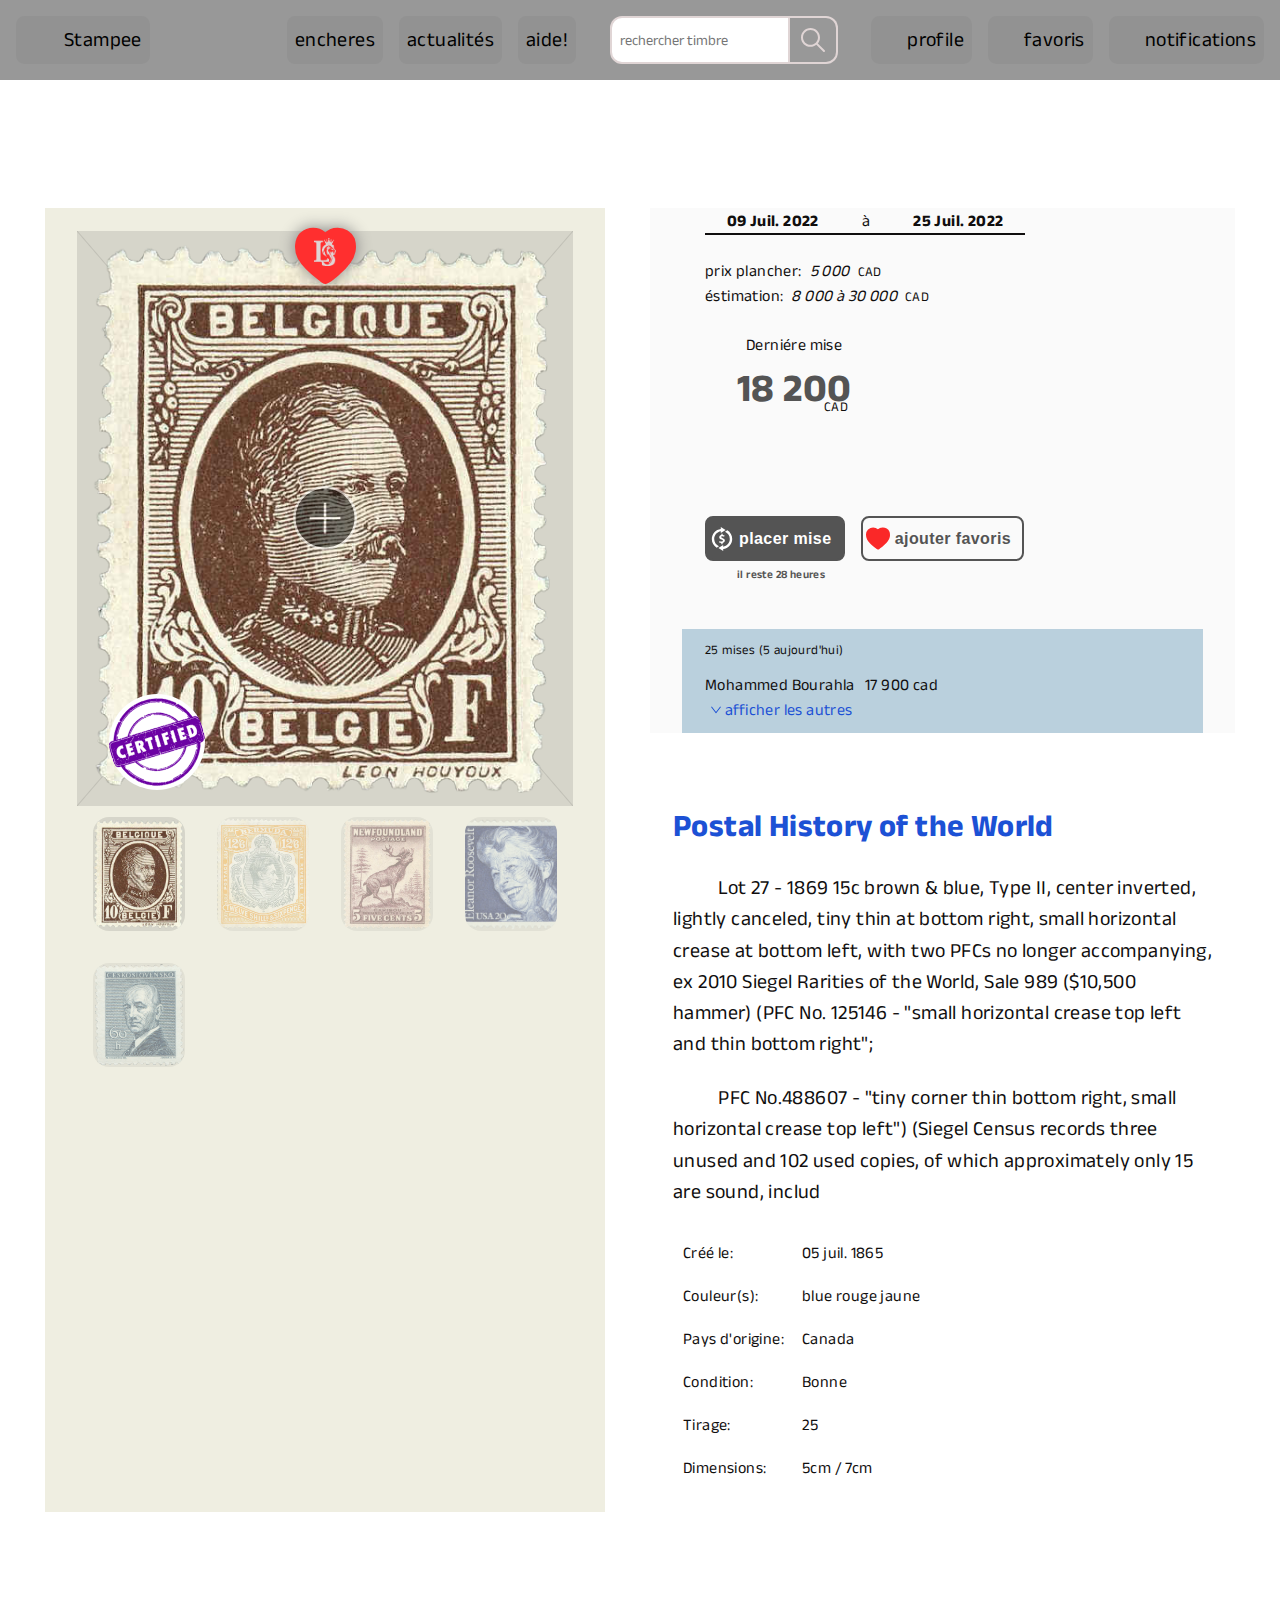
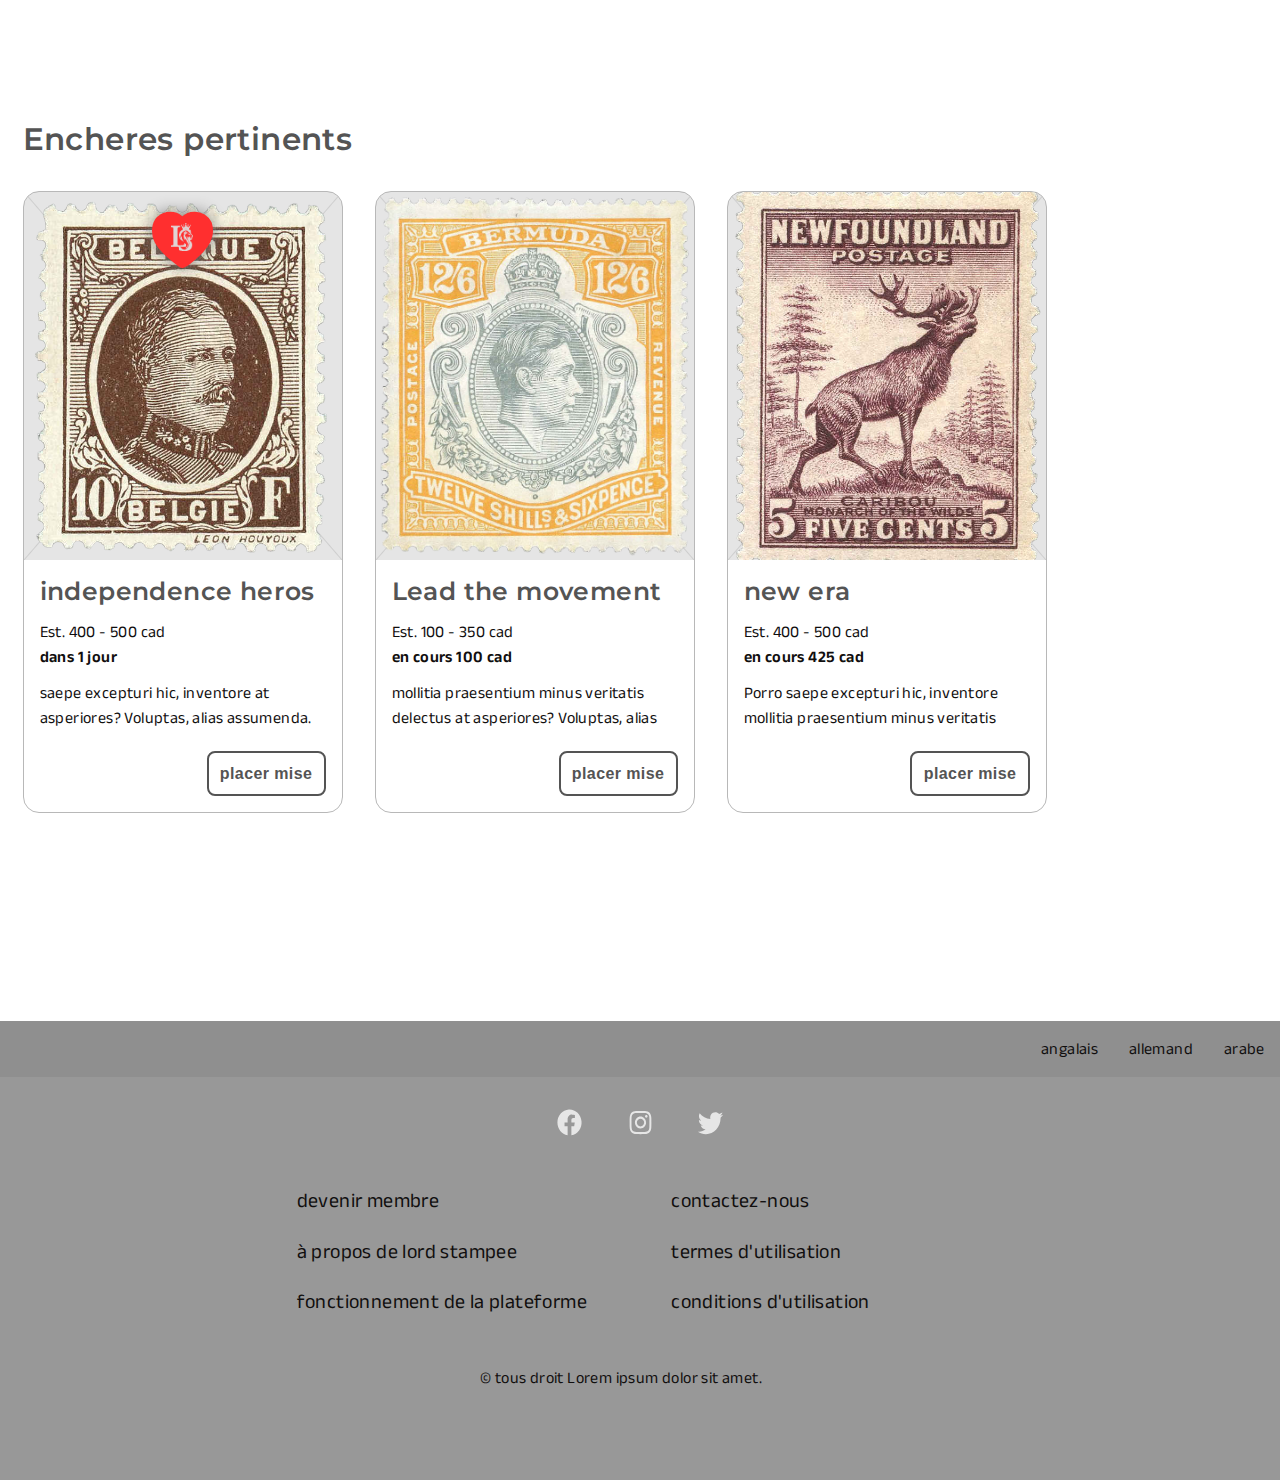
<file: maquettes/wireframe/fiche-enchere.html>
<!DOCTYPE html>
<html lang="fr">
<head>
    <meta charset="UTF-8">
    <meta http-equiv="X-UA-Compatible" content="IE=edge">
    <meta name="viewport" content="width=device-width, initial-scale=1.0">
    <link rel="preconnect" href="https://fonts.googleapis.com">
    <link rel="preconnect" href="https://fonts.gstatic.com" crossorigin>
    <link href="https://fonts.googleapis.com/css2?family=Montserrat:wght@400;600&display=swap" rel="stylesheet">
    <link href="https://fonts.googleapis.com/css2?family=Anek+Latin:wght@300;600&display=swap" rel="stylesheet">

    <link rel="stylesheet" href="style.css">
    <title>Fiche enchére</title>

</head>
<body>

    <header>

        <nav>
            <a href="index.html" class="button logo">Stampee</a>
            <a href="catalogue.html">encheres</a>
            <a href="">actualités</a>
            <a href="">aide!</a>
        </nav>

        <nav>    
            <a href="#" class="button compte">profile</a>
            <a href="#" class="button favoris">favoris</a>
            <a href="#" class="button notifications">notifications</a>
        </nav>

        <form class="recherche">
            <input type="text" name="recherche" placeholder="rechercher timbre">
            <input type="submit" value="">
        </form>

    </header>
        
    <main class="fiche-enchere">

        
        <section class="timbres-image">

            <span class="coup-coeur"></span>
           
            
            <input type="checkbox" id="zoom">
            <picture>
                <label for="zoom" class="libele-zoom"></label>
                <label for="zoom" class="libele-zoom"></label>
                <img src="./images/stamp-1.png">
            
                <span class="certifie"></span>

            </picture>

            <footer class="scrollable">
                <img src="./images/stamp-1.png" class="selectionee">
                <img src="./images/stamp-2.png">
                <img src="./images/stamp-3.png">
                <img src="./images/stamp-4.png">
                <img src="./images/stamp-5.png">
            </footer>

        </section>

        <section class="enchere-description">
            
            <div class="dates">

                <b>09 Juil. 2022</b>
                <span>à</span>
                <b>25 Juil. 2022</b>

            </div>

            <article class="prix">

                <div>
                    <span>prix plancher:</span>
                    <em>5 000</em> <sub>CAD</sub>
                </div>
                

                <div>
                    <span>éstimation:</span>
                    <em>8 000 à 30 000</em><sub>CAD</sub>
                </div>
                

                <footer>
                    <span>Derniére mise</span>
                    <div><b>18 200</b> <sub>CAD</sub></div>
                </footer>
                

            </article>

            <footer>
                <a href="#" class="cta-principal placer-mise">
                    placer mise
                </a>
                <a href="#" class="cta-secondaire ajouter-favoris">ajouter favoris</a>
                <span class="almost-late">il reste 28 heures</span>
            </footer>
            
            <article class="mises">

                <header>
                    25 mises (5 aujourd'hui)
                </header>

                <input type="checkbox" id="tous-mise">

                <ul>
                
                    <li>
                        <span>Mohammed Bourahla</span> 17 900 cad
                    </li>

                    <li>
                        <span>anonyme</span> 17 500 cad
                    </li>

                    <li>
                        <span>anonyme</span>  17 250 cad
                    </li>

                    <li>
                        <span>Gauthier Morin</span>  17 100 cad
                    </li>

                    <li>
                        <span>anonyme</span>  16 500 cad
                    </li>

                </ul>

                <label for="tous-mise" class="aficacher">afficher les autres</label>
                <label for="tous-mise" class="aficacher">cacher</label>

            </article>
            

        </section>

        <section class="timbre-description">

            <header>
                Postal History of the World
            </header>

            <p>
                Lot 27 - 1869 15c brown & blue, Type II, center inverted, lightly canceled, tiny thin at bottom right, small horizontal crease at bottom left, with two PFCs no longer accompanying, ex 2010 Siegel Rarities of the World, Sale 989 ($10,500 hammer) (PFC No. 125146 - "small horizontal crease top left and thin bottom right";
            </p>

            <p>
                PFC No.488607 - "tiny corner thin bottom right, small horizontal crease top left") (Siegel Census records three unused and 102 used copies, of which approximately only 15 are sound, includ
            </p>


            <table>
                <tr><td>Créé le:</td><td>05 juil. 1865</td></tr>
                <tr><td>Couleur(s):</td><td>blue rouge jaune</td></tr>
                <tr><td>Pays d'origine:</td><td>Canada</td></tr>
                <tr><td>Condition:</td><td>Bonne</td></tr>
                <tr><td>Tirage:</td><td>25</td></tr>
                <tr><td>Dimensions:</td><td>5cm / 7cm</td></tr>
            </table>

        </section>


</main>

    <article>

        <h2>Encheres pertinents</h2>

        <section class="grille">

            <article>

                <span class="coup-coeur"></span>

                <img src="./images/stamp-1.png">
                <div>
                    <h3>
                        independence heros
                    </h3>
                    <span>
                        Est. 400 - 500 cad
                    </span>
                    <span>
                        dans 1 jour
                    </span>

                    <p>
                       saepe excepturi hic, inventore at asperiores? Voluptas, alias assumenda. Voluptatem quis amet a ratione ad maxime.
                    </p>

                    <footer>
                        <a href="fiche-enchere.html" class="cta-secondaire">placer mise</a>
                    </footer>

                </div>
            </article>

            <article>
                <img src="./images/stamp-2.png">
                <div>
                    <h3>
                       Lead the movement
                    </h3>
                    <span>
                        Est. 100 - 350 cad
                    </span>
                    <span>
                        en cours 100 cad
                    </span>
                    <p>
                        mollitia praesentium minus veritatis delectus at asperiores? Voluptas, alias assumenda. Voluptatem quis amet a ratione ad maxime.
                    </p>
                    <footer>
                        <a href="fiche-enchere.html" class="cta-secondaire">placer mise</a>
                    </footer>
                </div>
            </article>

            <article>
                <img src="./images/stamp-3.png">
                <div>
                    <h3>
                        new era
                    </h3>
                    <span>
                        Est. 400 - 500 cad
                    </span>
                    <span>
                        en cours 425 cad
                    </span>
                    <p>
                        Porro saepe excepturi hic, inventore mollitia praesentium minus veritatis delectus at asperiores? Voluptas, alias assumenda. Voluptatem quis amet a ratione ad maxime.
                    </p>
                    <footer>
                        <a href="fiche-enchere.html" class="cta-secondaire">placer mise</a>
                    </footer>
                </div>
            </article>
                        
        </section>

    </article>


    <footer>

        <div>
            <a href="#">Angalais</a> <a href="#">Allemand</a> <a href="#">Arabe</a>
        </div>

        <div>
            <a href="" class="facebook sociaux button"></a>
            
            <a href="" class="instagram sociaux button"></a>

            <a href="" class="twitter sociaux button"></a>

        </div>

        

            <div>
                <p>
                    <a href="#">Devenir membre</a>
                    <a href="#">À propos de Lord Stampee</a>
                    <a href="#">Fonctionnement de la plateforme</a>
                </p>
    
                <p>
                    <a href="#">Contactez-nous</a>
                    <a href="#">Termes d'utilisation</a>
                    <a href="#">Conditions d'utilisation</a>
                </p>
    
            </div>

            <p>
                &copy; tous droit Lorem ipsum dolor sit amet.
            </p>

    </footer>

</body>
</html>
</file>
<file: Livrable/Exercice 3/style.css>
:root {
    /* polices */
    --police-corp-principal: 'Merienda', sans-serif;
    --police-titre: 'Aclonica', serif;


    /* coleurs */
    --blue-principal : #0047EA;
    --gre-secondaire : #ADA9BB;
    --gre-principal : #787586;
    --rouge-principal : #D20016;
    --rouge-secondaire : #FF1041;


    --texte-principal: #221f1f;
    --texte-gre: #484848;
    --texte-blanc-casse: #e1dfe9;
    --texte-blanc: #fff;

    /* font-size et gutter, source type-scale.com #####################################################################*/
    /* font size scale, 1.250 – Major Third ###########################################################################*/
    --texte-1000: 4.5rem;
    --texte-900: 3.052rem;
    --texte-800: 2.441rem;
    --texte-700: 1.953rem;
    --texte-600: 1.563rem;
    --texte-500: 1.25rem;
    --texte-400: 1rem;
    --texte-300: 0.8rem;
    --texte-200: 0.64rem;
    --texte-100: 0.512rem;


    /* gutter 1.414 – Augmented Fourth ##################################################################################*/
    --goutiere-1000: 5.653rem;
    --goutiere-800: 3.998rem;
    --goutiere-600: 2.827rem;
    --goutiere-400: 1.999rem;
    --goutiere-300: 1.414rem;
    --goutiere-200: 1rem;
    --goutiere-100: 0.707rem;

    line-height: 1.5625;
    color: var(--texte-principal);
}


*{
    margin: 0;
    padding: 0;
    background-repeat: no-repeat;
    background-position: center;
    background-size: cover;
    box-sizing: border-box;
}

body{
    padding: 4rem 5rem 1rem 5rem;
    display: flex;
    flex-direction: column;
    gap: var(--goutiere-600);

    font-family: -apple-system, BlinkMacSystemFont, 'Segoe UI', Roboto, Oxygen, Ubuntu, Cantarell, 'Open Sans', 'Helvetica Neue', sans-serif;
}

img{
    width: 100%;
    display: block;
    object-fit: cover;
    padding: 0.2rem;
}

h1,
h2,
h3,
h4,
h5,
h6 {
    line-height: 1.25;
    font-weight: 500;
    max-width: 40ch;
    color: var(--texte-gre);
}

h1 {
    font-size: var(--texte-900);
    max-width: 40ch;
    font-weight: 900;
}

h2 {
    font-size: var(--texte-700);
}

h3 {
    font-size: var(--texte-600);
}

h4 {
    font-size: var(--texte-400);
}


main, main article {
    display: flex;
    flex-direction: column;
}

main{
    gap: var(--goutiere-1000);
}

main article {
    gap: var(--goutiere-400);
    margin-top: var(--goutiere-300);
}

main article  + article {
    margin-top: var(--goutiere-800);
}

main article > header {
    border-bottom: 2px solid lightgray;
    padding: 0 0 var(--goutiere-100) 0;
}

article > section{
    display: flex;
    gap: var(--goutiere-400);
}

.interface-insperation a{
    width: 25%;
    height: 18rem;
    overflow: hidden;
    box-shadow: 0 0 6px 0px #d9d4d4;
}

.palette > div{
    flex: 0 0 7rem;
    aspect-ratio: 1;
    display: flex;
    justify-content: center;
    align-items: center;
    color: white;
    border-radius: 1rem;
    font-weight: 600;
    font-size: .8em;
}

.pictogrammes {
    flex-direction: column;
}

.pictogrammes div{
    display: flex;
    gap: 1rem;
    justify-content: space-around;
}

.pictogrammes div span{
    padding: 2rem;
}

.pictogrammes div:nth-of-type(2) span{
    padding: 1.25rem;    
}
.pictogrammes div:nth-of-type(3) span{
    padding: .75rem;    
}


.facebook{
    background-image: url("imgs/facebook.svg");
}

.twitter{
    background-image: url("imgs/twitter.svg");
}

.google{
    background-image: url("imgs/google.svg");
}

.signin{
    background-image: url("imgs/signin.svg");
}

.search{
    background-image: url("imgs/search.svg");
}

.special{
    background-image: url("imgs/special.svg");
}

.bid{
    background-image: url("imgs/bid.svg");
}

.email{
    background-image: url("imgs/email.svg");
}

.phone{
    background-image: url("imgs/phone.svg");
}

.home{
    background-image: url("imgs/home.svg");
}

.favourite{
    background-image: url("imgs/favourite.svg");
}

.images, .insperation{
    flex-wrap: wrap;
}

.images img{
    flex: 0 0 14rem;
    height: 14rem;
    border-radius: 0.25rem;
}

.insperation{
    background-color: #f3f3f3;
    padding: 1rem;
}

.insperation img{
    max-width: 40rem;
    margin-top: 1rem;
}

.typography{
    flex-flow: column;
    }

.typography *{
    color: var(--texte-gre);
}

.typography h1{
    font-family: 'Merienda', serif;
    font-size: 2.1rem;
}

.typography h2{
    font-family: 'Merienda', serif;
}

.typography div+div+div h1{
    font-family: 'Aclonica', serif;
}

.typography p{
    font-family: 'Manrope', serif;
    max-width: 50rem;
    letter-spacing: .025em;
    line-height: 1.652;
}


footer{
    display: flex;
    flex-direction: column;
    margin-top: var(--goutiere-1000);
}
footer > * + *{
    margin-top: 1rem;
}

footer li + li{
    margin-top: .5rem;
}



.teste-agencement h1{
    font-family: 'Merienda', serif;
    font-size: 2.1rem;
}

.teste-agencement :is(h2, h3){
    font-family: 'Merienda', serif;
}

.typography div+div+div h1{
    font-family: 'Aclonica', serif;
}

.teste-agencement p{
    font-family: 'Manrope', serif;
    max-width: 50rem;
    letter-spacing: .025em;
    line-height: 1.652;
}

.teste-agencement section{
    gap: var(--goutiere-1000) ;
}

.teste-agencement section + section{
margin-top: var(--goutiere-600);
}

.teste-agencement div{
    flex: 1 0 25rem;
}

.teste-agencement div * + * {
    margin-top: var(--goutiere-300);
}

.teste-agencement div img{
    margin-bottom: var(--goutiere-200);
    height: 8rem;
}

.teste-agencement .avec-fond{
    padding: var(--goutiere-300);
    height: 8rem;
    display: flex;
    justify-content: center;
    align-items: center;
    font-size: var(--texte-600);
    color: var(--texte-blanc);
}

.teste-agencement .avec-fond.rouge{
    background-color: var(--rouge-secondaire);
}

.teste-agencement .avec-fond.blue{
    background-color: var(--blue-principal);
}

.teste-agencement .main-action, .teste-agencement .secondary-action{
    display: inline-block;
    cursor: pointer;
    padding: var(--goutiere-100) var(--goutiere-300);
    background-color: var(--rouge-principal);
    background-clip: border-box;
    border: 2px solid transparent;
    color: var(--texte-blanc);
    font-weight: bold;
    border-radius: .25rem;
}

.teste-agencement .main-action.blue{
    background-color: var(--blue-principal);
}

.teste-agencement .secondary-action{
    background-color: transparent;
    color: var(--rouge-principal);
    border: 2px solid;

}
.teste-agencement .secondary-action.blue{
    color: var(--blue-principal);
}

.teste-agencement .avec-bordure{
    border: 1px solid var(--texte-blanc-casse);
    padding: var(--goutiere-300);
    display: flex;
    justify-content: space-evenly;
    flex-flow: row wrap;
}

.teste-agencement .texte-rouge-principal{
    color: var(--rouge-principal);
}

.texte-blue-principal{
    color: var(--blue-principal);
}
</file>
<file: Livrable/Exrecice 4/style.css>
:root {
    /* polices */
    --police-corp-principal: 'Source Sans Pro', sans-serif;
    --police-titre: 'Playfair Display', serif;


    /* coleurs */


    --blue-principal : #1c51d5;
    --blue-secondaire : #bad0dd;
    --gris-principal : #CFD2D6;    
    --jaune-secondair: #efeee1;


    --rouge-principal : #CF142B;
    --rouge-secondaire: #ff2f2f;
    --rouge-trenaire: #ff6060;


    --texte-principal: #221f1f;
    --texte-gris: #484848;
    --texte-blanc-casse: #e0d5d5;
    --texte-blanc: #fff;


    /* font-size et gutter, source type-scale.com #####################################################################*/
    /* font size scale, 1.250 – Major Third ###########################################################################*/
    --texte-1000: 4.5rem;
    --texte-900: 3.052rem;
    --texte-800: 2.441rem;
    --texte-700: 1.953rem;
    --texte-600: 1.563rem;
    --texte-500: 1.25rem;
    --texte-400: 1rem;
    --texte-300: 0.8rem;
    --texte-200: 0.64rem;
    --texte-100: 0.512rem;


    /* gutter 1.414 – Augmented Fourth ##################################################################################*/
    --goutiere-1000: 5.653rem;
    --goutiere-800: 3.998rem;
    --goutiere-600: 2.827rem;
    --goutiere-400: 1.999rem;
    --goutiere-300: 1.414rem;
    --goutiere-200: 1rem;
    --goutiere-100: 0.707rem;

    line-height: 1.5625;
    color: var(--texte-principal);
}


*{
    margin: 0;
    padding: 0;
    background-repeat: no-repeat;
    background-position: center;
    background-size: cover;
    box-sizing: border-box;
}

body{
    font-family: var(--police-corp-principal);
    font-size: var(--texte-500);
}

img{
    width: 100%;
    display: block;
    object-fit: cover;
    padding: 0.2rem;
}

p{
    max-width: 30rem;
}

h1,
h2,
h3,
h4,
h5,
h6 {
    font-family: var(--police-sous-titre);
    font-weight: 600;
    line-height: 1.25;
    color: var(--texte-gris);
    max-width: 40ch;
}

h1 {
    font-family: var(--police-titre);
    font-size: var(--texte-800);
    max-width: 40ch;
    font-weight: 900;
}

h2 {
    font-size: var(--texte-700);
}

h3 {
    font-size: var(--texte-600);
}

h4 {
    font-size: var(--texte-400);
}

main{
    display: flex;
    flex-direction: column;
    padding: var(--goutiere-600);
    gap: var(--goutiere-1000);
    width: min(90%, 1280px);
    margin: auto;
}

main > * > * + * {
    margin-top: var(--goutiere-200);
}

.titre-document{
    color: var(--blue-principal);
}
.navigation-primaire{
    display: flex;
    flex-direction: column;
}

.navigation-primaire nav{
    display: flex;
    align-items: center;
    background-color: var(--blue-principal);
    padding: var(--goutiere-200);
}

.navigation-primaire nav >* + *{
    margin-inline-start: var(--goutiere-200);
    padding: var(--goutiere-200);
}

.navigation-primaire nav a{
    color: var(--texte-blanc-casse);
    font-size: var(--texte-400);
    text-decoration: none;
}

.navigation-primaire nav a:hover{
    color: var(--jaune-secondair);
}

.navigation-primaire .logo{
    width: 10rem;
    margin-inline-end: var(--goutiere-600);
}

.image-hero img{
    height: 25rem;
}

.typography{
    display: flex;
    gap: var(--goutiere-200);
    margin-top: 0;
    color: #00247d;
}

.palette{
    display: flex;
    gap: var(--goutiere-300);
}

.palette > div{
    text-align: center;
    font-weight: bold;
}

.palette > div > div {
    height: 8rem;
    aspect-ratio: 1;
    border-radius: 50%;
    margin-bottom: var(--goutiere-200);
}

.conteneur-icones{
    width: 49%;
    padding: var(--goutiere-100);
    display: inline-flex;
    flex-direction: column;
    gap: var(--goutiere-300);
}

.conteneur-icones + .conteneur-icones{
    background-color: var(--blue-principal);
}

.icones{
    display: flex;
    gap: var(--goutiere-300);
}

.icones span{
    display: block;
    width: 3.5rem;
}

.icones span img + img, .icones span:hover img{
    display: none;
}

.icones span:hover img + img{
    display: block;
}


.boutons, .boutons div{
    display: flex;
    gap: var(--goutiere-600);
}

.boutons div{
    padding: var(--goutiere-200);
    gap: var(--goutiere-100);
}

.main-action, .secondary-action{
    display: inline-block;
    cursor: pointer;
    padding: var(--goutiere-100) var(--goutiere-300);
    background-color: var(--rouge-principal);
    background-clip: border-box;
    border: 2px solid transparent;
    color: var(--texte-blanc);
    font-weight: bold;
    border-radius: .25rem;
}

.secondary-action{
    background-color: transparent;
    color: var(--rouge-principal);
    border: 2px solid;

}

.main-action.blue{
    background-color: var(--blue-principal);
}
.secondary-action.blue{
    color: var(--blue-principal);
}

.main-action.iron{
    color: var(--blue-principal);
    background-color: var(--jaune-secondair);
}
.secondary-action.iron{
    color: var(--jaune-secondair);
}

.main-action.iron{
    color: var(--blue-principal);
    background-color: var(--jaune-secondair);
}
.secondary-action.iron{
    color: var(--jaune-secondair);
}

.main-action.disactive{
    cursor:not-allowed;
    background-color: var(--blue-secondaire);
}
.secondary-action.disactive{
    cursor:not-allowed;
    color: var(--blue-secondaire);
}

.main-action:hover, .secondary-action:hover, .main-action:focus, .secondary-action:focus{
    opacity: .9;    
}

.boutons-fond{
    background-color: var(--blue-principal);
}


.controles{
    display: flex;
    flex-flow: row wrap;
    gap: var(--goutiere-600);
}

.controles div{
    display: flex;
    flex-flow: column;
}

.controles div:hover label, .controles div:focus-within label{
    color: var(--blue-principal);
}

input:not([type=radio], [type=checkbox]), select{
    font: inherit;
    width: 15rem;
    padding: 0 var(--goutiere-300);
    height: 3rem;
    border-radius: 0.25rem;
    border: 2px solid var(--texte-gris);
    outline: none;
}

:is(input, select).erreur{
    color: var(--rouge-principal);
    border: 2px solid;
}

:is(input, select).requi{
    color: orange;
    border: 2px solid;
}

:is(input, select).disactive{
    cursor: not-allowed;
    border: 2px solid var(--blue-secondaire);
    background-color: var(--gris-principal);
}

.composant{
    display: flex;
    gap: var(--goutiere-400);
}

.carte{
    position: relative;
    width: 25rem;
    display: flex;
    flex-flow: column;
    gap: var(--goutiere-200);
    padding: var(--goutiere-200);
    border: 1px solid var(--blue-secondaire);
    border-radius: 5px;
}

.carte.desactive::after{
    content: "";
    position: absolute;
    inset: 0 0 0 0;
    background-color: var(--blue-secondaire);
    opacity: .5;
}

.carte .main-action{
    width: 16rem;
    margin-inline-start: auto;
    text-align: center;
}

.aime-lord span:first-of-type{
    position: absolute;
    background-color: var(--rouge-principal);
    width: 100%;
    left: 0;
    top: 0;
    padding: var(--goutiere-200);
    text-align: center;
    color: var(--jaune-secondair);
    opacity: .95;
}
</file>
<file: maquettes/maquette/style.css>
:root {
	/* polices */
	--police-corp-principal: 'Anek Latin', sans-serif;
	--police-titre: 'Montserrat', serif;

	/* coleurs */
	--blue-principal: #1c51d5;
	--blue-secondaire: #bad0dd;
	--gris-principal: #CFD2D6;
	--jaune-secondair: #f7f1e1;
	--jaune-secondair: #efeee1;


	--rouge-principal: #CF142B;
	--rouge-secondaire: #ff2f2f;
	--rouge-trenaire: #ff6060;


	--texte-principal: #221f1f;
	--texte-gris: #484848;
	--texte-blanc-casse: #e0d5d5;
	--texte-blanc: #fff;

	/* font-size et gutter, source type-scale.com #####################################################################*/
	/* font size scale, 1.250 – Major Third ###########################################################################*/
	--texte-1000: 4.5rem;
	--texte-900: 3.052rem;
	--texte-800: 2.441rem;
	--texte-700: 1.953rem;
	--texte-600: 1.563rem;
	--texte-500: 1.25rem;
	--texte-400: 1rem;
	--texte-300: 0.8rem;
	--texte-200: 0.64rem;
	--texte-100: 0.512rem;


	/* gutter 1.414 – Augmented Fourth ##################################################################################*/
	--goutiere-1000: 5.653rem;
	--goutiere-800: 3.998rem;
	--goutiere-600: 2.827rem;
	--goutiere-400: 1.999rem;
	--goutiere-300: 1.414rem;
	--goutiere-200: 1rem;
	--goutiere-100: 0.707rem;
	--goutiere-50: 0.500rem;

	line-height: 1.5625;
	letter-spacing: .025rem;
	color: var(--texte-principal);
}


* {
	margin: 0;
	padding: 0;
	background-repeat: no-repeat;
	background-position: center;
	background-size: cover;
	box-sizing: border-box;
	vertical-align: top;
}

body {
	font-family: var(--police-corp-principal);
	font-size: var(--texte-500);
	display: flex;
	flex-direction: column;
	margin: auto;
}

img {
	display: block;
	object-fit: cover;
	max-width: 100%;
	max-height: 100%;
	width: 5rem;
}

a>img,
label>img {
	width: 2rem;
}

h1,
h2,
h3,
h4 {
	font-family: var(--police-titre);
	font-weight: 600;
	line-height: 1.25;
	color: var(--rouge-principal);
	max-width: 40ch;
}

h1 {
	font-family: var(--police-titre);
	font-size: var(--texte-800);
	max-width: 40ch;
	font-weight: 900;
}

h2 {
	font-size: var(--texte-700);
}

h3 {
	font-size: var(--texte-600);
}

h4 {
	font-size: var(--texte-400);
}

p {
	max-width: 50rem;
}


body>* {
	margin: 0 auto;
	width: min(100%, 1280px);
}

body>:is(footer, header) {
	width: 100%;
}

body>*+* {
	margin-top: var(--goutiere-1000);
}

body>*>*+* {
	margin-top: 2rem;
}

input,
select {
	font: inherit;
}

[type=checkbox],
[type=radio] {
	display: none;
}


label,
a {
	cursor: pointer;
	display: inline-block;
	color: inherit;
	transition: all .2s ease-in-out;
}

a:is(:hover, :focus) {
	color: var(--rouge-secondaire);
}


.scrollable {
	display: flex;
	gap: var(--goutiere-200);
	flex-direction: row;
	overflow-x: auto;
	justify-content: flex-start;
	overscroll-behavior-x: contain;
	scroll-snap-type: x mandatory;
}

@media screen and (min-width: 425px) {
	.scrollable {
		gap: var(--goutiere-400);
	}
}

@media screen and (min-width: 1024px) {
	.scrollable {
		flex-wrap: wrap;
	}
}

.scrollable>* {
	scroll-snap-align: center;
	flex: 0 0 17rem;
}

.coup-coeur {
	background-image: url(./logo/version-1.png), url(./svg/coup-coeur.svg);
	width: 4rem;
	height: 4rem;
	display: inline-block;
	position: absolute;
	top: 1rem;
	left: 50%;
	z-index: 1;
	transform: translate(-50%, 0);
	background-size: 35%, contain;
	background-position: top 40% center, center;
	filter: drop-shadow(0 0 0.5rem gray);
}

.button {
	background-size: 1.8rem;
	background-color: var(--rouge-secondaire);
	width: 3rem;
	height: 3rem;
	border-radius: 50%;
	overflow: hidden;
	color: transparent;
}

.button:is(:hover, :focus) {
	color: transparent;
}


.sociaux {
	background-color: transparent;
}

.sociaux:is(:hover, :focus) {
	background-color: var(--rouge-secondaire);
}

.sociaux.facebook {
	background-image: url(./svg/facebook.svg);
}

.sociaux.twitter {
	background-image: url(./svg/twitter.svg);
}

.sociaux.instagram {
	background-image: url(./svg/instagram.svg);
}

.cta-secondaire,
.cta-principal {
	padding: var(--goutiere-50) var(--goutiere-100);
	border-radius: 0.5rem;
	text-decoration: none;
	font-family: arial;
	font-size: var(--texte-400);
	border: 2px solid;
	background-color: transparent;
	color: var(--rouge-secondaire);
	font-weight: 600;
}

.cta-secondaire:is(:hover, :focus) {
	color: var(--blue-principal);
}

.cta-principal:is(:hover, :focus) {
	color: white;
	background-color: var(--blue-principal);
	border-color: var(--blue-principal);
}

.cta-principal {
	background-color: var(--rouge-secondaire);
	color: white;
	border-color: var(--rouge-secondaire);
}

body>header {
	background-color: var(--rouge-principal);
	color: white;
	padding-bottom: var(--goutiere-800);
	position: relative;
}

body>header nav {
	display: flex;
	justify-content: flex-end;
	gap: var(--goutiere-200);
	padding: var(--goutiere-100);
}

body>header nav:first-of-type {
	flex: 0 1 35rem;
	align-items: center;
	font-size: var(--texte-400);
	gap: var(--goutiere-100);
}

@media screen and (min-width: 375px) {
	body>header nav:first-of-type {
		font-size: var(--texte-500);
		gap: var(--goutiere-200);
	}
}

body>header nav+nav {
	justify-content: space-around;
	position: fixed;
	bottom: 0;
	left: 0;
	right: 0;
	z-index: 9;
	background-color: var(--rouge-principal);
}

body>header>nav a {
	text-decoration: none;
	background-color: #0000000a;
	padding: var(--goutiere-50);
	border-radius: .5rem;
}

body>header>nav a:is(:hover, :focus) {
	color: white;
	background-color: #00000038;
}

.logo {
	margin-inline-end: auto;
	background-image: url(./logo/version-1.png);
}

.compte {
	background-image: url(./svg/compte.svg);
}

.favoris {
	background-image: url(./svg/favoris.svg);
}

.notifications {
	background-image: url(./svg/notification.svg);
}

body>header>form {
	display: flex;
	margin-top: 0;
	position: absolute;
	bottom: 1rem;
	left: 50%;
	transform: translate(-50%, 0);
}

body>header>form>input {
	border: 2px solid #e0d5d5;
	margin-top: 0;
	font-size: .9rem;
	outline: none;
}

body>header>form input[type=text] {
	padding: var(--goutiere-50);
	border-top-left-radius: .75rem;
	border-bottom-left-radius: .75rem;
	background-color: #e0d5d5;
}

body>header>form input[type=text]:focus {
	background-color: white;
}

body>header>form input[type=submit] {
	cursor: pointer;
	background-image: url(./svg/recherche.svg);
	padding: 0.5rem;
	background-color: transparent;
	width: 3rem;
	border-left: none;
	border-top-right-radius: .75rem;
	border-bottom-right-radius: .75rem;
	background-size: 1.5rem;
}


.filtreHeader {
	display: flex;
	flex-direction: column;
	gap: var(--goutiere-200);
}

.filtreHeader>h4 {
	text-align: center;
	font-weight: bold;
	padding: var(--goutiere-50);
	background-color: #fdf6f7;
	min-width: 100%;
}

.filtreHeader>div {
	display: flex;
	flex-flow: row wrap;
	justify-content: space-between;
	gap: var(--goutiere-200);
	padding: 0 var(--goutiere-200);
}

.filtreHeader div :is(select, label, input) {
	border-radius: 1rem;
	padding: 0.5rem;
	background-color: var(--blue-secondaire);
	border: none;
}

.filtreHeader span {
	display: flex;
	gap: var(--goutiere-100);
	flex: 1;
	justify-content: flex-end;
}

.filtreHeader div select {
	width: 5rem;
	font-weight: 600;
	color: #5d5d5d;
	cursor: pointer;
}

.filtreHeader div .filtre {
	background-image: url(./svg/filtre.svg);
}

.filtreHeader .filtre-button:checked+div .filtre {
	background-color: var(--rouge-secondaire);
	background-image: url(./svg/filtre-ouvert.svg);
}


.filtreHeader>div+div {
	display: none;
	flex-flow: row wrap;
	justify-content: flex-start;
	gap: var(--goutiere-200) var(--goutiere-800);
	margin-top: var(--goutiere-200);
	background-color: var(--jaune-secondair);
	padding: var(--goutiere-100);
}

.filtreHeader .filtre-button:checked+div+div {
	display: flex;
}


.filtreHeader input+label {
	border-radius: 0.5rem;
	line-height: 1.2;
	font-size: var(--texte-400);
}

.filtreHeader [type=checkbox]+label {
	padding-inline-start: var(--goutiere-400);
	background-position: left 0.25rem top 50%;
	background-size: 1.5rem;
}

.filtreHeader [type=checkbox]:checked+label {
	background-image: url(./svg/fermer.svg);
}

.filtreHeader input:checked+label {
	background-color: var(--rouge-secondaire);
	color: white;
}

.filtreHeader div+div span {
	display: flex;
	gap: var(--goutiere-100);
	flex-flow: row wrap;
}

.grille>article {
	position: relative;
	display: flex;
	flex-flow: column;
	width: min(18rem, 100%);
	border: 1px solid #ff2f2f30;
	margin: auto;
	border-radius: 1rem;
	overflow: hidden;
	background-color: var(--jaune-secondair);
	width: 100%;
}

.grille>article+article {
	margin-top: var(--goutiere-600);
}

.grille>article a::after {
	content: '';
	position: absolute;
	inset: 0;
}

.grille>article>img {
	width: 100%;
	height: inherit;
}

.grille>article>div {
	padding: var(--goutiere-200);
	display: flex;
	flex-flow: column;
}

.grille>article>div>*+* {
	margin-top: var(--goutiere-100);
}

.grille>article>div span {
	font-size: var(--texte-400);
}

.grille>article>div span+span {
	font-weight: 600;
	margin-top: 0;
	color: var(--blue-principal);
}

.grille>article>div .not-yet {
	color: green;
}

.grille>article>div .sold {
	color: var(--rouge-secondaire);
}


.grille>article>div footer {
	display: flex;
	justify-content: flex-end;
	gap: var(--goutiere-200);
	margin-top: var(--goutiere-300);
}

.grille>.archive .sold-label {
	background-color: rgb(255 255 255 / 65%);
	display: flex;
	justify-content: center;
	align-items: center;
	color: var(--rouge-principal);
	font-size: 2rem;
	width: calc(100% + calc(2 * var(--goutiere-200)));
	margin-left: calc(-1 * var(--goutiere-200));
}

.grille>label {
	display: block;
	margin: var(--goutiere-800) auto 0 auto;
	width: max-content;
}

.grille>article>div p {
	font-size: var(--texte-400);
	max-height: 3rem;
	overflow: hidden;
	text-overflow: ellipsis;
}

body>article>h2 {
	padding: 0 var(--goutiere-300);
}

body>article>section {
	display: flex;
	flex-flow: column;
	gap: var(--goutiere-300);
	padding: 0 var(--goutiere-300);
}

body>footer {
	background-color: var(--rouge-principal);
	/* padding-top: var(--goutiere-600); */
	color: antiquewhite;
}

body>footer>div {
	display: flex;
	justify-content: center;
	gap: var(--goutiere-300);
	padding: var(--goutiere-100);
	margin: auto;
}

@media screen and (max-width:580px) {
	body>footer>div:nth-of-type(3) {
		flex-flow: column;
	}
}

body>footer p {
	margin-inline: var(--goutiere-200);
	width: min(20rem, calc(100% - (var(--goutiere-200) * 2)));
	overflow: hidden;
}

body>footer a {
	padding: 0.25rem;
	text-transform: lowercase;
	text-decoration: none;
	margin-top: var(--goutiere-100);
	display: block;
	width: max-content;
}

body>footer a:is(:hover, :focus) {
	color: white;
}

body>footer>*:last-child {
	margin-bottom: var(--goutiere-1000);
	font-size: var(--texte-400);
	color: #efefef;
}

body>footer>div:first-child {
	align-items: baseline;
	justify-content: flex-end;
	background-color: #0000000f;
	font-size: .8em;
}

body>footer>div:first-child a {
	margin-top: 0;
}

.grille:not(.scrollable) {
	display: grid;
	grid-template-columns: repeat(auto-fit, minmax(15rem, 20rem));
	justify-content: center;
	gap: var(--goutiere-800) var(--goutiere-400);
	width: 90%;
	margin-inline: auto;
}

body>footer>p {
	margin-inline: auto;
}


@media screen and (min-width:500px) {
	.grille>article>img {
		height: 23rem;
		width: inherit;
	}

	.grille>article {
		width: 100%;
	}

	.grille>article+article {
		margin: 0;
	}

	.grille>label {
		grid-column: -1 / 1;
	}
}

@media screen and (min-width:650px) {
	body>header {
		display: flex;
		justify-content: space-between;
		padding: var(--goutiere-200);
		padding-bottom: var(--goutiere-1000);
		gap: var(--goutiere-400);
		position: fixed;
		z-index: 2;
	}

	body>header>nav {
		padding: 0;
		order: 1;
	}

	body>header>nav+nav {
		position: static;
		margin: 0;
		order: 3;
	}


	body>*+* {
		margin-top: 13rem;
	}
}

@media screen and (min-width:768px) {


	.grille:not(.scrollable) {
		justify-content: start;
		width: initial;
		margin-inline: auto;
	}

}

@media screen and (min-width:980px) {
	body>header .button {
		height: 3rem;
		width: initial;
		border-radius: .52rem;
		color: white;
		background-color: #0000000a;
		padding-inline-start: 2.25rem;
		background-position: 0.5rem 50%;
		background-size: 1.25rem;
	}

	.button:is(:hover, :focus) {
		color: white;
	}

	body>header .logo {
		padding-inline-start: 3rem;
		background-position: .5rem 50%;
		background-size: 2rem;
	}
}


@media screen and (min-width:1200px) {

	body>header {
		padding: var(--goutiere-200);
	}

	body>header>form {
		order: 2;
		position: static;
		transform: none;
	}

}


/* ======================================== Fiche Enchere ======================================== */

.fiche-enchere {
	max-width: 35rem;
}

.timbres-image {
	position: relative;
	display: flex;
	flex-direction: column;
	background-color: var(--jaune-secondair);
	padding-block: var(--goutiere-300);
}

.timbres-image picture {
	width: min(50rem, 100%);
	position: relative;
}

.timbres-image .image-courante .certifie {
	background-color: #ffffff;
	width: 6rem;
	height: 6rem;
	position: absolute;
	bottom: 1rem;
	left: 2rem;
	border-radius: 50%;
	background-image: url(./svg/certifie.svg);
}

.timbres-image .image-courante img {
	width: 100%;
}

.timbres-image footer {
	padding-inline: var(--goutiere-200);
	margin-top: var(--goutiere-100);
}

.timbres-image footer img {
	border-radius: 1rem;
	overflow: hidden;
	flex: 0 0 5rem;
	cursor: pointer;
	opacity: .5;
}

.timbres-image footer img.selectionee {
	cursor: initial;
	opacity: 1;
	pointer-events: none;
}

.timbres-image footer img:is(:hover, :focus) {
	opacity: 1;
}

.enchere-description {}

.enchere-description>* {
	margin-inline: var(--goutiere-300);
}

.enchere-description>*+* {
	margin-top: var(--goutiere-300);
}

.enchere-description>footer {
	position: relative;
	display: flex;
	flex-wrap: wrap;
	gap: var(--goutiere-200);
	margin-top: calc(var(--goutiere-600) * 2);
}


.enchere-description>footer a {
	padding-inline-start: 2rem;
	background-image: url(./svg/ajout-favoris.svg);
	background-position: 0.2rem 50%;
	background-size: 1.5rem;
	min-width: 11rem;
	text-align: center;
}


.enchere-description>footer .placer-mise {
	background-image: url(./svg/dollar.svg);
}

.enchere-description>footer .ajouter-favoris:is(:hover, :focus) {
	background-image: url(./svg/ajout-favoris-hover.svg);
}

.enchere-description>footer span {
	position: absolute;
	top: calc(-1 * var(--goutiere-300));
	left: 50%;
	transform: translate(-50%, 0);
	font-size: .7rem;
	font-weight: 600;
}

.enchere-description>footer span.almost-late {
	color: var(--rouge-principal);
}

@media screen and (min-width: 425px) {

	.enchere-description>footer {
		padding-bottom: var(--goutiere-300);
	}

	.enchere-description>footer span {
		top: initial;
		bottom: 0;
		left: 2rem;
		transform: none;
	}

	.enchere-description>footer a {
		min-width: initial;
	}
}

.mises {
	margin-inline: 0;
	margin-top: var(--goutiere-600);
	padding: var(--goutiere-100) var(--goutiere-300);
	background-color: var(--blue-secondaire);
}

.mises header {
	font-size: var(--texte-300);
}

.mises header .frequence {
	color: blue;
}


.mises li {
	list-style: none;
	display: flex;
	align-items: center;
	transition: height .2s ease-in;
	margin-top: var(--goutiere-100);
}

.mises li span {
	width: 10rem;
	display: inline-block;
}

.mises .aficacher {
	color: var(--blue-principal);
	font-size: var(--texte-400);
	padding-inline-start: 1.25rem;
	background-image: url(svg/down-arrow.svg);
	background-position: left 0.35rem top 60%;
	background-size: 0.65rem;
}

.mises .aficacher+.aficacher {
	background-image: url(svg/up-arrow.svg);
}

.mises li+li {
	height: 0;
	overflow: hidden;
	margin: 0;
}

#tous-mise:checked+ul li {
	height: 2rem;
	margin-top: var(--goutiere-100);
}

#tous-mise:checked+ul+label,
#tous-mise+ul+label+label {
	display: none;
}

#tous-mise:checked+ul+label+label {
	display: initial;
}


.dates {
	display: flex;
	justify-content: space-around;
	border-bottom: 2px solid;
	max-width: 20rem;
}

.dates span {
	color: var(--texte-principal);
}

.prix {
	display: flex;
	flex-flow: column;
	align-items: flex-start;
}

.prix b {
	color: var(--rouge-secondaire);
	font-size: var(--texte-800);
}

.prix>div {
	display: flex;
	align-items: baseline;
	gap: var(--goutiere-50);
}

.prix footer {
	padding: 0.5rem var(--goutiere-400);
	border-radius: 2rem;
	text-align: center;
	margin-top: var(--goutiere-200);
}

.prix footer div {
	position: relative;
}

.prix footer div sub {
	position: absolute;
	bottom: 0;
	right: 0.2rem;
}

.enchere-description {
	font-size: var(--texte-400);
	background-color: #fafafa;
}

.timbre-description {
	background-color: var(--jaune-secondair);
	padding: var(--goutiere-300);
}

.timbre-description>*+* {
	margin-top: var(--goutiere-300);
}

.timbre-description p {
	text-indent: var(--goutiere-600);
}

.timbre-description header {
	font-weight: bold;
	color: var(--blue-principal);
	font-size: var(--texte-700);
}

.timbre-description table {
	font-size: var(--texte-400);
}

.timbre-description table td {
	padding: var(--goutiere-50);
}


body>main>* {
	padding-inline: var(--goutiere-400);
}

body>main>header {
	margin-block: 0 var(--goutiere-400);
	padding-inline: var(--goutiere-400);
	font-weight: bold;
}

body>main>header:not(:first-of-type) {
	margin-block: var(--goutiere-1000) var(--goutiere-400);
}

body>main>header+article {
	margin: var(--goutiere-100) 0 0 0;
}

@media screen and (min-width: 1024px) {
	.fiche-enchere {
		max-width: min(85rem, 100vw);
		display: grid;
		grid-template-columns: 35rem auto;
		gap: var(--goutiere-600);
		padding-inline: var(--goutiere-600);
	}

	.fiche-enchere>* {
		margin: 0;
	}

	.timbres-image {
		grid-row: 1 / 3;
	}

	.timbre-description {
		background-color: transparent;
		grid-column: 2/3;
		grid-row: 2 /3;
	}

	.timbres-image footer {
		display: grid;
		grid-template-columns: repeat(auto-fill, minmax(5rem, 1fr));
		place-items: stretch;
		max-height: 30rem;
	}

	.timbres-image footer img {
		width: initial;
	}

}

/* ================================= zoom =============================== */
.timbres-image .libele-zoom {
	position: absolute;
	background-color: #ffffff;
	padding: var(--goutiere-400);
	border-radius: 50%;
	top: 50%;
	left: 50%;
	transform: translate(-50%, -50%);
	background-image: url(./svg/zoom.svg);
	opacity: .5;
}

.timbres-image .libele-zoom+.libele-zoom {
	background-image: url(./svg/fermer.svg);
	opacity: 1;
	background-color: var(--rouge-principal);
	padding: var(--goutiere-200);
}

.timbres-image .libele-zoom+.libele-zoom,
#zoom:checked+.image-courante .libele-zoom,
#zoom:checked+.image-courante .certifie {
	display: none;
}

#zoom:checked+picture {
	width: 100vw;
	height: 100vh;
	position: fixed;
	top: 0;
	left: 0;
	background-color: white;
	overflow: scroll;
	z-index: 2;
}

#zoom:checked+picture img {
	width: initial;
	max-width: inherit;
	min-width: 100vw;
	max-height: initial;
}

#zoom:checked~.libele-zoom+.libele-zoom {
	display: inline-block;
	position: fixed;
	left: initial;
	right: var(--goutiere-300);
	top: var(--goutiere-300);
	z-index: 99;
	transform: none;
}


/* Accueil ===================================================== */

.proposition {
	display: grid;
	grid-template-rows: 1fr auto;
	margin: 0;
	margin-top: 0;
	padding: 0;
	width: 100%;
}

.proposition>img {
	grid-column: 1 / 2;
	grid-row: 1 / 3;
	width: 100%;
	height: 25rem;
	object-position: 0;
}

.proposition>header,
.proposition>footer {
	grid-column: 1 / 2;
	grid-row: 1 / 2;
	background-color: #1c51d552;
	margin: 0;
	display: flex;
	flex-flow: column;
	justify-content: center;
	align-items: center;
	color: white;
}

.proposition header h1 {
	font-size: var(--texte-800);
	color: white;
	text-align: center;
}

.proposition>footer {
	grid-row: 2 / 3;
	gap: var(--goutiere-300);
	background-color: #23305da8;
	padding: var(--goutiere-400);
	font-size: var(--texte-400);
}

.proposition>footer>p {
	width: min(30rem, 100%);
	text-align: center;
}

@media screen and (min-width: 650px) {
	.proposition {
		margin-inline: 0;
		margin-top: 9rem;
		width: 100%;
	}

	.proposition img {
		width: 100%;
		height: 75vh;
	}

}

@media screen and (min-width:1200px) {

	.proposition {
		margin-top: 5rem;
	}

}

.vedette>article {
	margin: 0 !important;
}

.actualite>section {
	position: relative;
	padding: var(--goutiere-200);
	background-color: bisque;
	background-color: var(--jaune-secondair);
	border-radius: 1rem;
}

.actualite>section:nth-of-type(2n) {
	background-color: #9b98ff;
	background-color: var(--blue-secondaire);
}

.actualite>section>*+* {
	margin-top: var(--goutiere-200);
}

.actualite>section>header {
	white-space: nowrap;
	color: var(--rouge-principal);
	font-weight: bold;
}

.actualite>section>p {
	color: black;
	font-size: var(--texte-400);
}

.actualite>section>p img {
	margin-inline: 0 1rem;
	float: left;
	height: 6rem;
	width: 6rem;
	border-radius: 50%;
}

.actualite>section:nth-of-type(2n)>p img {
	margin-inline: 1rem 0;
	float: right;
}

.actualite>section>a {
	display: block;
	width: max-content;
	margin-top: 0;
	margin-inline-start: auto;
}

.actualite>section>a:after {
	content: '';
	position: absolute;
	inset: 0;
}


.lord {
	display: grid;
	grid-template-columns: repeat(auto-fill, minmax(min(100%, 18rem), 1fr));
	gap: var(--goutiere-200) var(--goutiere-600);
	align-items: center;
}

.lord h2 {
	grid-column: 1 / -1;
}

.lord img {
	width: min(10rem, 100%);
	margin: auto;
}

.lord p {
	width: min(30rem, 100%);
}

.lord p a {
	font-size: .9em;
}

@media screen and (max-width: 500px) {
	.lord img:last-of-type {
		border-radius: 50%;
	}
}

@media screen and (min-width: 500px) {
	.lord img {
		width: min(20rem, 100%);
	}
}


@media screen and (min-width: 1024px) {
	.lord {
		grid-template-columns: auto auto;
	}
}

.astuces h4 {
	color: initial;
	white-space: nowrap;
}


.astuces>div {
	padding: var(--goutiere-200);
	border-radius: 6px;
	display: flex;
	flex-flow: column;
	border: 1px solid var(--gris-principal);
	font-size: var(--texte-400);
}

.astuces p {
	text-indent: 1rem;
	margin-top: var(--goutiere-200);
}

.astuces a {
	color: var(--blue-principal);
	display: block;
	text-decoration: none;
}
</file>
<file: maquettes/wireframe/style.css>
:root {
    /* polices */
    --police-corp-principal: 'Anek Latin', sans-serif;
    --police-titre: 'Montserrat', serif;

    /* coleurs */
    --blue-principal : #1c51d5;
    --blue-secondaire : #bad0dd;
    --gris-principal : #CFD2D6;    
    --jaune-secondair: #f7f1e1;
    --jaune-secondair: #efeee1;


    --rouge-principal : #545454;
    --rouge-secondaire: #545454;
    --rouge-trenaire: #ff6060;


    --texte-principal: #100e0e;
    --texte-gris: #484848;
    --texte-blanc-casse: #e0d5d5;
    --texte-blanc: #fff;

    /* font-size et gutter, source type-scale.com #####################################################################*/
    /* font size scale, 1.250 – Major Third ###########################################################################*/
    --texte-1000: 4.5rem;
    --texte-900: 3.052rem;
    --texte-800: 2.441rem;
    --texte-700: 1.953rem;
    --texte-600: 1.563rem;
    --texte-500: 1.25rem;
    --texte-400: 1rem;
    --texte-300: 0.8rem;
    --texte-200: 0.64rem;
    --texte-100: 0.512rem;


    /* gutter 1.414 – Augmented Fourth ##################################################################################*/
    --goutiere-1000: 5.653rem;
    --goutiere-800: 3.998rem;
    --goutiere-600: 2.827rem;
    --goutiere-400: 1.999rem;
    --goutiere-300: 1.414rem;
    --goutiere-200: 1rem;
    --goutiere-100: 0.707rem;
    --goutiere-50: 0.500rem;

    line-height: 1.5625;
    letter-spacing: .025rem;
    color: var(--texte-principal);
}


*{
    margin: 0;
    padding: 0;
    background-repeat: no-repeat;
    background-position: center;
    background-size: cover;
    box-sizing: border-box;
    vertical-align: top;
}

body{
    font-family: var(--police-corp-principal);
    font-size: var(--texte-500);
    display: flex;
    flex-direction: column;
    margin: auto;
}

img{
    display: block;
    object-fit: cover;

    max-width: 100%;
    max-height: 100%;
    width: 5rem;
    background-color: rgba(0, 0, 0, 0.1);
    background-image: linear-gradient( to top left, rgba(0, 0, 0, 0) 0%, rgba(0, 0, 0, 0) calc(50% - 1px), rgba(0, 0, 0, 0.1) 50%, rgba(0, 0, 0, 0) calc(50% + 1px), rgba(0, 0, 0, 0) 100% ), linear-gradient( to top right, rgba(0, 0, 0, 0) 0%, rgba(0, 0, 0, 0) calc(50% - 1px), rgba(0, 0, 0, 0.1) 50%, rgba(0, 0, 0, 0) calc(50% + 1px), rgba(0, 0, 0, 0) 100% );

}

a > img, label > img{
    width: 2rem;
}

h1,
h2,
h3,
h4{
    font-family: var(--police-titre);
    font-weight: 600;
    line-height: 1.25;
    color: var(--rouge-principal);
    max-width: 40ch;
}

h1 {
    font-family: var(--police-titre);
    font-size: var(--texte-800);
    max-width: 40ch;
    font-weight: 900;
}

h2 {
    font-size: var(--texte-700);
}

h3 {
    font-size: var(--texte-600);
}

h4 {
    font-size: var(--texte-400);
}

p{
    max-width: 50rem;
}


body>*{
    margin: 0 auto;
    width:min(100%, 1280px);
}
body>:is(footer, header){
    width: 100%;
}

body > * + *{
    margin-top: var(--goutiere-1000);
}

body > * > * + *{
    margin-top: 2rem;
}

input, select{
    font: inherit;
}

[type=checkbox], [type=radio]{
    display: none;
}


label, a{
    cursor: pointer;
    display: inline-block;
    color: inherit;
    transition: all .2s ease-in-out;
}

a:is(:hover, :focus){
    color: var(--rouge-secondaire);
}


.scrollable{
    display: flex;
    gap: var(--goutiere-200);
    flex-direction: row;
    overflow-x: auto;
    justify-content: flex-start;
    overscroll-behavior-x: contain;
    scroll-snap-type: x mandatory;
}

@media screen and (min-width: 425px) {
    .scrollable{
        gap: var(--goutiere-400);
    }
}

@media screen and (min-width: 1024px) {
    .scrollable{
        flex-wrap: wrap;
    }
}

.scrollable>*{
    scroll-snap-align:center;
    flex: 0 0 17rem;
}

.coup-coeur{
    background-image: url(./logo/version-1.png), url(./svg/coup-coeur.svg);
    width: 4rem;
    height: 4rem;
    display: inline-block;
    position: absolute;
    top: 1rem;
    left: 50%;
    z-index: 1;
    transform: translate(-50%, 0);
    background-size: 35%, contain;
    background-position: top 40% center, center;
    filter: drop-shadow(0 0 0.5rem gray);
}

.button{
    background-size: 1.8rem;
    background-color: var(--rouge-secondaire);
    width: 3rem;
    height: 3rem;
    border-radius: 50%;
    overflow: hidden;
    color: transparent;
    background-image: none;
}
.button:is(:hover, :focus){
    color: transparent;
}


.sociaux{
    background-color: transparent;
}
.sociaux:is(:hover, :focus){
    background-color: var(--rouge-secondaire);
}
.sociaux.facebook{
    background-image: url(./svg/facebook.svg);
}
.sociaux.twitter{
    background-image: url(./svg/twitter.svg);
}
.sociaux.instagram{
    background-image: url(./svg/instagram.svg);
}

.cta-secondaire, .cta-principal{
    padding: var(--goutiere-50) var(--goutiere-100);
    border-radius: 0.5rem;
    text-decoration: none;
    font-family: arial;
    font-size: var(--texte-400);
    border: 2px solid;
    background-color: transparent;
    color: var(--rouge-secondaire);
    font-weight: 600;
}

.cta-secondaire:is(:hover, :focus){
    color:  var(--blue-principal);
}

.cta-principal:is(:hover, :focus){
    color: white;
    background-color: var(--blue-principal);
    border-color:  var(--blue-principal);
}

.cta-principal{
    background-color: var(--rouge-secondaire);
    color: white;
    border-color: var(--rouge-secondaire);
}

body > header{
    background-color: #989898;
    color: initial;
    padding-bottom: var(--goutiere-800);
    position: relative;
}

body > header nav{
    display: flex;
    justify-content: flex-end;
    gap: var(--goutiere-200);
    padding: var(--goutiere-100);
}

body > header nav:first-of-type{
    flex: 0 1 35rem;
    align-items: center;
    font-size: var(--texte-400);
    gap: var(--goutiere-100);
}

@media screen and (min-width: 375px) {
    body > header nav:first-of-type{
        font-size: var(--texte-500);
        gap: var(--goutiere-200);
    } 
}

body > header nav + nav{
    justify-content: space-around;
    position: fixed;
    bottom: 0;
    left: 0;
    right: 0;
    z-index: 9;
    background-color: transparent;
}

body >header > nav a{
    text-decoration: none;
    background-color: #0000000a;
    padding: var(--goutiere-50);
    border-radius: .5rem;
}

body >header > nav a:is(:hover, :focus){
    color: white;
    background-color: #00000038;
}

.logo{
    margin-inline-end: auto;
    background-image: url(./logo/version-1.png);
}

.compte{
    background-image: url(./svg/compte.svg);
}

.favoris{
    background-image: url(./svg/favoris.svg);
}

.notifications{
    background-image: url(./svg/notification.svg);
}

body > header > form{
    display: flex;
    margin-top: 0;
    position: absolute;
    bottom: 1rem;
    left: 50%;
    transform: translate(-50%, 0);
}

body > header > form > input{
    border: 2px solid #e0d5d5;
    margin-top: 0;
    font-size: .9rem;
    outline: none;
}

body > header > form input[type=text]{
    padding: var(--goutiere-50);
    border-top-left-radius: .75rem;
    border-bottom-left-radius: .75rem;
}

body > header > form input[type=text]:focus{
    background-color: white;
}

body > header > form input[type=submit]{
    cursor: pointer;
    background-image: url(./svg/recherche.svg);
    padding: 0.5rem;
    background-color: transparent;
    width: 3rem;
    border-left: none;
    border-top-right-radius: .75rem;
    border-bottom-right-radius: .75rem;
    background-size: 1.5rem;
}


.filtreHeader {
    display: flex;
    flex-direction: column;
    gap: var(--goutiere-200);
}

.filtreHeader > h4{
    text-align: center;
    font-weight: bold;
    padding: var(--goutiere-50);
    background-color: #fdf6f7;
    min-width: 100%;
}

.filtreHeader > div{
    display: flex;
    flex-flow: row wrap;
    justify-content: space-between;
    gap: var(--goutiere-200);
    padding: 0 var(--goutiere-200);
}

.filtreHeader div :is(select, label, input){
    border-radius: 1rem;
    padding: 0.5rem;
    background-color: var(--blue-secondaire);
    border: none;
}

.filtreHeader span{
    display: flex;
    gap: var(--goutiere-100);
   flex: 1;
    justify-content: flex-end;
}

.filtreHeader div select{
    width: 5rem;
    font-weight: 600;
    color: #5d5d5d;
    cursor: pointer;
}

.filtreHeader div .filtre{
    background-image: url(./svg/filtre.svg);
}

.filtreHeader .filtre-button:checked + div .filtre{
    background-color: var(--rouge-secondaire);
    background-image: url(./svg/filtre-ouvert.svg);
}


.filtreHeader > div + div{
    display: none;
    flex-flow: row wrap;
    justify-content: flex-start;
    gap: var(--goutiere-200) var(--goutiere-800);
    margin-top: var(--goutiere-200);
    background-color: var(--jaune-secondair);
    padding: var(--goutiere-100);
}

.filtreHeader .filtre-button:checked + div + div{
    display: flex;
}


.filtreHeader input + label{
    border-radius: 0.5rem;
    line-height: 1.2;
    font-size: var(--texte-400);
}
.filtreHeader [type=checkbox] + label{
    padding-inline-start: var(--goutiere-400);
    background-position: left 0.25rem top 50%;
    background-size: 1.5rem;
}

.filtreHeader [type=checkbox]:checked + label{
    background-image: url(./svg/fermer.svg);
}

.filtreHeader input:checked + label{
    background-color: var(--rouge-secondaire);
    color: white;
}

.filtreHeader div + div span{
    display: flex;
    gap: var(--goutiere-100);
    flex-flow: row wrap;
}

.grille > article{
    position: relative;
    display: flex;
    flex-flow: column;
    width: min(18rem, 100%);
    border: 1px solid #b8b8b8;
    margin: auto;
    border-radius: 1rem;
    overflow: hidden;
    width: 100%;
}

.grille > article + article{
    margin-top: var(--goutiere-600);
}

.grille > article a::after{
    content: '';
    position: absolute;
    inset: 0;
}

.grille > article > img{
    width: 100%;
    height: inherit;
}

.grille > article > div{
    padding: var(--goutiere-200);
    display: flex;
    flex-flow: column;
}
.grille > article > div > * + *{
    margin-top: var(--goutiere-100);
}

.grille > article > div span{
    font-size: var(--texte-400);
}

.grille > article > div span + span{
    font-weight: 600;
    margin-top: 0;
}

.grille > article > div  .not-yet{
    color: green;
}

.grille > article > div  .sold{
    color: var(--rouge-secondaire);
}



.grille > article > div footer{
    display: flex;
    justify-content: flex-end;
    gap: var(--goutiere-200);
    margin-top: var(--goutiere-300);
}

.grille > .archive .sold-label{
    background-color: rgb(255 255 255 / 65%);
    display: flex;
    justify-content: center;
    align-items: center;
    color: var(--rouge-principal);
    font-size: 2rem;
    width: calc(100% + calc(2 * var(--goutiere-200)));
    margin-left: calc(-1 * var(--goutiere-200));
}

.grille > label{
    display: block;
    margin: var(--goutiere-800) auto 0 auto;
    width: max-content;
}

.grille > article > div p{
    font-size: var(--texte-400);
    max-height: 3rem;
    overflow: hidden;
    text-overflow: ellipsis;
}

body > article > h2{
    padding: 0 var(--goutiere-300);
}

body > article > section{
    display: flex;
    flex-flow: column;
    gap: var(--goutiere-300);
    padding: 0 var(--goutiere-300);
}

body > footer {
    background-color: #989898;
    /* padding-top: var(--goutiere-600); */
}

body > footer > div {
    display: flex;
    justify-content: center;
    gap: var(--goutiere-300);
    padding: var(--goutiere-100);
    margin: auto;
}

@media screen and (max-width:580px) {
    body > footer > div:nth-of-type(3) {
        flex-flow: column;
    }        
}

body > footer p{
    margin-inline: var(--goutiere-200);
    width: min(20rem, calc(100% - (var(--goutiere-200) * 2) ));
    overflow: hidden;
}

body > footer a{
    padding: 0.25rem;
    text-transform: lowercase;
    text-decoration: none;
    margin-top: var(--goutiere-100);
    display: block;
    width: max-content;
}


body > footer > *:last-child{
    margin-bottom: var(--goutiere-1000);
    font-size: var(--texte-400);
}

body > footer >  div:first-child{
    align-items: baseline;
    justify-content: flex-end;
    background-color: #0000000f;
    font-size: .8em;
}

body > footer > div:first-child a{
    margin-top: 0;
}

.grille:not(.scrollable){
    display: grid;
    grid-template-columns: repeat(auto-fit, minmax(15rem, 20rem));
    justify-content: center;
    gap: var(--goutiere-800) var(--goutiere-400);
    width: 90%;
    margin-inline: auto;
}

body > footer > p{
    margin-inline: auto;
}


@media screen and (min-width:500px) {
    .grille > article > img{
        height: 23rem;
        width: inherit;
    }

    .grille > article {
        width: 100%;
    }

    .grille > article + article{
        margin: 0;
    }

    .grille > label{
        grid-column: -1 / 1;
    }
}

@media screen and (min-width:650px) {
    body > header {
        display: flex;
        justify-content: space-between;
        padding: var(--goutiere-200);
        padding-bottom: var(--goutiere-1000);
        gap: var(--goutiere-400);
        position: fixed;
        z-index: 2;
    }

    body > header > nav {
        padding: 0;
        order: 1;
    }

    body > header > nav + nav {
        position: static;
        margin: 0;
        order: 3;
    }
    

    body > * + * {
        margin-top: 13rem;
    }
}

@media screen and (min-width:768px) {


    .grille:not(.scrollable) {
        justify-content: start;
        width: initial;
        margin-inline: auto;
    }

}

@media screen and (min-width:980px) {
    body > header .button{
        height: 3rem;
        width: initial;
        border-radius: .52rem;
        color: initial;
        background-color: #0000000a;
        padding-inline-start: 2.25rem;
        background-position: 0.5rem 50%;
        background-size: 1.25rem;
        background-image: none;
    }

    .button:is(:hover, :focus){
        color: initial;
    }

    body > header .logo{
        padding-inline-start: 3rem;
        background-position: .5rem 50%;
        background-size: 2rem;
    }
}


@media screen and (min-width:1200px) {

    body > header{
        padding: var(--goutiere-200);
    }
    body > header > form {
        order: 2;
        position: static;
        transform: none;
     }

}


/* ======================================== Fiche Enchere ======================================== */

.fiche-enchere{
    max-width: 35rem;
}

.timbres-image{
    position: relative;
    display: flex;
    flex-direction: column;
    background-color: var(--jaune-secondair);
    padding-block: var(--goutiere-300);
}

.timbres-image picture{
    width: min(50rem, 100%);
    position: relative;
}

.timbres-image picture .certifie{
    background-color: #ffffff;
    width: 6rem;
    height: 6rem;
    position: absolute;
    bottom: 1rem;
    left: 2rem;
    border-radius: 50%;
    background-image: url(./svg/certifie.svg);
}

.timbres-image picture img{
    width: 100%;
}

.timbres-image footer{
    padding-inline: var(--goutiere-200);
    margin-top: var(--goutiere-100);
}

.timbres-image footer img{
    border-radius: 1rem;
    overflow: hidden;
    flex: 0 0 5rem;
    cursor: pointer;
    opacity: .5;
}
.timbres-image footer img.selectionee{
    cursor: initial;
    opacity: 1;
    pointer-events: none;
}

.timbres-image footer img:is(:hover, :focus){
    opacity: 1;
}

.enchere-description{
}

.enchere-description > *{
    margin-inline: var(--goutiere-300);
}

.enchere-description > * + *{
    margin-top: var(--goutiere-300);
}

.enchere-description > footer{
    position: relative;
    display: flex;
    flex-wrap: wrap;
    gap: var(--goutiere-200);
    margin-top: calc(var(--goutiere-600) * 2);
}


.enchere-description > footer a{
    padding-inline-start: 2rem;
    background-image: url(./svg/ajout-favoris.svg);
    background-position: 0.2rem 50%;
    background-size: 1.5rem;
    min-width: 11rem;
    text-align: center;
}


.enchere-description > footer .placer-mise{
    background-image: url(./svg/dollar.svg);
}

.enchere-description > footer .ajouter-favoris:is(:hover, :focus){
    background-image: url(./svg/ajout-favoris-hover.svg);
}

.enchere-description > footer span{
    position: absolute;
    top: calc(-1 * var(--goutiere-300));
    left: 50%;
    transform: translate(-50%, 0);
    font-size: .7rem;
    font-weight: 600;
}
.enchere-description > footer span.almost-late{
    color: var(--rouge-principal);
}

@media screen and (min-width: 425px) {
    
    .enchere-description > footer{
        padding-bottom: var(--goutiere-300);
    }
    
    .enchere-description > footer span{
        top: initial;
        bottom: 0;
        left: 2rem;
        transform: none;
    }

    .enchere-description > footer a{
        min-width: initial;
    }
}

.mises {
    margin-inline: 0;
    margin-top: var(--goutiere-600);
    padding: var(--goutiere-100) var(--goutiere-300);
    background-color: var(--blue-secondaire);
}

.mises header {
    font-size: var(--texte-300);
}
.mises header .frequence{
    color: blue;
}



.mises li {
    list-style: none;
    display: flex;
    align-items: center;
    transition: height .2s ease-in;
    margin-top: var(--goutiere-100);
}

.mises li span{
    width: 10rem;
    display: inline-block;
}

.mises .aficacher{
    color: var(--blue-principal);
    font-size: var(--texte-400);
    padding-inline-start: 1.25rem;
    background-image: url(svg/down-arrow.svg);
    background-position: left 0.35rem top 60%;
    background-size: 0.65rem;
}
.mises .aficacher + .aficacher{
    background-image: url(svg/up-arrow.svg);
}

.mises li + li{
    height: 0;
    overflow: hidden;
    margin: 0;
}

#tous-mise:checked + ul li{
    height: 2rem;
    margin-top: var(--goutiere-100);
}

#tous-mise:checked + ul + label, #tous-mise + ul + label+label{
    display: none;
}
#tous-mise:checked + ul + label+label{
    display: initial;
}


.dates{
    display: flex;
    justify-content: space-around;
    border-bottom: 2px solid;
    max-width: 20rem;
}

.dates span{
    color: var(--texte-principal);
}

.prix{
    display: flex;
    flex-flow: column;
    align-items: flex-start;
}

.prix b{
    color: var(--rouge-secondaire);
    font-size: var(--texte-800);
}

.prix > div {
    display: flex;
    align-items: baseline;
    gap: var(--goutiere-50);
}

.prix footer{
    padding: 0.5rem var(--goutiere-400);
    border-radius: 2rem;
    text-align: center;
    margin-top: var(--goutiere-200);
}
.prix footer div{
    position: relative;
}

.prix footer div sub{
    position: absolute;
    bottom: 0;
    right: 0.2rem;
}

.enchere-description
{
    font-size: var(--texte-400);
    background-color: #fafafa;
}

.timbre-description{
    background-color: var(--jaune-secondair);
    padding: var(--goutiere-300);
}

.timbre-description > * + *{
    margin-top: var(--goutiere-300);
}

.timbre-description p{
    text-indent: var(--goutiere-600);
}

.timbre-description header{
    font-weight: bold;
    color: var(--blue-principal);
    font-size: var(--texte-700);
}

.timbre-description table{
    font-size: var(--texte-400);
}

.timbre-description table td{
    padding: var(--goutiere-50);
}


body > main > *{
    padding-inline: var(--goutiere-400);
}

body > main > header{
    margin-block: 0 var(--goutiere-400);
    padding-inline: var(--goutiere-400);
    font-weight: bold;
}
body > main > header:not(:first-of-type){
    margin-block: var(--goutiere-1000) var(--goutiere-400);
}

body > main > header + article{
    margin: var(--goutiere-100) 0 0 0;
}

@media screen and (min-width: 1024px) {
    .fiche-enchere{
        max-width: min(85rem, 100vw);
        display: grid;
        grid-template-columns: 35rem auto;
        gap: var(--goutiere-600);
        padding-inline: var(--goutiere-600);
    }
    .fiche-enchere > *{
        margin: 0;
    }
    .timbres-image {
        grid-row: 1 / 3;
    }
    .timbre-description {
        background-color: transparent;
        grid-column: 2/3;
        grid-row: 2 /3;
    }

    .timbres-image footer{
        display: grid;
        grid-template-columns: repeat(auto-fill, minmax(5rem, 1fr));
        place-items: stretch;
        max-height: 30rem;
    }
    .timbres-image footer img{
        width: initial;
    }
    
}

/* ================================= zoom =============================== */
.timbres-image picture .libele-zoom{
    position: absolute;
    background-color: #ffffff;
    padding: var(--goutiere-400);
    border-radius: 50%;
    top: 50%;
    left: 50%;
    transform: translate(-50%, -50%);
    background-image: url(./svg/zoom.svg);
    opacity: .5;
}
.timbres-image .libele-zoom + .libele-zoom{
    background-image: url(./svg/fermer.svg);
    opacity: 1;
    background-color: var(--rouge-principal);
    padding:  var(--goutiere-200);
}

.timbres-image picture .libele-zoom + .libele-zoom, #zoom:checked + picture .libele-zoom, #zoom:checked + picture .certifie{
    display: none;
}

#zoom:checked + picture{
    width: 100vw;
    height: 100vh;
    position: fixed;
    top: 0;
    left: 0;
    background-color: white;
    overflow: scroll;
    z-index: 2;
}

#zoom:checked + picture img {
    width: initial;
    max-width: inherit;
    min-width: 100vw;
    max-height: initial;
}

#zoom:checked + picture .libele-zoom + .libele-zoom{
    display: inline-block;
    position: fixed;
    left: initial;
    right: var(--goutiere-300);
    top: var(--goutiere-300);
    transform: none;
}



/* Accueil ===================================================== */

.proposition {
    display: grid;
    grid-template-rows: 1fr auto;
    margin: 0;
    margin-top: 0;
    padding: 0;
    width: 100%;
}

.proposition > img {
    grid-column: 1 / 2;
    grid-row: 1 / 3;
    width: 100%;
    height: 25rem;
    object-position: 0;
}
.proposition > header, .proposition > footer {
    grid-column: 1 / 2;
    grid-row: 1 / 2;
    margin: 0;
    display: flex;
    flex-flow: column;
    justify-content: center;
    align-items: center;
}

.proposition header h1{
    font-size: var(--texte-800);
    color: initial;
    text-align: center;
}

.proposition > footer {
    grid-row: 2 / 3;
    gap: var(--goutiere-300);
    padding: var(--goutiere-400);
    font-size: var(--texte-400);
}

.proposition > footer > p{
    width: min(30rem, 100%);
    text-align: center;
}

@media screen and (min-width: 650px) {
    .proposition {
        margin-inline: 0;
        margin-top: 9rem;
        width: 100%;
    }
    
    .proposition img {
        width: 100%;
        height: 75vh;
    }

}

@media screen and (min-width:1200px) {

     .proposition {
        margin-top: 5rem;
    }

}

.vedette > article{
    margin: 0 !important;
}

.actualite > section {
    position: relative;
    padding: var(--goutiere-200);
    border-radius: 1rem;
    border: 1px solid lightgray;
}

.actualite > section > * + *{
    margin-top: var(--goutiere-200);
}
 
.actualite > section > header{
    white-space: nowrap;
    color: var(--rouge-principal);
    font-weight: bold;
}

.actualite > section > p{
    color: black;
    font-size: var(--texte-400);
}

.actualite > section > p img{
    margin-inline: 0 1rem;
    float: left;
    height: 6rem;
    width: 6rem;
    border-radius: 50%;
}

.actualite > section:nth-of-type(2n) > p img {
    margin-inline: 1rem 0;
    float: right;
}

.actualite > section > a {
    display: block;
    width: max-content;
    margin-top: 0;
    margin-inline-start: auto;
}

.actualite > section > a:after {
    content: '';
    position: absolute;
    inset: 0;
}


.lord{
    display: grid;
    grid-template-columns: repeat(auto-fill, minmax(min(100%, 18rem), 1fr));
    gap: var(--goutiere-200) var(--goutiere-600);
    align-items: center;
}

.lord h2{
    grid-column: 1 / -1;
}

.lord img{
    width: min(10rem, 100%);
    margin: auto;
}

.lord p{
    width: min(30rem, 100%);
}

.lord p a{
    font-size: .9em;
}

@media screen and (max-width: 500px) {
    .lord img:last-of-type{
    border-radius: 50%;
    }
}
@media screen and (min-width: 500px) {
    .lord img{
        width: min(20rem, 100%);
        min-width: 20rem;
    }
}


@media screen and (min-width: 1024px) {
    .lord {
        grid-template-columns: auto auto;
    }
}

.astuces h4 {
    color: initial;
    white-space: nowrap;
}


.astuces > div {
    padding: var(--goutiere-200);
    border-radius: 6px;
    display: flex;
    flex-flow: column;
    border: 1px solid var(--gris-principal);
    font-size: var(--texte-400);
}

.astuces p {
    text-indent: 1rem;
    margin-top: var(--goutiere-200);
}

.astuces a {
    color: var(--blue-principal);
    display: block;
    text-decoration: none;
}
</file>
<file: maquettes/zonning/style.css>
*{
    box-sizing: border-box;
    margin: 0;
    padding: 0;
    vertical-align: top;

    font-family: Arial, Helvetica, sans-serif;
}

body{
    display: grid;
    grid-template-rows: auto 1fr auto;
    min-height: 100vh;
    background-color: gray;
}

body *{
    display: flex;
    justify-content: center;
}

body > footer {
    margin-bottom: 3rem;
}

.zone-container{
    --hauteur-big: 30rem;
    display: block;
}

.zone{
    align-items: center;
    padding: 1rem;
    border: 1px solid silver;
    color: white;
}

.zone.reccurent{
    background-color: rgb(24, 22, 22);
    min-width: 50%;
}

.big{
    height: var(--hauteur-big);
}

.small{
    height: 10rem;
}

body > header> nav +nav{
    position: fixed;
    bottom: 0;
    left: 0;
    width: 100%;
}

@media screen and (min-width: 1280px) {
    main.zone-container{
        display: grid;
        grid-template-areas:
        '. proposition proposition .'
        '. encheres encheres .'
        '. actualite actualite .'
        '. lord astuces .';
        width: 100vw;
        grid-template-columns: 1fr 50rem 20rem 1fr;
    }
    
    main.zone-container > *{
        height: initial;
        min-height: 10rem;
    }
    
    .proposition{
        grid-area: proposition;
    }

    .encheres{
        grid-area: encheres;
    }
    .actualite{
        grid-area: actualite;
    }
    .lord{
        grid-area: lord;
    }
    .astuces{
        grid-area: astuces;
    }

    body > footer{
        margin-bottom: 0;
    }

    body > header.zone-container{
        display: flex;
        justify-content: space-around;
        flex-direction: row;
    }
    body > header> nav +nav{
        position: static;
        width: initial;
    }

}
</file>
